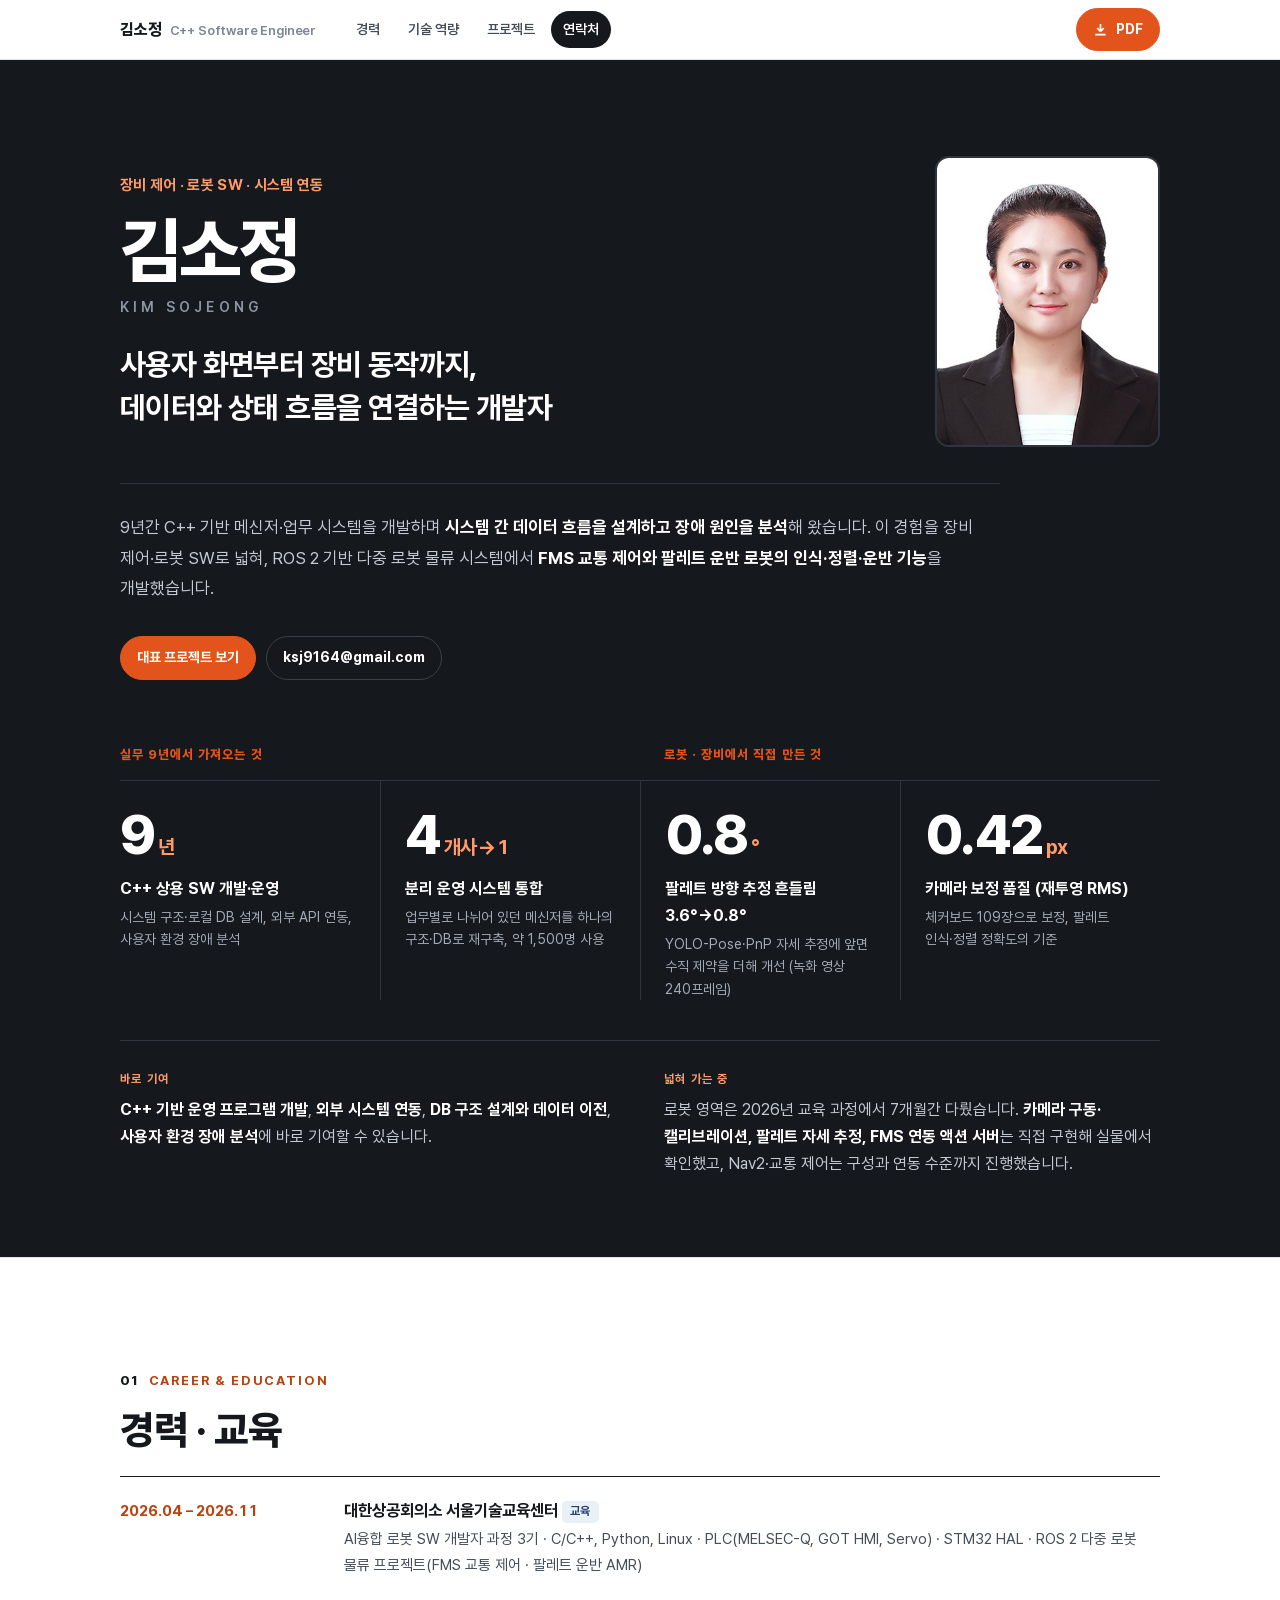
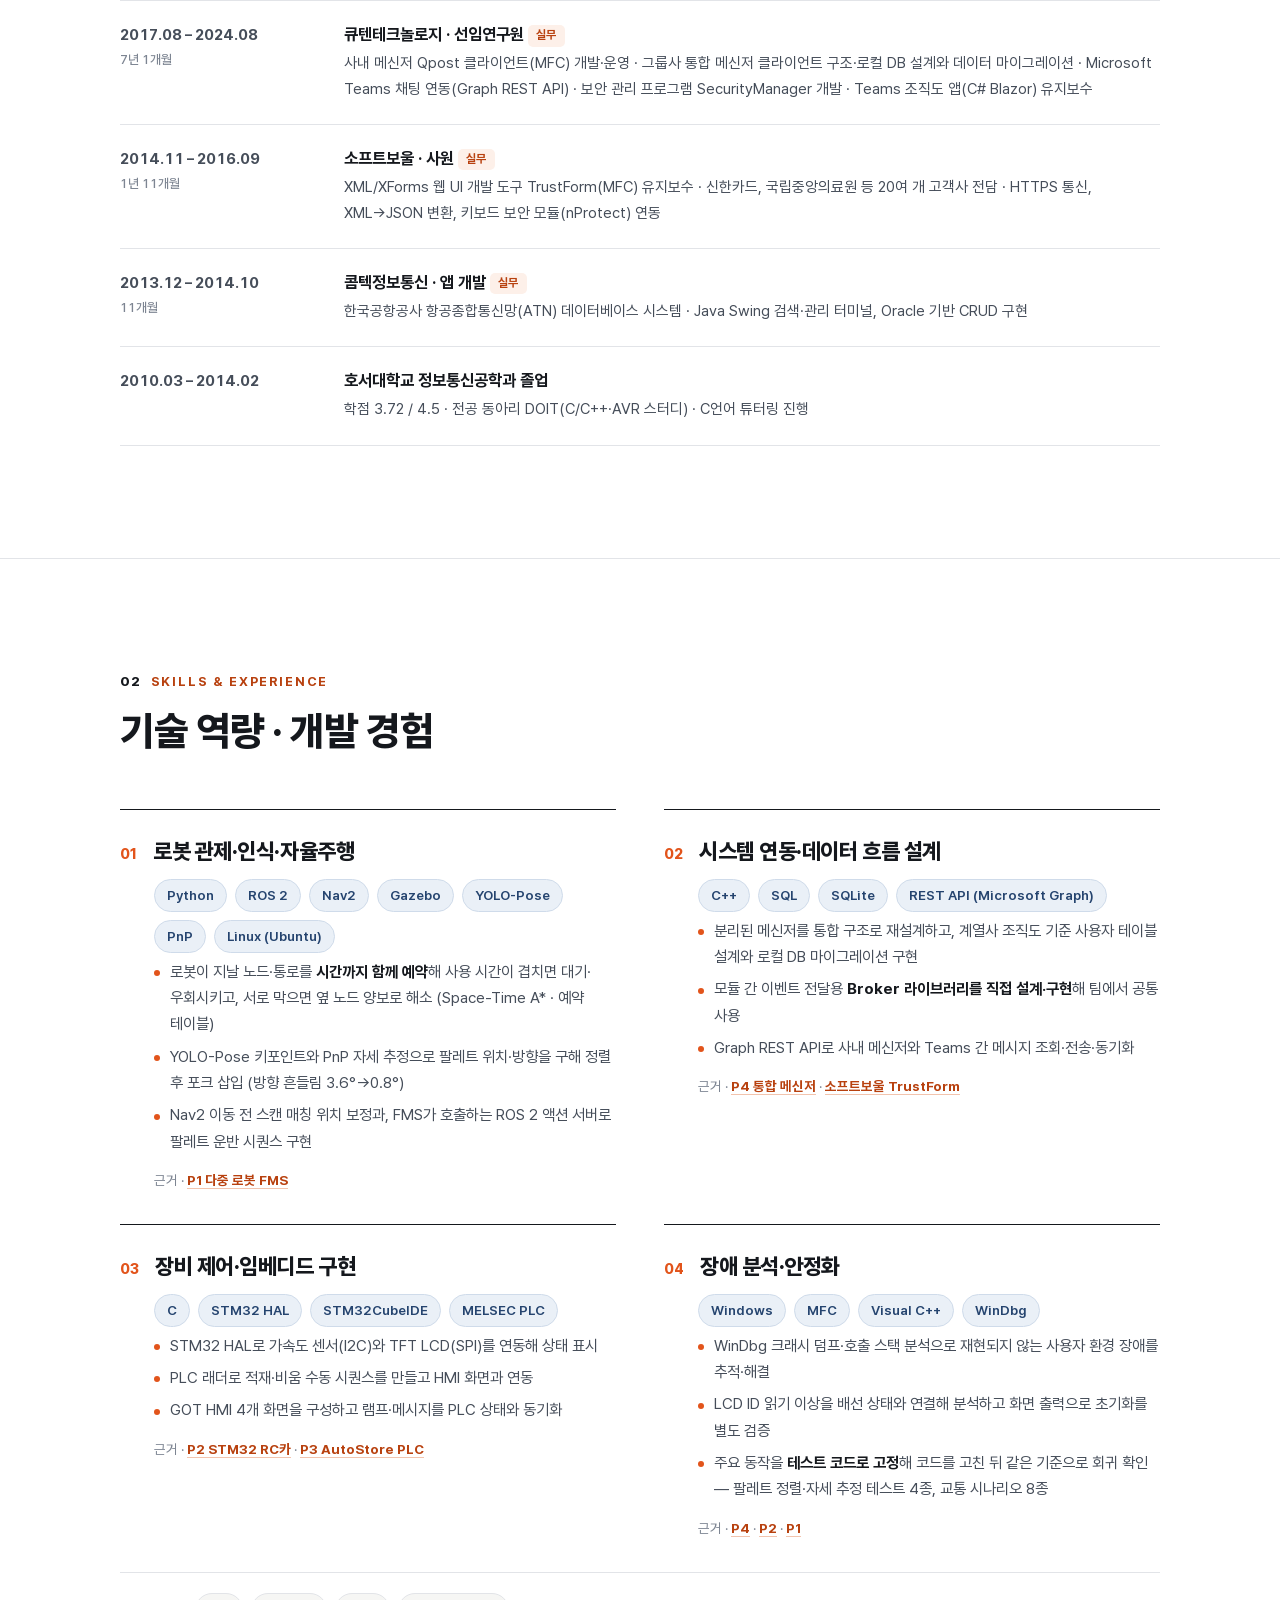
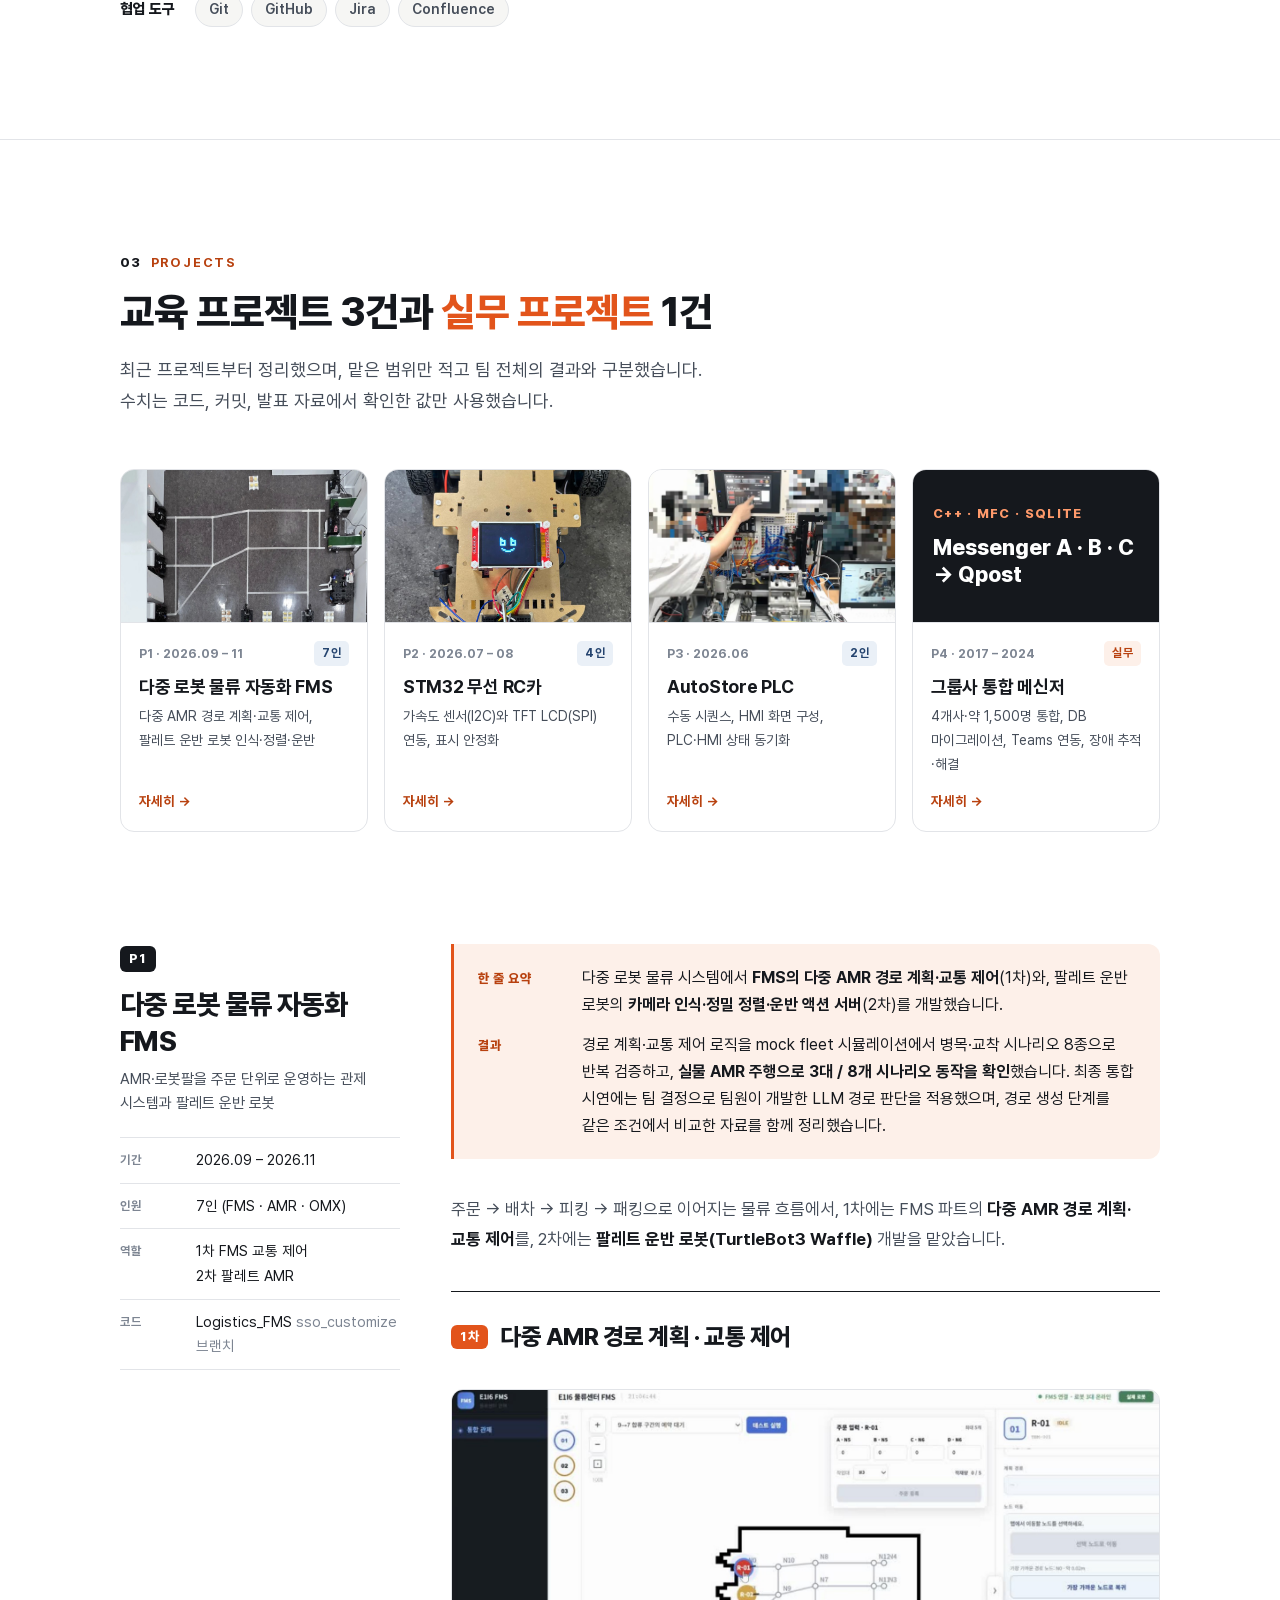
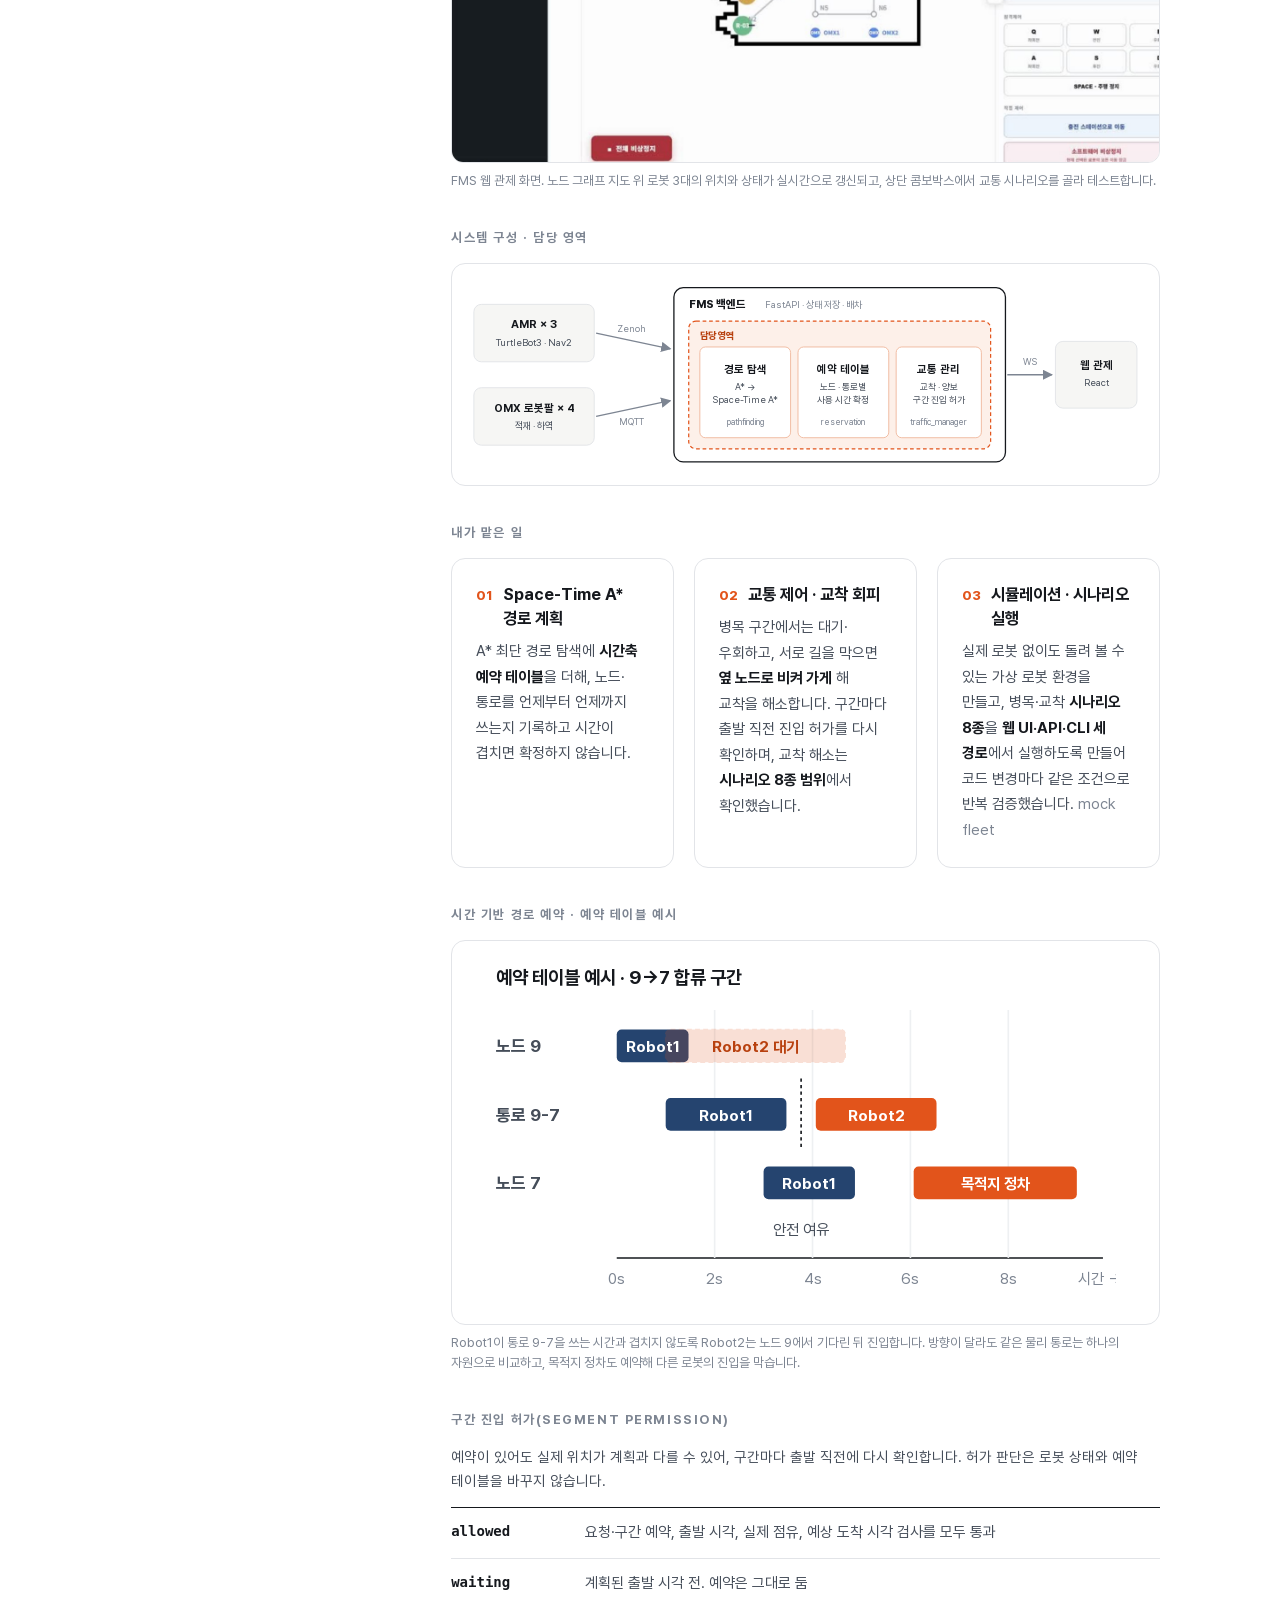
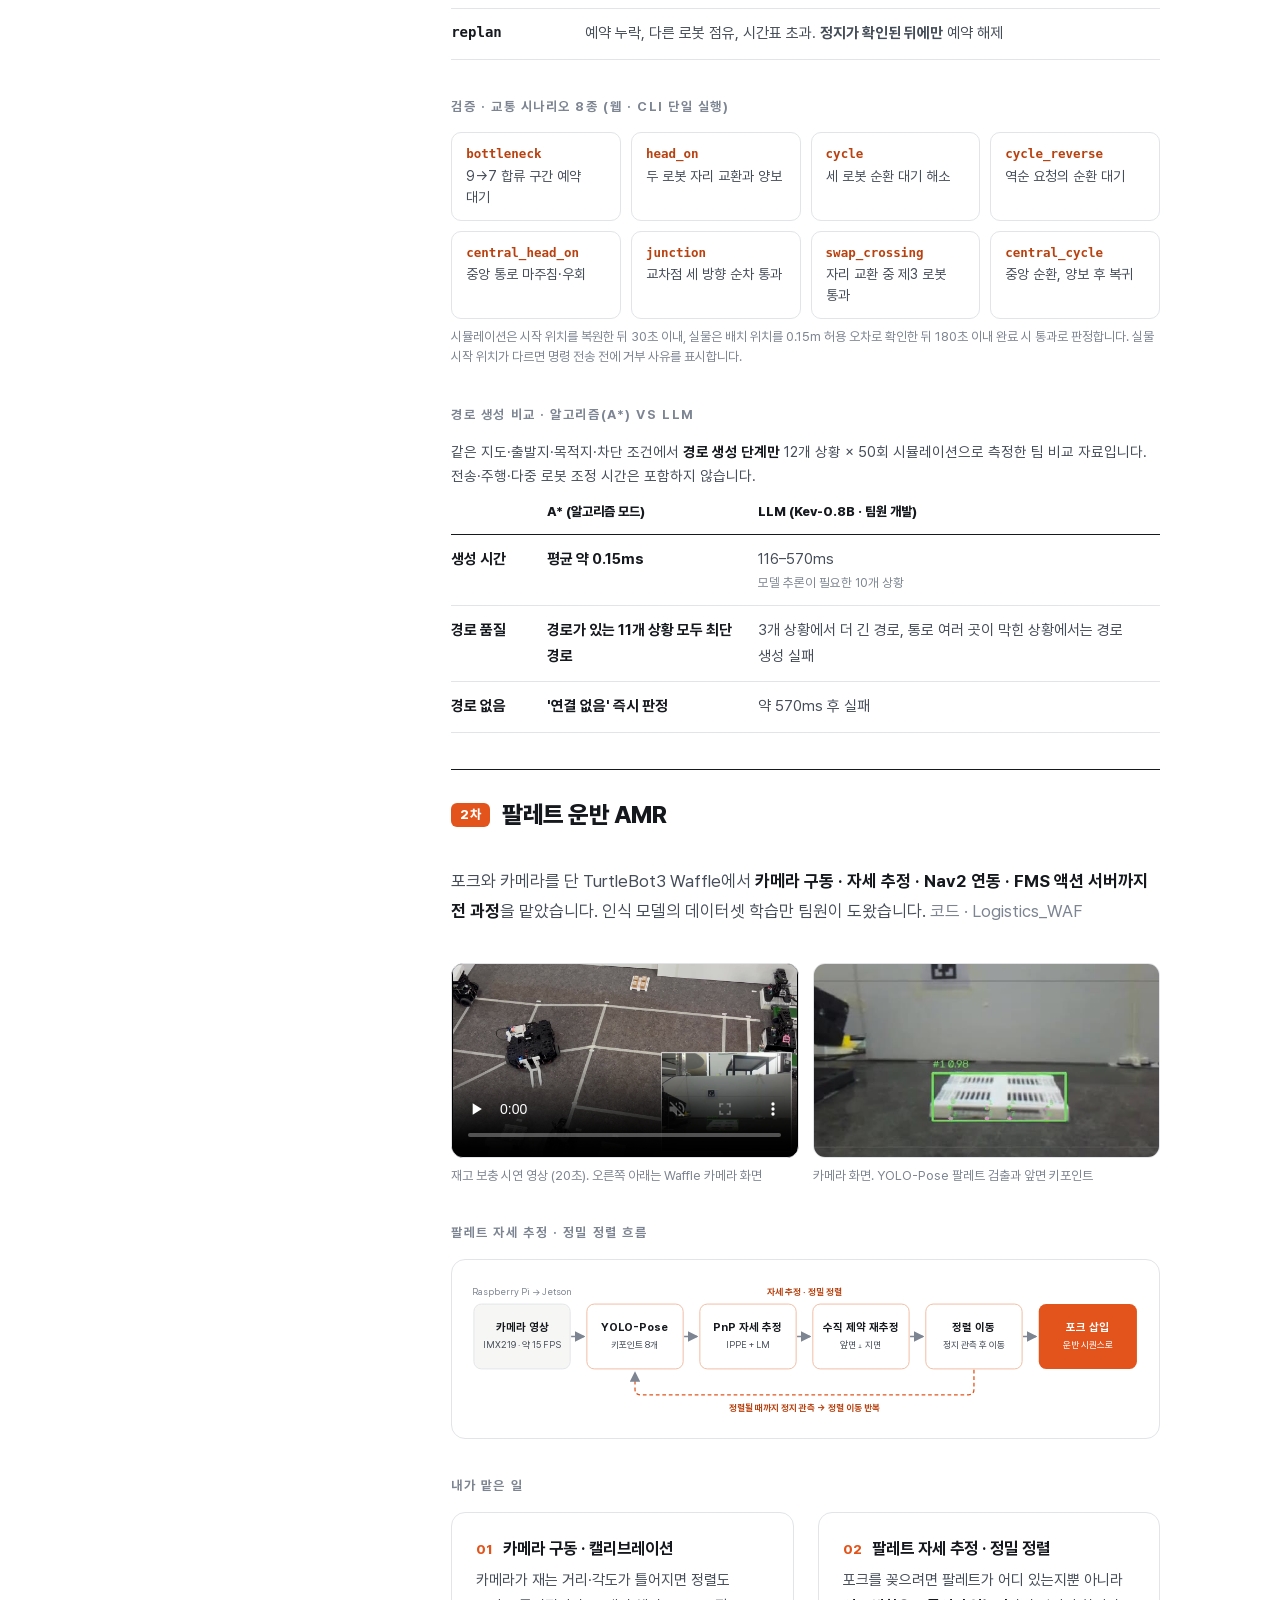
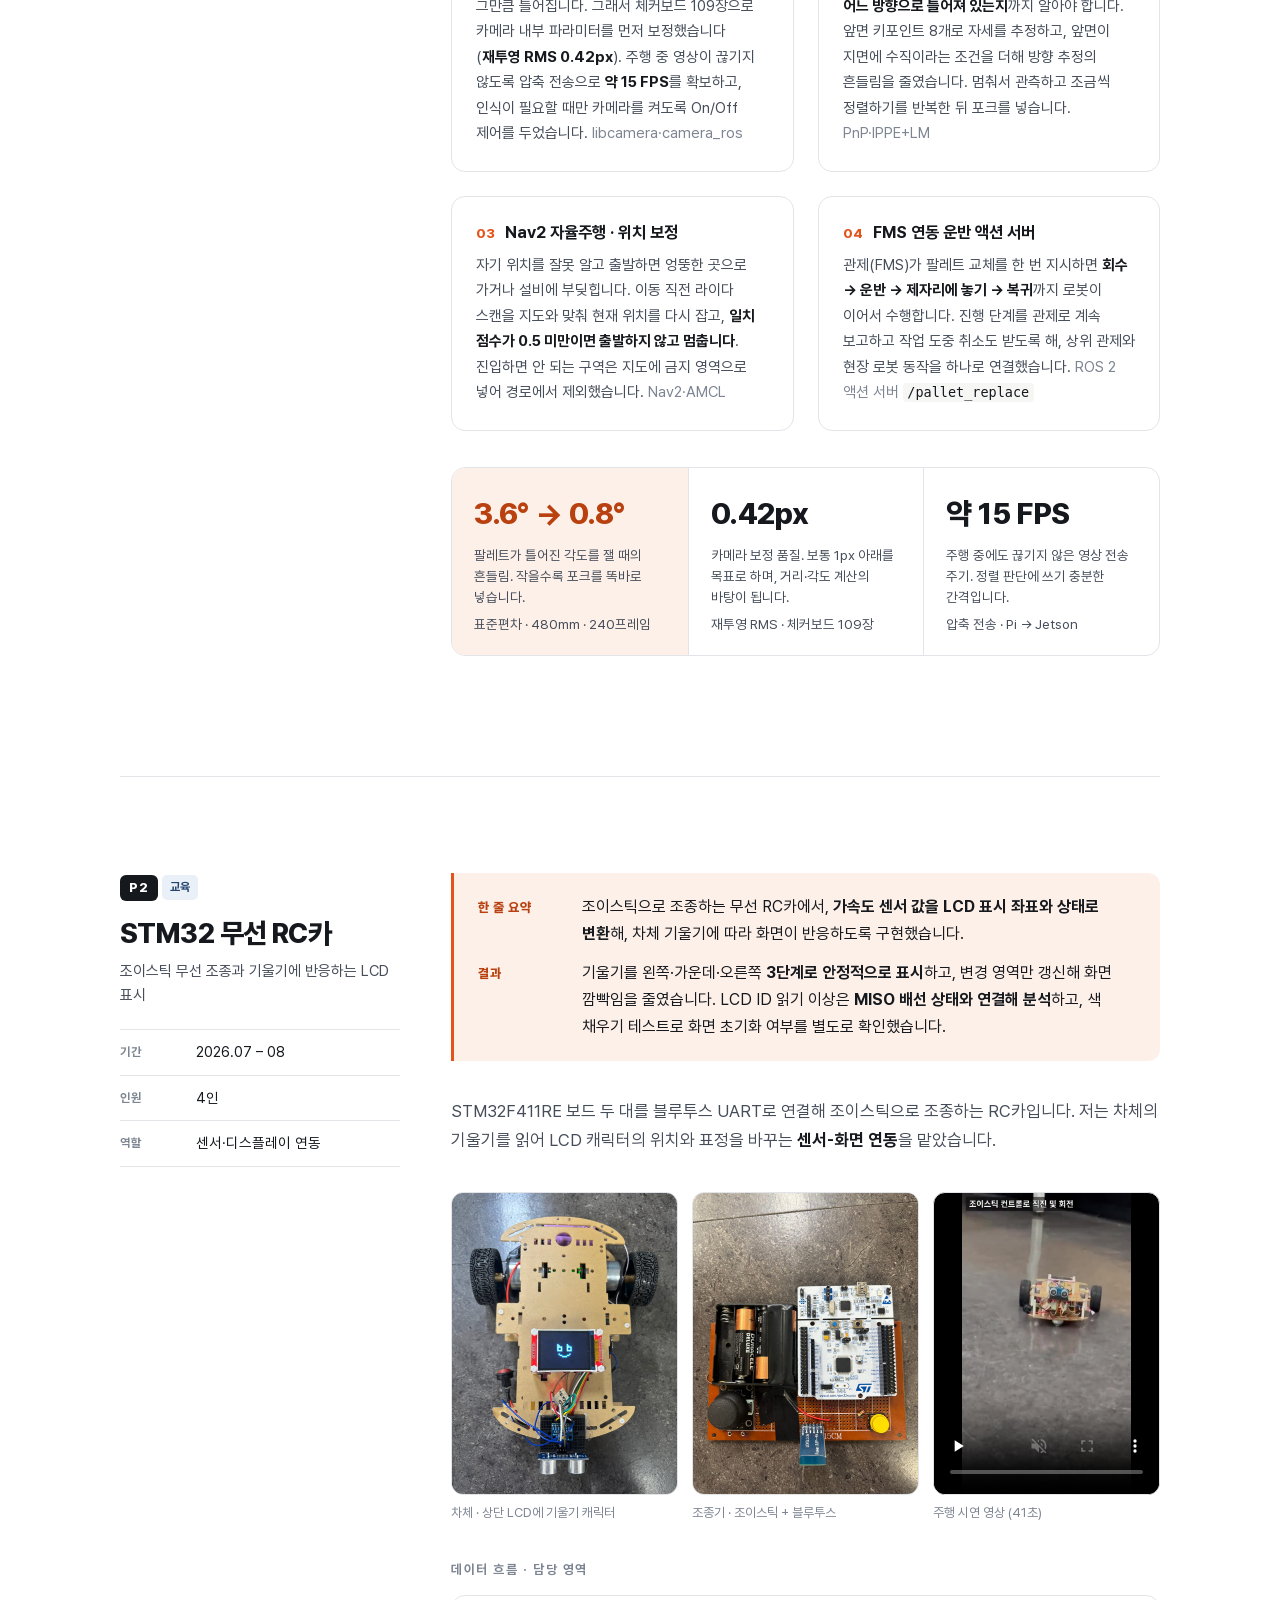
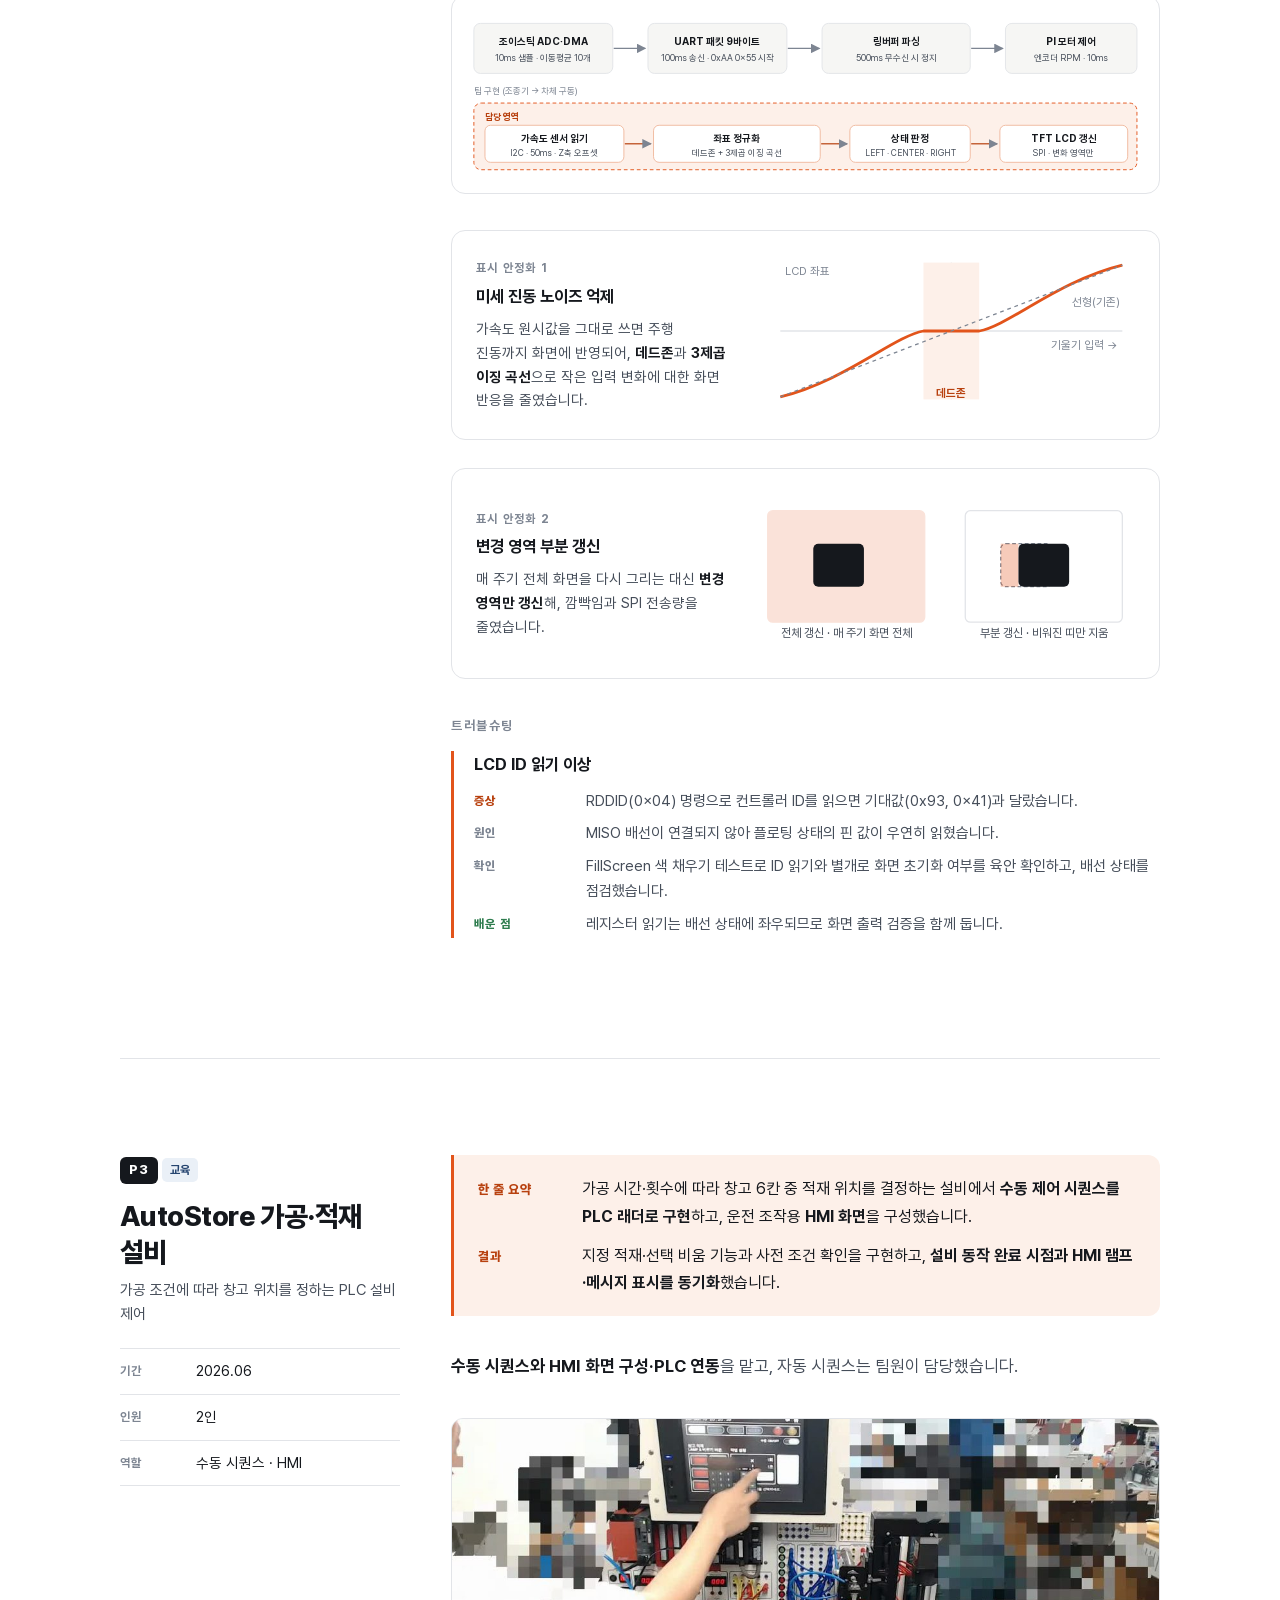
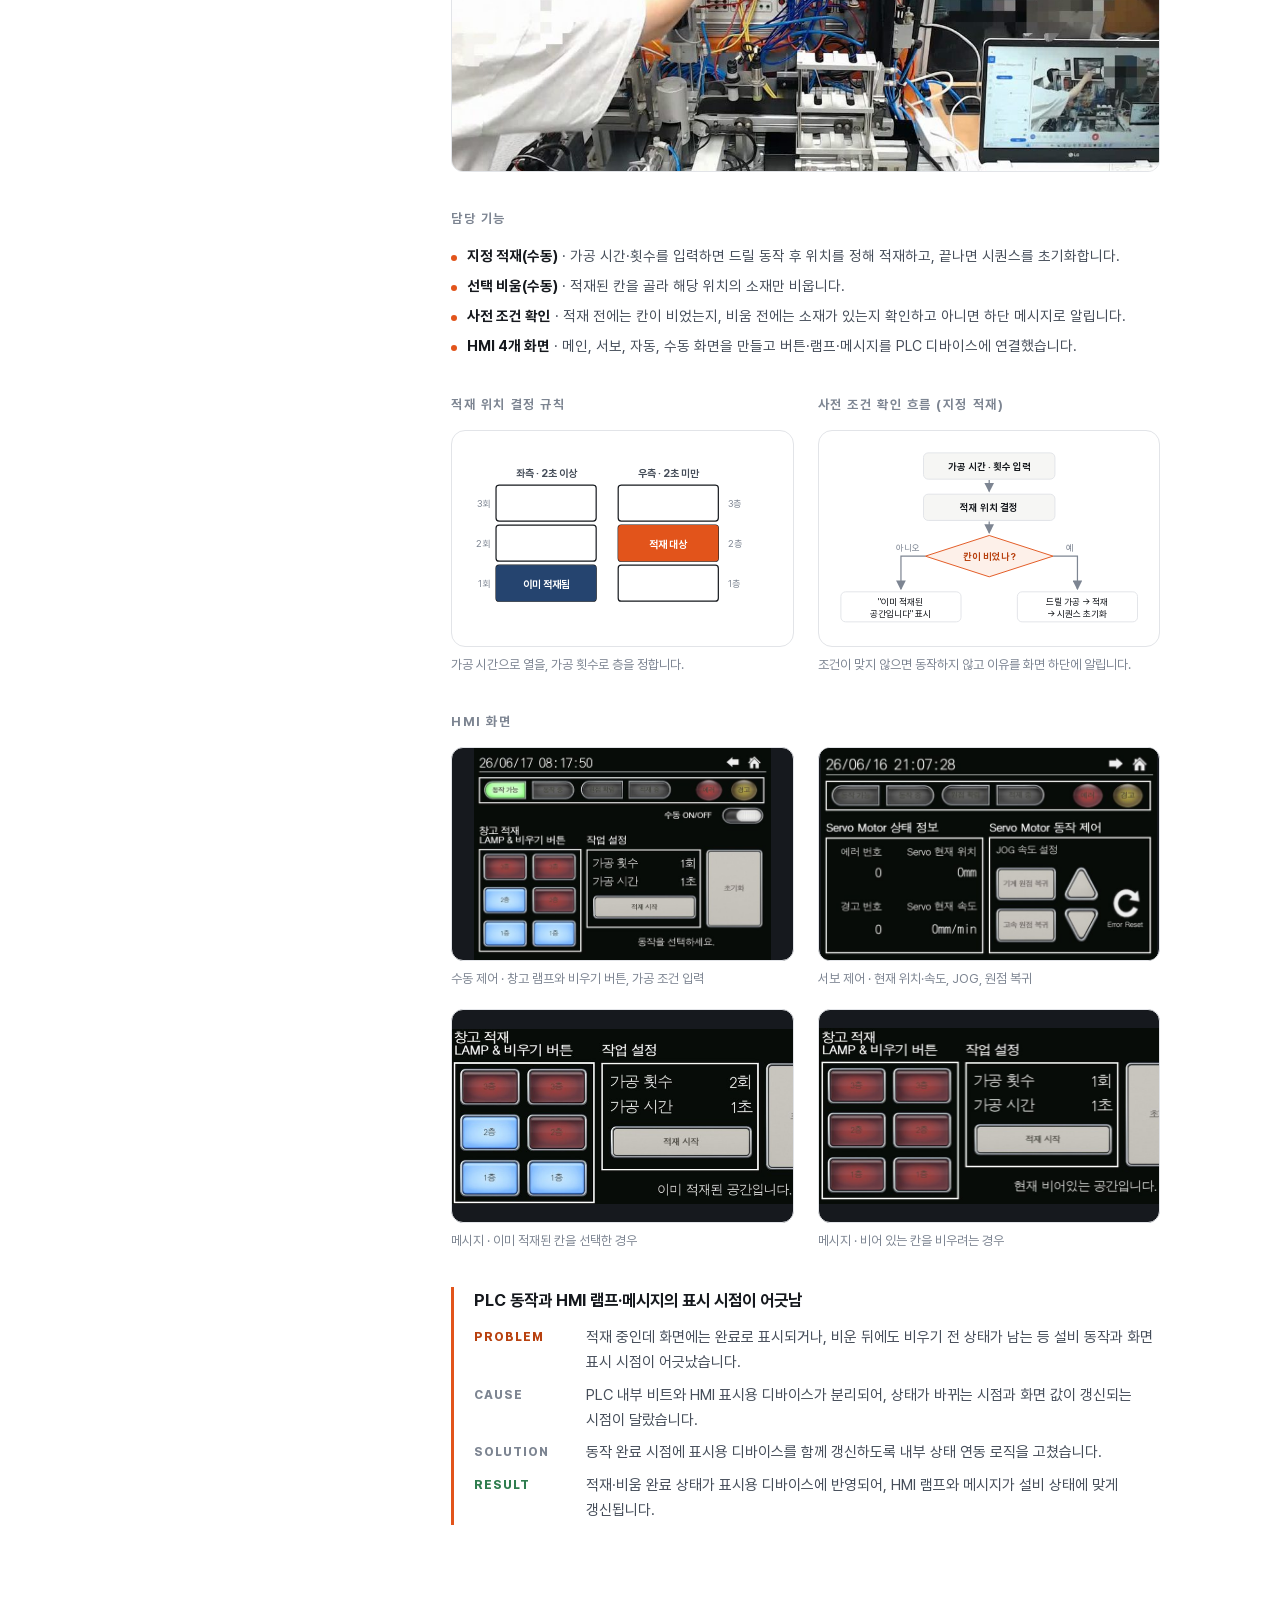
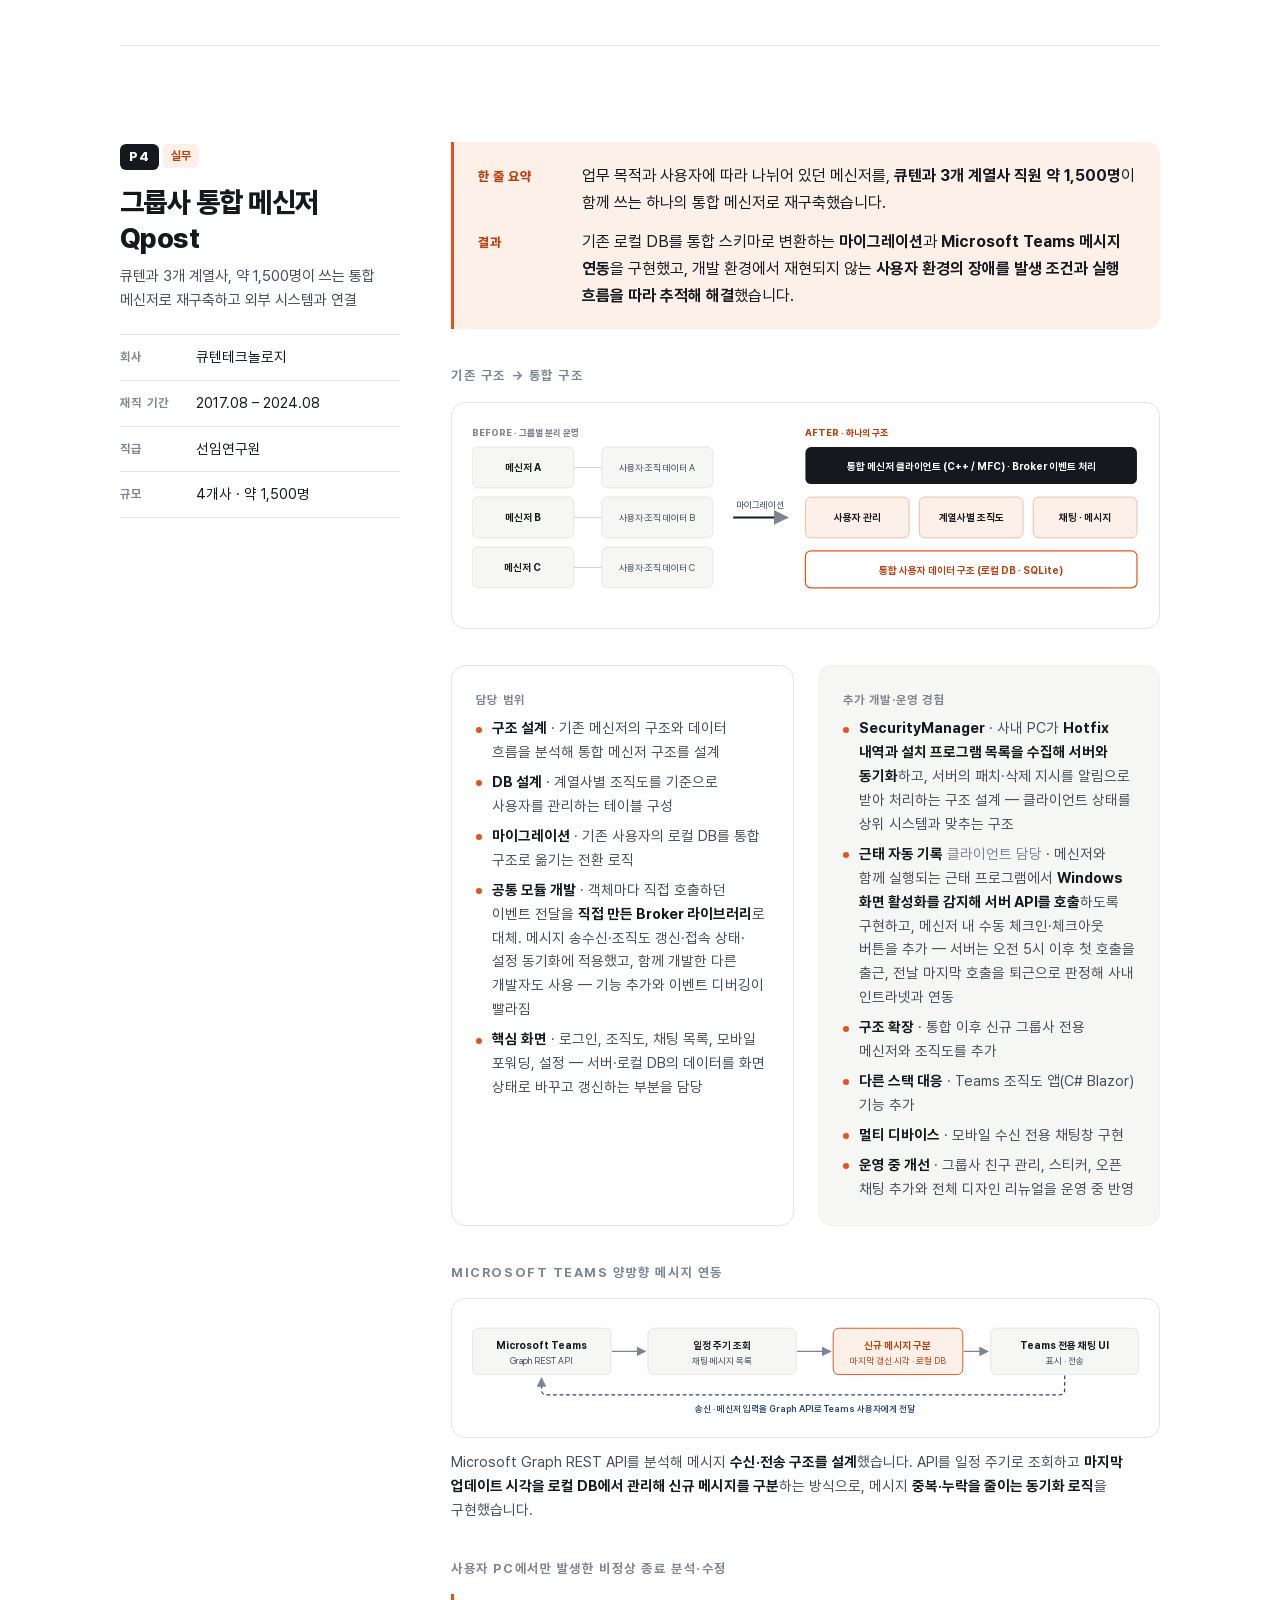
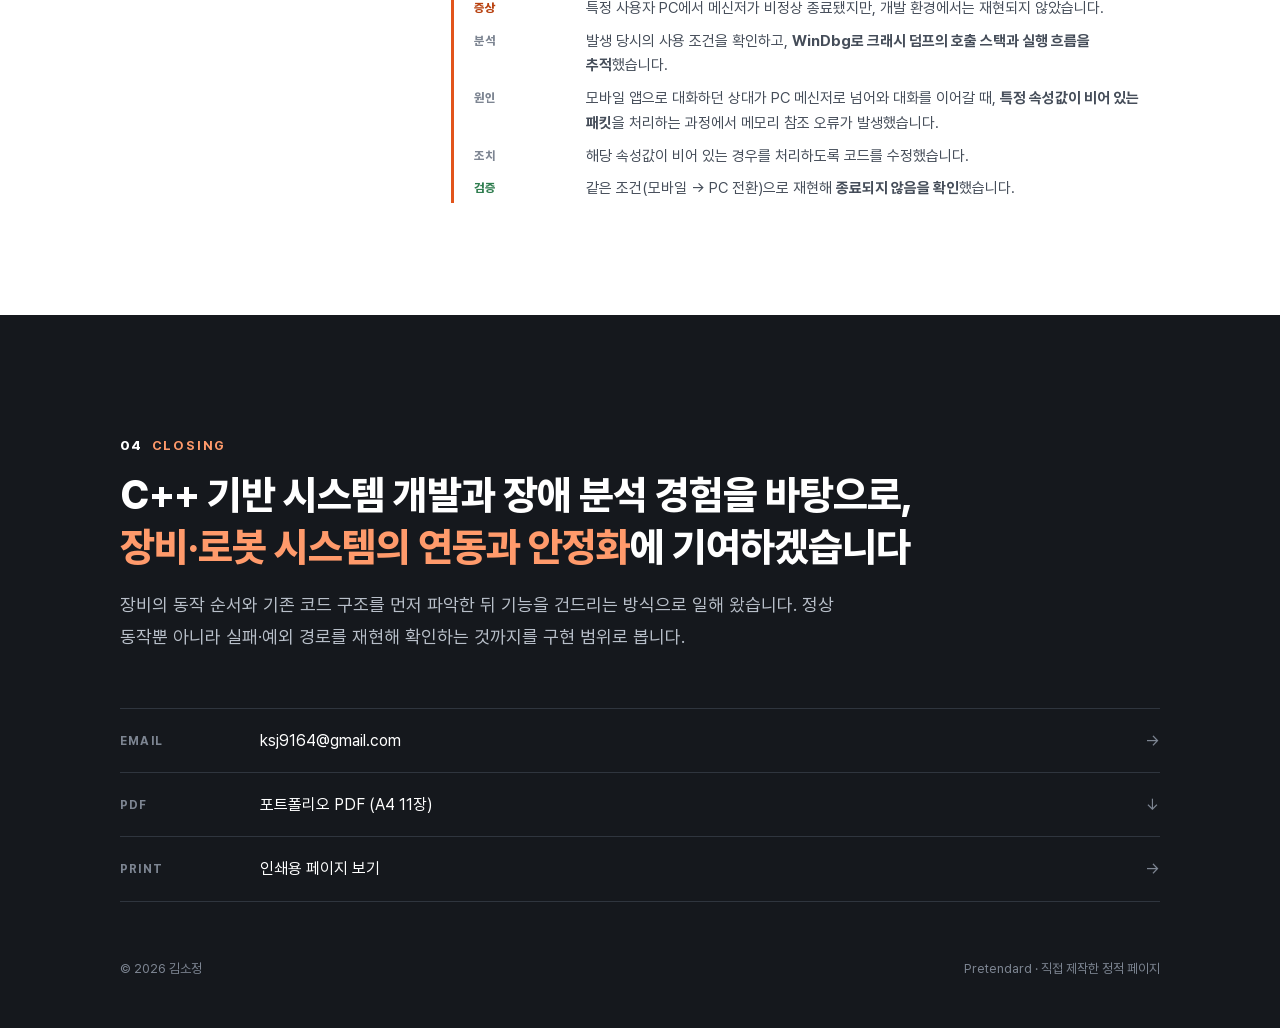
<file: index.html>
<!doctype html>
<html lang="ko">
<head>
<meta charset="utf-8">
<meta name="viewport" content="width=device-width,initial-scale=1">
<title>김소정 포트폴리오</title>
<meta name="description" content="김소정 | 장비 제어·로봇 SW 개발자 (다중 로봇 관제·장비 연동). C++ 실무 9년, ROS 2 다중 로봇 FMS 경로 예약·교착 해소.">
<meta name="author" content="김소정">
<meta property="og:title" content="김소정 · 로봇 SW 포트폴리오">
<meta property="og:description" content="C++ 실무 9년 · 다중 로봇 FMS 경로 예약·교착 해소 · STM32 · PLC">
<meta property="og:image" content="https://sojeong-grotto.github.io/assets/fms_ui.jpg">
<meta name="theme-color" content="#15181d">
<link rel="stylesheet" href="web.css?v=53cd6225">
<!-- 이 파일은 web.src.html에서 생성됩니다. 수정은 web.src.html에서 하고 ./build.sh를 실행하세요. -->
</head>
<body>
<a class="skip" href="#main">본문으로 건너뛰기</a>

<header class="nav">
  <div class="wrap">
    <a class="brand" href="#top">김소정<span>C++ Software Engineer</span></a>
    <nav class="menu" aria-label="섹션">
      <a href="#career">경력</a>
      <a href="#about">기술 역량</a>
      <a href="#projects">프로젝트</a>
      <a href="#contact">연락처</a>
    </nav>
    <a class="btn solid" href="김소정_로봇SW_포트폴리오.pdf" download>
      <svg viewBox="0 0 16 16" fill="none" stroke="currentColor" stroke-width="1.8" aria-hidden="true"><path d="M8 2v8m0 0L4.5 6.5M8 10l3.5-3.5M2.5 13.5h11"/></svg>PDF</a>
  </div>
</header>

<main id="main">
<!-- =============================== HERO =============================== -->
<section class="hero" id="top">
  <div class="wrap">
    <div class="top">
      <div>
        <div class="role">장비 제어 · 로봇 SW · 시스템 연동</div>
        <h1>김소정<small>KIM SOJEONG</small></h1>
        <p class="headline" style="color:#fff">사용자 화면부터 장비 동작까지,<br>데이터와 상태 흐름을 연결하는 개발자</p>
      </div>
      <div class="photo"><img src="assets/photo.jpg" alt="김소정 증명사진" width="225" height="291"></div>
    </div>
    <p class="summary">9년간 C++ 기반 메신저·업무 시스템을 개발하며 <b>시스템 간 데이터 흐름을 설계하고 장애 원인을 분석</b>해 왔습니다. 이 경험을 장비 제어·로봇 SW로 넓혀, ROS 2 기반 다중 로봇 물류 시스템에서 <b>FMS 교통 제어와 팔레트 운반 로봇의 인식·정렬·운반 기능</b>을 개발했습니다.</p>
    <div class="cta">
      <a class="btn solid" href="#p1">대표 프로젝트 보기</a>
      <a class="btn ghost" href="mailto:ksj9164@gmail.com">ksj9164@gmail.com</a>
    </div>

    <div class="kpi-groups">
      <div>실무 9년에서 가져오는 것</div>
      <div>로봇 · 장비에서 직접 만든 것</div>
    </div>
    <div class="kpis">
      <div class="kpi"><div class="n">9<span>년</span></div><div class="t">C++ 상용 SW 개발·운영</div><div class="d">시스템 구조·로컬 DB 설계, 외부 API 연동, 사용자 환경 장애 분석</div></div>
      <div class="kpi mid"><div class="n">4<span>개사 → 1</span></div><div class="t">분리 운영 시스템 통합</div><div class="d">업무별로 나뉘어 있던 메신저를 하나의 구조·DB로 재구축, 약 1,500명 사용</div></div>
      <div class="kpi"><div class="n">0.8<span>°</span></div><div class="t">팔레트 방향 추정 흔들림 3.6°→0.8°</div><div class="d">YOLO-Pose·PnP 자세 추정에 앞면 수직 제약을 더해 개선 (녹화 영상 240프레임)</div></div>
      <div class="kpi"><div class="n">0.42<span>px</span></div><div class="t">카메라 보정 품질 (재투영 RMS)</div><div class="d">체커보드 109장으로 보정, 팔레트 인식·정렬 정확도의 기준</div></div>
    </div>

    <div class="focus">
      <div><span class="label">바로 기여</span><p><b>C++ 기반 운영 프로그램 개발</b>, <b>외부 시스템 연동</b>, <b>DB 구조 설계와 데이터 이전</b>, <b>사용자 환경 장애 분석</b>에 바로 기여할 수 있습니다.</p></div>
      <div><span class="label">넓혀 가는 중</span><p>로봇 영역은 2026년 교육 과정에서 7개월간 다뤘습니다. <b>카메라 구동·캘리브레이션, 팔레트 자세 추정, FMS 연동 액션 서버</b>는 직접 구현해 실물에서 확인했고, Nav2·교통 제어는 구성과 연동 수준까지 진행했습니다.</p></div>
    </div>
  </div>
</section>

<!-- =============================== CAREER =============================== -->
<section class="sec" id="career">
  <div class="wrap">
    <div class="head" style="margin-bottom:8px">
      <div class="eyebrow"><b>01</b>Career &amp; Education</div>
      <h2 class="title">경력 · 교육</h2>
    </div>
        <div class="tl">
          <div class="item now"><div class="when">2026.04 – 2026.11</div><div class="what"><h4>대한상공회의소 서울기술교육센터 <span class="tag edu">교육</span></h4><p>AI융합 로봇 SW 개발자 과정 3기 · C/C++, Python, Linux · PLC(MELSEC-Q, GOT HMI, Servo) · STM32 HAL · ROS 2 다중 로봇 물류 프로젝트(FMS 교통 제어 · 팔레트 운반 AMR)</p></div></div>
          <div class="item"><div class="when">2017.08 – 2024.08<small>7년 1개월</small></div><div class="what"><h4>큐텐테크놀로지 · 선임연구원 <span class="tag work">실무</span></h4><p>사내 메신저 Qpost 클라이언트(MFC) 개발·운영 · 그룹사 통합 메신저 클라이언트 구조·로컬 DB 설계와 데이터 마이그레이션 · Microsoft Teams 채팅 연동(Graph REST API) · 보안 관리 프로그램 SecurityManager 개발 · Teams 조직도 앱(C# Blazor) 유지보수</p></div></div>
          <div class="item"><div class="when">2014.11 – 2016.09<small>1년 11개월</small></div><div class="what"><h4>소프트보울 · 사원 <span class="tag work">실무</span></h4><p>XML/XForms 웹 UI 개발 도구 TrustForm(MFC) 유지보수 · 신한카드, 국립중앙의료원 등 20여 개 고객사 전담 · HTTPS 통신, XML→JSON 변환, 키보드 보안 모듈(nProtect) 연동</p></div></div>
          <div class="item"><div class="when">2013.12 – 2014.10<small>11개월</small></div><div class="what"><h4>콤텍정보통신 · 앱 개발 <span class="tag work">실무</span></h4><p>한국공항공사 항공종합통신망(ATN) 데이터베이스 시스템 · Java Swing 검색·관리 터미널, Oracle 기반 CRUD 구현</p></div></div>
          <div class="item"><div class="when">2010.03 – 2014.02</div><div class="what"><h4>호서대학교 정보통신공학과 졸업</h4><p>학점 3.72 / 4.5 · 전공 동아리 DOIT(C/C++·AVR 스터디) · C언어 튜터링 진행</p></div></div>
        </div>
  </div>
</section>

<!-- =============================== ABOUT =============================== -->
<section class="sec" id="about">
  <div class="wrap">
    <div class="head">
      <div class="eyebrow"><b>02</b>Skills &amp; Experience</div>
      <h2 class="title">기술 역량 · 개발 경험</h2>
    </div>
    <div class="cx">
      <div class="cxb">
        <div class="cxh"><span class="cxn">01</span><h3>로봇 관제·인식·자율주행</h3></div>
        <div class="cxk"><span>Python</span><span>ROS 2</span><span>Nav2</span><span>Gazebo</span><span>YOLO-Pose</span><span>PnP</span><span>Linux (Ubuntu)</span></div>
        <ul class="dots"><li>로봇이 지날 노드·통로를 <b>시간까지 함께 예약</b>해 사용 시간이 겹치면 대기·우회시키고, 서로 막으면 옆 노드 양보로 해소 (Space-Time A* · 예약 테이블)</li><li>YOLO-Pose 키포인트와 PnP 자세 추정으로 팔레트 위치·방향을 구해 정렬 후 포크 삽입 (방향 흔들림 3.6°→0.8°)</li><li>Nav2 이동 전 스캔 매칭 위치 보정과, FMS가 호출하는 ROS 2 액션 서버로 팔레트 운반 시퀀스 구현</li></ul>
        <div class="cxe">근거 · <a href="#p1">P1 다중 로봇 FMS</a></div>
      </div>
      <div class="cxb">
        <div class="cxh"><span class="cxn">02</span><h3>시스템 연동·데이터 흐름 설계</h3></div>
        <div class="cxk"><span>C++</span><span>SQL</span><span>SQLite</span><span>REST API (Microsoft Graph)</span></div>
        <ul class="dots"><li>분리된 메신저를 통합 구조로 재설계하고, 계열사 조직도 기준 사용자 테이블 설계와 로컬 DB 마이그레이션 구현</li><li>모듈 간 이벤트 전달용 <b>Broker 라이브러리를 직접 설계·구현</b>해 팀에서 공통 사용</li><li>Graph REST API로 사내 메신저와 Teams 간 메시지 조회·전송·동기화</li></ul>
        <div class="cxe">근거 · <a href="#p4">P4 통합 메신저</a> · <a href="#career">소프트보울 TrustForm</a></div>
      </div>
      <div class="cxb">
        <div class="cxh"><span class="cxn">03</span><h3>장비 제어·임베디드 구현</h3></div>
        <div class="cxk"><span>C</span><span>STM32 HAL</span><span>STM32CubeIDE</span><span>MELSEC PLC</span></div>
        <ul class="dots"><li>STM32 HAL로 가속도 센서(I2C)와 TFT LCD(SPI)를 연동해 상태 표시</li><li>PLC 래더로 적재·비움 수동 시퀀스를 만들고 HMI 화면과 연동</li><li>GOT HMI 4개 화면을 구성하고 램프·메시지를 PLC 상태와 동기화</li></ul>
        <div class="cxe">근거 · <a href="#p2">P2 STM32 RC카</a> · <a href="#p3">P3 AutoStore PLC</a></div>
      </div>
      <div class="cxb">
        <div class="cxh"><span class="cxn">04</span><h3>장애 분석·안정화</h3></div>
        <div class="cxk"><span>Windows</span><span>MFC</span><span>Visual C++</span><span>WinDbg</span></div>
        <ul class="dots"><li>WinDbg 크래시 덤프·호출 스택 분석으로 재현되지 않는 사용자 환경 장애를 추적·해결</li><li>LCD ID 읽기 이상을 배선 상태와 연결해 분석하고 화면 출력으로 초기화를 별도 검증</li><li>주요 동작을 <b>테스트 코드로 고정</b>해 코드를 고친 뒤 같은 기준으로 회귀 확인 — 팔레트 정렬·자세 추정 테스트 4종, 교통 시나리오 8종</li></ul>
        <div class="cxe">근거 · <a href="#p4">P4</a> · <a href="#p2">P2</a> · <a href="#p1">P1</a></div>
      </div>
    </div>
    <div class="cxc"><span class="cxl">협업 도구</span><span>Git</span><i>/</i><span>GitHub</span><i>/</i><span>Jira</span><i>/</i><span>Confluence</span></div>
  </div>
</section>

<!-- =============================== PROJECTS =============================== -->
<section class="sec" id="projects">
  <div class="wrap">
    <div class="head">
      <div class="eyebrow"><b>03</b>Projects</div>
      <h2 class="title">교육 프로젝트 3건과 <em>실무 프로젝트</em> 1건</h2>
      <p class="lead" style="max-width:none">최근 프로젝트부터 정리했으며, 맡은 범위만 적고 팀 전체의 결과와 구분했습니다.<br class="br-d"> 수치는 코드, 커밋, 발표 자료에서 확인한 값만 사용했습니다.</p>
    </div>

    <div class="pcards">
      <a class="pcard" href="#p1"><div class="thumb"><img src="assets/p1_testbed.jpg" alt="다중 로봇 물류 테스트베드 전경. 왼쪽 선반에 AMR, 오른쪽에 컨베이어와 로봇팔, 포크를 단 운반 로봇이 있고 바닥에 노드 그래프 경로가 테이프로 표시되어 있다." loading="lazy"></div>
        <div class="body"><div class="pg"><span>P1 · 2026.09 – 11</span><span class="tag edu">7인</span></div><h3>다중 로봇 물류 자동화 FMS</h3><p>다중 AMR 경로 계획·교통 제어, 팔레트 운반 로봇 인식·정렬·운반</p><span class="go">자세히 →</span></div></a>
      <a class="pcard" href="#p2"><div class="thumb"><img src="assets/rc_car.jpg" alt="" style="object-position:center 55%" loading="lazy"></div>
        <div class="body"><div class="pg"><span>P2 · 2026.07 – 08</span><span class="tag edu">4인</span></div><h3>STM32 무선 RC카</h3><p>가속도 센서(I2C)와 TFT LCD(SPI) 연동, 표시 안정화</p><span class="go">자세히 →</span></div></a>
      <a class="pcard" href="#p3"><div class="thumb"><img src="assets/plc_rig.jpg" alt="" loading="lazy"></div>
        <div class="body"><div class="pg"><span>P3 · 2026.06</span><span class="tag edu">2인</span></div><h3>AutoStore PLC</h3><p>수동 시퀀스, HMI 화면 구성, PLC·HMI 상태 동기화</p><span class="go">자세히 →</span></div></a>
      <a class="pcard" href="#p4"><div class="thumb" style="background:var(--night);display:flex;flex-direction:column;justify-content:center;padding:20px;gap:8px">
          <span style="color:#ff9a6b;font-weight:800;font-size:13px;letter-spacing:.1em">C++ · MFC · SQLITE</span>
          <span style="color:#fff;font-weight:800;font-size:22px;line-height:1.25">Messenger A · B · C<br>→ Qpost</span></div>
        <div class="body"><div class="pg"><span>P4 · 2017 – 2024</span><span class="tag work">실무</span></div><h3>그룹사 통합 메신저</h3><p>4개사·약 1,500명 통합, DB 마이그레이션, Teams 연동, 장애 추적·해결</p><span class="go">자세히 →</span></div></a>
    </div>

    <!-- ---------- P1 ---------- -->
    <article class="project" id="p1" style="margin-top:clamp(72px,10vw,112px)">
      <aside class="aside">
        <span class="pno">P1</span>
        <h3>다중 로봇 물류 자동화 FMS</h3>
        <p class="sub">AMR·로봇팔을 주문 단위로 운영하는 관제 시스템과 팔레트 운반 로봇</p>
        <div class="meta">
          <div><span class="label">기간</span><span>2026.09 – 2026.11</span></div>
          <div><span class="label">인원</span><span>7인 (FMS · AMR · OMX)</span></div>
          <div><span class="label">역할</span><span>1차 FMS 교통 제어<br>2차 팔레트 AMR</span></div>
          <div><span class="label">코드</span><span><a href="https://github.com/E1I6-Logistics/Logistics_FMS/tree/sso_customize" target="_blank" rel="noopener">Logistics_FMS</a> <span class="muted">sso_customize 브랜치</span></span></div>
        </div>
      </aside>
      <div class="content">
        <div class="tldr">
          <div><span class="tl-l">한 줄 요약</span><p>다중 로봇 물류 시스템에서 <b>FMS의 다중 AMR 경로 계획·교통 제어</b>(1차)와, 팔레트 운반 로봇의 <b>카메라 인식·정밀 정렬·운반 액션 서버</b>(2차)를 개발했습니다.</p></div>
          <div><span class="tl-l">결과</span><p>경로 계획·교통 제어 로직을 mock fleet 시뮬레이션에서 병목·교착 시나리오 8종으로 반복 검증하고, <b>실물 AMR 주행으로 3대 / 8개 시나리오 동작을 확인</b>했습니다. 최종 통합 시연에는 팀 결정으로 팀원이 개발한 LLM 경로 판단을 적용했으며, 경로 생성 단계를 같은 조건에서 비교한 자료를 함께 정리했습니다.</p></div>
        </div>
        <p class="intro">주문 → 배차 → 피킹 → 패킹으로 이어지는 물류 흐름에서, 1차에는 FMS 파트의 <b>다중 AMR 경로 계획·교통 제어</b>를, 2차에는 <b>팔레트 운반 로봇(TurtleBot3 Waffle)</b> 개발을 맡았습니다.</p>

        <h3 class="phase"><span>1차</span>다중 AMR 경로 계획 · 교통 제어</h3>
        <figure>
          <a class="shot" href="assets/fms_ui.jpg" target="_blank" rel="noopener"><img src="assets/fms_ui.jpg" alt="FMS 웹 관제 화면: 노드 그래프 지도 위 로봇 3대와 주문 입력, 시나리오 실행 UI" loading="lazy"></a>
          <figcaption class="cap">FMS 웹 관제 화면. 노드 그래프 지도 위 로봇 3대의 위치와 상태가 실시간으로 갱신되고, 상단 콤보박스에서 교통 시나리오를 골라 테스트합니다.</figcaption>
        </figure>
        <div>
          <div class="blocktitle">시스템 구성 · 담당 영역</div>
          <div class="diagram scroll-x"><svg data-name="p1-arch" viewBox="0 0 720 196" width="100%" role="img" aria-label="AMR은 Zenoh, 로봇팔은 MQTT로 FMS 백엔드에 연결되고, 웹 UI와는 WebSocket으로 연결된다. 담당 영역은 경로 탐색, 예약 테이블, 교통 관리 모듈이다.">
    <defs><marker id="ar" markerWidth="8" markerHeight="8" refX="7" refY="4" orient="auto"><path d="M0,0 L8,4 L0,8 z" fill="#7d8592"/></marker></defs>
    <g font-size="12">
      <rect x="2" y="22" width="130" height="62" rx="8" fill="#f6f6f4" stroke="#e2e4e8"/>
      <text x="67" y="48" text-anchor="middle" font-weight="700" fill="#15181d">AMR × 3</text>
      <text x="67" y="67" text-anchor="middle" font-size="10.5" fill="#454d59">TurtleBot3 · Nav2</text>
      <rect x="2" y="112" width="130" height="62" rx="8" fill="#f6f6f4" stroke="#e2e4e8"/>
      <text x="67" y="138" text-anchor="middle" font-weight="700" fill="#15181d">OMX 로봇팔 × 4</text>
      <text x="67" y="157" text-anchor="middle" font-size="10.5" fill="#454d59">적재 · 하역</text>
      <line x1="134" y1="53" x2="214" y2="70" stroke="#7d8592" stroke-width="1.4" marker-end="url(#ar)"/>
      <text x="172" y="52" text-anchor="middle" font-size="10" fill="#7d8592">Zenoh</text>
      <line x1="134" y1="143" x2="214" y2="126" stroke="#7d8592" stroke-width="1.4" marker-end="url(#ar)"/>
      <text x="172" y="152" text-anchor="middle" font-size="10" fill="#7d8592">MQTT</text>

      <rect x="218" y="4" width="358" height="188" rx="10" fill="#fff" stroke="#15181d" stroke-width="1.4"/>
      <text x="234" y="26" font-weight="800" fill="#15181d">FMS 백엔드</text>
      <text x="316" y="26" font-size="10.5" fill="#7d8592">FastAPI · 상태 저장 · 배차</text>
      <rect x="234" y="40" width="326" height="138" rx="8" fill="#fdf0e9" stroke="#e2541b" stroke-width="1.3" stroke-dasharray="4 3"/>
      <text x="246" y="59" font-size="10.5" font-weight="800" fill="#b8410f">담당 영역</text>
      <rect x="246" y="68" width="98" height="98" rx="6" fill="#fff" stroke="#f0b99e"/>
      <text x="295" y="96" text-anchor="middle" font-weight="700" fill="#15181d">경로 탐색</text>
      <text x="295" y="114" text-anchor="middle" font-size="10" fill="#454d59">A* →</text>
      <text x="295" y="128" text-anchor="middle" font-size="10" fill="#454d59">Space-Time A*</text>
      <text x="295" y="152" text-anchor="middle" font-size="9.5" fill="#7d8592">pathfinding</text>
      <rect x="352" y="68" width="98" height="98" rx="6" fill="#fff" stroke="#f0b99e"/>
      <text x="401" y="96" text-anchor="middle" font-weight="700" fill="#15181d">예약 테이블</text>
      <text x="401" y="114" text-anchor="middle" font-size="10" fill="#454d59">노드 · 통로별</text>
      <text x="401" y="128" text-anchor="middle" font-size="10" fill="#454d59">사용 시간 확정</text>
      <text x="401" y="152" text-anchor="middle" font-size="9.5" fill="#7d8592">reservation</text>
      <rect x="458" y="68" width="92" height="98" rx="6" fill="#fff" stroke="#f0b99e"/>
      <text x="504" y="96" text-anchor="middle" font-weight="700" fill="#15181d">교통 관리</text>
      <text x="504" y="114" text-anchor="middle" font-size="10" fill="#454d59">교착 · 양보</text>
      <text x="504" y="128" text-anchor="middle" font-size="10" fill="#454d59">구간 진입 허가</text>
      <text x="504" y="152" text-anchor="middle" font-size="9.5" fill="#7d8592">traffic_manager</text>

      <line x1="578" y1="98" x2="626" y2="98" stroke="#7d8592" stroke-width="1.4" marker-end="url(#ar)"/>
      <text x="602" y="88" text-anchor="middle" font-size="10" fill="#7d8592">WS</text>
      <rect x="630" y="62" width="88" height="72" rx="8" fill="#f6f6f4" stroke="#e2e4e8"/>
      <text x="674" y="92" text-anchor="middle" font-weight="700" fill="#15181d">웹 관제</text>
      <text x="674" y="110" text-anchor="middle" font-size="10.5" fill="#454d59">React</text>
    </g>
  </svg></div>
        </div>
        <div>
          <div class="blocktitle">내가 맡은 일</div>
          <div class="g3 roles">
            <div class="box"><h4><span>01</span>Space-Time A* 경로 계획</h4><p>A* 최단 경로 탐색에 <b>시간축 예약 테이블</b>을 더해, 노드·통로를 언제부터 언제까지 쓰는지 기록하고 시간이 겹치면 확정하지 않습니다.</p></div>
            <div class="box"><h4><span>02</span>교통 제어 · 교착 회피</h4><p>병목 구간에서는 대기·우회하고, 서로 길을 막으면 <b>옆 노드로 비켜 가게</b> 해 교착을 해소합니다. 구간마다 출발 직전 진입 허가를 다시 확인하며, 교착 해소는 <b>시나리오 8종 범위</b>에서 확인했습니다.</p></div>
            <div class="box"><h4><span>03</span>시뮬레이션 · 시나리오 실행</h4><p>실제 로봇 없이도 돌려 볼 수 있는 가상 로봇 환경을 만들고, 병목·교착 <b>시나리오 8종</b>을 <b>웹 UI·API·CLI 세 경로</b>에서 실행하도록 만들어 코드 변경마다 같은 조건으로 반복 검증했습니다. <span class="muted">mock fleet</span></p></div>
          </div>
        </div>
        <figure>
            <div class="blocktitle">시간 기반 경로 예약 · 예약 테이블 예시</div>
            <div class="diagram narrow"><svg data-name="p1-timeline" viewBox="0 0 380 210" width="100%" role="img" aria-label="예약 테이블 예시. Robot1이 통로 9-7을 먼저 예약하고, Robot2는 겹치는 시간을 피해 노드 9에서 기다린 뒤 통과한다.">
        <g font-size="11">
          <text x="0" y="14" font-weight="700" fill="#15181d" font-size="11.5">예약 테이블 예시 · 9→7 합류 구간</text>
          <line x1="74" y1="182" x2="372" y2="182" stroke="#15181d" stroke-width="1"/>
          <g fill="#7d8592" font-size="9.5" text-anchor="middle">
            <text x="74" y="198">0s</text><text x="134" y="198">2s</text><text x="194" y="198">4s</text><text x="254" y="198">6s</text><text x="314" y="198">8s</text><text x="370" y="198">시간 →</text>
          </g>
          <g stroke="#eef0f2"><line x1="134" y1="30" x2="134" y2="182"/><line x1="194" y1="30" x2="194" y2="182"/><line x1="254" y1="30" x2="254" y2="182"/><line x1="314" y1="30" x2="314" y2="182"/></g>
          <g font-weight="700" fill="#454d59" font-size="10.5">
            <text x="0" y="56">노드 9</text><text x="0" y="98">통로 9-7</text><text x="0" y="140">노드 7</text>
          </g>
          <!-- Robot1 -->
          <rect x="74" y="42" width="44" height="20" rx="3" fill="#25446f"/>
          <rect x="104" y="84" width="74" height="20" rx="3" fill="#25446f"/>
          <rect x="164" y="126" width="56" height="20" rx="3" fill="#25446f"/>
          <!-- Robot2 -->
          <rect x="104" y="42" width="110" height="20" rx="3" fill="#e2541b" opacity=".18" stroke="#e2541b" stroke-dasharray="3 2"/>
          <text x="159" y="56" text-anchor="middle" font-size="9.5" fill="#b8410f" font-weight="700">Robot2 대기</text>
          <rect x="196" y="84" width="74" height="20" rx="3" fill="#e2541b"/>
          <rect x="256" y="126" width="100" height="20" rx="3" fill="#e2541b"/>
          <text x="306" y="140" text-anchor="middle" font-size="9.5" fill="#fff" font-weight="700">목적지 정차</text>
          <g font-size="9.5" fill="#fff" font-weight="700" text-anchor="middle"><text x="96" y="56">Robot1</text><text x="141" y="98">Robot1</text><text x="233" y="98">Robot2</text><text x="192" y="140">Robot1</text></g>
          <rect x="178" y="80" width="18" height="28" fill="#fff" opacity=".0"/>
          <line x1="187" y1="72" x2="187" y2="116" stroke="#15181d" stroke-dasharray="2 2"/>
          <text x="187" y="168" text-anchor="middle" font-size="9.5" fill="#454d59">안전 여유</text>
        </g>
      </svg></div>
            <figcaption class="cap">Robot1이 통로 9-7을 쓰는 시간과 겹치지 않도록 Robot2는 노드 9에서 기다린 뒤 진입합니다. 방향이 달라도 같은 물리 통로는 하나의 자원으로 비교하고, 목적지 정차도 예약해 다른 로봇의 진입을 막습니다.</figcaption>
        </figure>
          <div>
            <div class="blocktitle">구간 진입 허가(Segment Permission)</div>
            <p class="small">예약이 있어도 실제 위치가 계획과 다를 수 있어, 구간마다 출발 직전에 다시 확인합니다. 허가 판단은 로봇 상태와 예약 테이블을 바꾸지 않습니다.</p>
            <table class="perm" style="margin-top:14px">
              <tr><td>allowed</td><td>요청·구간 예약, 출발 시각, 실제 점유, 예상 도착 시각 검사를 모두 통과</td></tr>
              <tr><td>waiting</td><td>계획된 출발 시각 전. 예약은 그대로 둠</td></tr>
              <tr><td>replan</td><td>예약 누락, 다른 로봇 점유, 시간표 초과. <b>정지가 확인된 뒤에만</b> 예약 해제</td></tr>
            </table>
          </div>
        <div>
          <div class="blocktitle">검증 · 교통 시나리오 8종 (웹 · CLI 단일 실행)</div>
          <div class="scen">
            <div><b>bottleneck</b>9→7 합류 구간 예약 대기</div><div><b>head_on</b>두 로봇 자리 교환과 양보</div>
            <div><b>cycle</b>세 로봇 순환 대기 해소</div><div><b>cycle_reverse</b>역순 요청의 순환 대기</div>
            <div><b>central_head_on</b>중앙 통로 마주침·우회</div><div><b>junction</b>교차점 세 방향 순차 통과</div>
            <div><b>swap_crossing</b>자리 교환 중 제3 로봇 통과</div><div><b>central_cycle</b>중앙 순환, 양보 후 복귀</div>
          </div>
          <p class="cap">시뮬레이션은 시작 위치를 복원한 뒤 30초 이내, 실물은 배치 위치를 0.15m 허용 오차로 확인한 뒤 180초 이내 완료 시 통과로 판정합니다. 실물 시작 위치가 다르면 명령 전송 전에 거부 사유를 표시합니다.</p>
        </div>
        <div class="cmp">
          <div class="blocktitle">경로 생성 비교 · 알고리즘(A*) vs LLM</div>
          <p class="small">같은 지도·출발지·목적지·차단 조건에서 <b>경로 생성 단계만</b> 12개 상황 × 50회 시뮬레이션으로 측정한 팀 비교 자료입니다. 전송·주행·다중 로봇 조정 시간은 포함하지 않습니다.</p>
          <div class="scroll-x"><table>
            <tr><th></th><th>A* (알고리즘 모드)</th><th>LLM (Kev-0.8B · 팀원 개발)</th></tr>
            <tr><td>생성 시간</td><td><b>평균 약 0.15ms</b></td><td>116–570ms <small>모델 추론이 필요한 10개 상황</small></td></tr>
            <tr><td>경로 품질</td><td><b>경로가 있는 11개 상황 모두 최단 경로</b></td><td>3개 상황에서 더 긴 경로, 통로 여러 곳이 막힌 상황에서는 경로 생성 실패</td></tr>
            <tr><td>경로 없음</td><td><b>'연결 없음' 즉시 판정</b></td><td>약 570ms 후 실패</td></tr>
          </table></div>
        </div>

        <h3 class="phase"><span>2차</span>팔레트 운반 AMR</h3>
        <p class="intro">포크와 카메라를 단 TurtleBot3 Waffle에서 <b>카메라 구동 · 자세 추정 · Nav2 연동 · FMS 액션 서버까지 전 과정</b>을 맡았습니다. 인식 모델의 데이터셋 학습만 팀원이 도왔습니다. <span class="muted">코드 · <a href="https://github.com/E1I6-Logistics/Logistics_WAF" target="_blank" rel="noopener">Logistics_WAF</a></span></p>
        <div class="photos wphotos">
          <figure><div class="shot video" style="aspect-ratio:16/9"><video src="assets/waffle_drive.mp4" poster="assets/waffle_drive_poster.jpg" controls muted playsinline loop preload="none" aria-label="재고 보충 시연 영상: Waffle이 카메라로 팔레트를 인식해 포크로 싣고 운반"></video></div><figcaption class="cap">재고 보충 시연 영상 (20초). 오른쪽 아래는 Waffle 카메라 화면</figcaption></figure>
          <figure><a class="shot" href="assets/waffle_cam.jpg" target="_blank" rel="noopener" style="aspect-ratio:16/9"><img src="assets/waffle_cam.jpg" alt="Waffle 카메라 화면: YOLO-Pose가 팔레트를 검출하고 앞면 키포인트를 표시" loading="lazy"></a><figcaption class="cap">카메라 화면. YOLO-Pose 팔레트 검출과 앞면 키포인트</figcaption></figure>
        </div>
        <div>
          <div class="blocktitle">팔레트 자세 추정 · 정밀 정렬 흐름</div>
          <div class="diagram scroll-x"><svg data-name="p1-waffle" viewBox="0 0 720 150" width="100%" role="img" aria-label="카메라 영상에서 YOLO-Pose로 팔레트 키포인트 8개를 찾고, PnP로 자세를 추정한 뒤 앞면 수직 제약으로 다시 추정한다. 정렬될 때까지 정지 관측과 정렬 이동을 반복하고 포크를 삽입한다.">
    <defs><marker id="arw" markerWidth="8" markerHeight="8" refX="7" refY="4" orient="auto"><path d="M0,0 L8,4 L0,8 z" fill="#7d8592"/></marker></defs>
    <g font-size="12" text-anchor="middle">
      <rect x="2" y="26" width="104" height="70" rx="8" fill="#f6f6f4" stroke="#e2e4e8"/>
      <text x="54" y="55" font-weight="700" fill="#15181d">카메라 영상</text>
      <text x="54" y="73" font-size="10" fill="#454d59">IMX219 · 약 15 FPS</text>
      <g fill="#fff" stroke="#f0b99e">
        <rect x="124" y="26" width="104" height="70" rx="8"/>
        <rect x="246" y="26" width="104" height="70" rx="8"/>
        <rect x="368" y="26" width="104" height="70" rx="8"/>
        <rect x="490" y="26" width="104" height="70" rx="8"/>
      </g>
      <text x="176" y="55" font-weight="700" fill="#15181d">YOLO-Pose</text>
      <text x="176" y="73" font-size="10" fill="#454d59">키포인트 8개</text>
      <text x="298" y="55" font-weight="700" fill="#15181d">PnP 자세 추정</text>
      <text x="298" y="73" font-size="10" fill="#454d59">IPPE + LM</text>
      <text x="420" y="55" font-weight="700" fill="#15181d">수직 제약 재추정</text>
      <text x="420" y="73" font-size="10" fill="#454d59">앞면 ⟂ 지면</text>
      <text x="542" y="55" font-weight="700" fill="#15181d">정렬 이동</text>
      <text x="542" y="73" font-size="10" fill="#454d59">정지 관측 후 이동</text>
      <rect x="612" y="26" width="106" height="70" rx="8" fill="#e2541b"/>
      <text x="665" y="55" font-weight="700" fill="#fff">포크 삽입</text>
      <text x="665" y="73" font-size="10" fill="#fff">운반 시퀀스로</text>
      <g stroke="#7d8592" stroke-width="1.4" marker-end="url(#arw)">
        <line x1="107" y1="61" x2="121" y2="61"/><line x1="229" y1="61" x2="243" y2="61"/>
        <line x1="351" y1="61" x2="365" y2="61"/><line x1="473" y1="61" x2="487" y2="61"/>
        <line x1="595" y1="61" x2="609" y2="61"/>
      </g>
      <path d="M542,97 V118 Q542,124 536,124 H182 Q176,124 176,118 V100" fill="none" stroke="#e2541b" stroke-width="1.4" stroke-dasharray="4 3" marker-end="url(#arw)"/>
      <text x="359" y="142" font-size="10" fill="#b8410f" font-weight="700">정렬될 때까지 정지 관측 → 정렬 이동 반복</text>
      <text x="54" y="16" font-size="10" fill="#7d8592">Raspberry Pi → Jetson</text>
      <text x="359" y="16" font-size="10" fill="#b8410f" font-weight="700">자세 추정 · 정밀 정렬</text>
    </g>
  </svg></div>
        </div>
        <div>
          <div class="blocktitle">내가 맡은 일</div>
          <div class="g2 roles">
            <div class="box"><h4><span>01</span>카메라 구동 · 캘리브레이션</h4><p>카메라가 재는 거리·각도가 틀어지면 정렬도 그만큼 틀어집니다. 그래서 체커보드 109장으로 카메라 내부 파라미터를 먼저 보정했습니다(<b>재투영 RMS 0.42px</b>). 주행 중 영상이 끊기지 않도록 압축 전송으로 <b>약 15 FPS</b>를 확보하고, 인식이 필요할 때만 카메라를 켜도록 On/Off 제어를 두었습니다. <span class="muted">libcamera·camera_ros</span></p></div>
            <div class="box"><h4><span>02</span>팔레트 자세 추정 · 정밀 정렬</h4><p>포크를 꽂으려면 팔레트가 어디 있는지뿐 아니라 <b>어느 방향으로 틀어져 있는지</b>까지 알아야 합니다. 앞면 키포인트 8개로 자세를 추정하고, 앞면이 지면에 수직이라는 조건을 더해 방향 추정의 흔들림을 줄였습니다. 멈춰서 관측하고 조금씩 정렬하기를 반복한 뒤 포크를 넣습니다. <span class="muted">PnP·IPPE+LM</span></p></div>
            <div class="box"><h4><span>03</span>Nav2 자율주행 · 위치 보정</h4><p>자기 위치를 잘못 알고 출발하면 엉뚱한 곳으로 가거나 설비에 부딪힙니다. 이동 직전 라이다 스캔을 지도와 맞춰 현재 위치를 다시 잡고, <b>일치 점수가 0.5 미만이면 출발하지 않고 멈춥니다</b>. 진입하면 안 되는 구역은 지도에 금지 영역으로 넣어 경로에서 제외했습니다. <span class="muted">Nav2·AMCL</span></p></div>
            <div class="box"><h4><span>04</span>FMS 연동 운반 액션 서버</h4><p>관제(FMS)가 팔레트 교체를 한 번 지시하면 <b>회수 → 운반 → 제자리에 놓기 → 복귀</b>까지 로봇이 이어서 수행합니다. 진행 단계를 관제로 계속 보고하고 작업 도중 취소도 받도록 해, 상위 관제와 현장 로봇 동작을 하나로 연결했습니다. <span class="muted">ROS 2 액션 서버 <code>/pallet_replace</code></span></p></div>
          </div>
        </div>
        <div class="wnums">
          <div><b>3.6° → 0.8°</b><span>팔레트가 틀어진 각도를 잴 때의 흔들림. 작을수록 포크를 똑바로 넣습니다. <span class="muted">표준편차 · 480mm · 240프레임</span></span></div>
          <div><b>0.42px</b><span>카메라 보정 품질. 보통 1px 아래를 목표로 하며, 거리·각도 계산의 바탕이 됩니다. <span class="muted">재투영 RMS · 체커보드 109장</span></span></div>
          <div><b>약 15 FPS</b><span>주행 중에도 끊기지 않은 영상 전송 주기. 정렬 판단에 쓰기 충분한 간격입니다. <span class="muted">압축 전송 · Pi → Jetson</span></span></div>
        </div>
      </div>
    </article>

    <!-- ---------- P2 ---------- -->
    <article class="project" id="p2">
      <aside class="aside">
        <span class="pno">P2</span> <span class="tag edu">교육</span>
        <h3>STM32 무선 RC카</h3>
        <p class="sub">조이스틱 무선 조종과 기울기에 반응하는 LCD 표시</p>
        <div class="meta">
          <div><span class="label">기간</span><span>2026.07 – 08</span></div>
          <div><span class="label">인원</span><span>4인</span></div>
          <div><span class="label">역할</span><span>센서·디스플레이 연동</span></div>
        </div>
      </aside>
      <div class="content">
        <div class="tldr">
          <div><span class="tl-l">한 줄 요약</span><p>조이스틱으로 조종하는 무선 RC카에서, <b>가속도 센서 값을 LCD 표시 좌표와 상태로 변환</b>해, 차체 기울기에 따라 화면이 반응하도록 구현했습니다.</p></div>
          <div><span class="tl-l">결과</span><p>기울기를 왼쪽·가운데·오른쪽 <b>3단계로 안정적으로 표시</b>하고, 변경 영역만 갱신해 화면 깜빡임을 줄였습니다. LCD ID 읽기 이상은 <b>MISO 배선 상태와 연결해 분석</b>하고, 색 채우기 테스트로 화면 초기화 여부를 별도로 확인했습니다.</p></div>
        </div>
        <p class="intro">STM32F411RE 보드 두 대를 블루투스 UART로 연결해 조이스틱으로 조종하는 RC카입니다. 저는 차체의 기울기를 읽어 LCD 캐릭터의 위치와 표정을 바꾸는 <b>센서-화면 연동</b>을 맡았습니다.</p>
        <div class="g3 photos">
          <figure><a class="shot" href="assets/rc_car.jpg" target="_blank" rel="noopener" style="aspect-ratio:3/4"><img src="assets/rc_car.jpg" alt="RC카 차체: 아크릴 섀시 위 TFT LCD에 캐릭터 표시" loading="lazy"></a><figcaption class="cap">차체 · 상단 LCD에 기울기 캐릭터</figcaption></figure>
          <figure><a class="shot" href="assets/rc_controller.jpg" target="_blank" rel="noopener" style="aspect-ratio:3/4"><img src="assets/rc_controller.jpg" alt="조이스틱 컨트롤러 보드" loading="lazy"></a><figcaption class="cap">조종기 · 조이스틱 + 블루투스</figcaption></figure>
          <figure><div class="shot video" style="aspect-ratio:3/4"><video src="assets/rc_drive.mp4" poster="assets/rc_drive_poster.jpg" controls muted playsinline loop preload="none" aria-label="RC카 주행 시연 영상: 조이스틱으로 직진과 회전"></video></div><figcaption class="cap">주행 시연 영상 (41초)</figcaption></figure>
        </div>
        <div>
          <div class="blocktitle">데이터 흐름 · 담당 영역</div>
          <div class="diagram scroll-x"><svg data-name="p2-flow" viewBox="0 0 720 170" width="100%" role="img" aria-label="조종기의 조이스틱 값이 UART 패킷으로 차체에 전달되어 모터를 제어하고, 담당 영역에서는 가속도 센서 값을 좌표와 세 가지 상태로 바꿔 LCD에 그린다.">
    <defs><marker id="ar2" markerWidth="8" markerHeight="8" refX="7" refY="4" orient="auto"><path d="M0,0 L8,4 L0,8 z" fill="#7d8592"/></marker></defs>
    <g font-size="11">
      <g fill="#f6f6f4" stroke="#e2e4e8">
        <rect x="2" y="8" width="150" height="54" rx="7"/><rect x="190" y="8" width="150" height="54" rx="7"/><rect x="378" y="8" width="160" height="54" rx="7"/><rect x="576" y="8" width="142" height="54" rx="7"/>
      </g>
      <g text-anchor="middle">
        <text x="77" y="31" font-weight="700" fill="#15181d">조이스틱 ADC·DMA</text><text x="77" y="49" font-size="9.8" fill="#454d59">10ms 샘플 · 이동평균 10개</text>
        <text x="265" y="31" font-weight="700" fill="#15181d">UART 패킷 9바이트</text><text x="265" y="49" font-size="9.8" fill="#454d59">100ms 송신 · 0xAA 0x55 시작</text>
        <text x="458" y="31" font-weight="700" fill="#15181d">링버퍼 파싱</text><text x="458" y="49" font-size="9.8" fill="#454d59">500ms 무수신 시 정지</text>
        <text x="647" y="31" font-weight="700" fill="#15181d">PI 모터 제어</text><text x="647" y="49" font-size="9.8" fill="#454d59">엔코더 RPM · 10ms</text>
      </g>
      <g stroke="#7d8592" stroke-width="1.3" marker-end="url(#ar2)"><line x1="153" y1="35" x2="187" y2="35"/><line x1="341" y1="35" x2="375" y2="35"/><line x1="539" y1="35" x2="573" y2="35"/></g>
      <text x="2" y="84" font-size="9.8" fill="#7d8592">팀 구현 (조종기 → 차체 구동)</text>

      <rect x="2" y="94" width="716" height="72" rx="8" fill="#fdf0e9" stroke="#e2541b" stroke-dasharray="4 3"/>
      <text x="14" y="112" font-size="10" font-weight="800" fill="#b8410f">담당 영역</text>
      <g fill="#fff" stroke="#f0b99e">
        <rect x="14" y="118" width="150" height="40" rx="6"/><rect x="196" y="118" width="180" height="40" rx="6"/><rect x="408" y="118" width="130" height="40" rx="6"/><rect x="570" y="118" width="138" height="40" rx="6"/>
      </g>
      <g text-anchor="middle">
        <text x="89" y="136" font-weight="700" fill="#15181d">가속도 센서 읽기</text><text x="89" y="151" font-size="9.5" fill="#454d59">I2C · 50ms · Z축 오프셋</text>
        <text x="286" y="136" font-weight="700" fill="#15181d">좌표 정규화</text><text x="286" y="151" font-size="9.5" fill="#454d59">데드존 + 3제곱 이징 곡선</text>
        <text x="473" y="136" font-weight="700" fill="#15181d">상태 판정</text><text x="473" y="151" font-size="9.5" fill="#454d59">LEFT · CENTER · RIGHT</text>
        <text x="639" y="136" font-weight="700" fill="#15181d">TFT LCD 갱신</text><text x="639" y="151" font-size="9.5" fill="#454d59">SPI · 변화 영역만</text>
      </g>
      <g stroke="#b8410f" stroke-width="1.3" marker-end="url(#ar2)"><line x1="165" y1="138" x2="193" y2="138"/><line x1="377" y1="138" x2="405" y2="138"/><line x1="539" y1="138" x2="567" y2="138"/></g>
    </g>
  </svg></div>
        </div>
        <div class="cases">
          <div class="box split"><div><span class="label">표시 안정화 1</span><h4 style="margin-top:6px">미세 진동 노이즈 억제</h4>
            <p class="small" style="margin-top:8px">가속도 원시값을 그대로 쓰면 주행 진동까지 화면에 반영되어, <b>데드존</b>과 <b>3제곱 이징 곡선</b>으로 작은 입력 변화에 대한 화면 반응을 줄였습니다.</p>
            </div><div><svg data-name="p2-deadzone" viewBox="0 0 300 120" width="100%" class="mt1" role="img" aria-label="입력 기울기 대비 출력 좌표 곡선. 중앙의 데드존에서는 출력이 0이고 바깥으로 갈수록 3제곱 곡선으로 증가한다.">
        <line x1="20" y1="60" x2="290" y2="60" stroke="#e2e4e8"/><line x1="155" y1="6" x2="155" y2="114" stroke="#e2e4e8"/>
        <rect x="133" y="6" width="44" height="108" fill="#fdf0e9"/>
        <text x="155" y="112" text-anchor="middle" font-size="9" fill="#b8410f" font-weight="700">데드존</text>
        <path d="M20,112 C70,100 110,64 133,60 L177,60 C200,56 240,20 290,8" fill="none" stroke="#e2541b" stroke-width="2.2"/>
        <path d="M20,112 L290,8" fill="none" stroke="#7d8592" stroke-dasharray="3 3"/>
        <text x="286" y="74" text-anchor="end" font-size="9" fill="#7d8592">기울기 입력 →</text>
        <text x="24" y="16" font-size="9" fill="#7d8592">LCD 좌표</text>
        <text x="250" y="40" font-size="9" fill="#7d8592">선형(기존)</text>
      </svg></div></div>
          <div class="box split"><div><span class="label">표시 안정화 2</span><h4 style="margin-top:6px">변경 영역 부분 갱신</h4>
            <p class="small" style="margin-top:8px">매 주기 전체 화면을 다시 그리는 대신 <b>변경 영역만 갱신</b>해, 깜빡임과 SPI 전송량을 줄였습니다.</p>
            </div><div><svg data-name="p2-dirty" viewBox="0 0 300 120" width="100%" class="mt1" role="img" aria-label="전체 화면 갱신과 변화 영역만 갱신하는 방식 비교">
        <rect x="10" y="14" width="124" height="88" rx="4" fill="#e2541b" opacity=".16" stroke="#e2541b"/>
        <rect x="46" y="40" width="40" height="34" rx="4" fill="#15181d"/>
        <text x="72" y="114" text-anchor="middle" font-size="9.5" fill="#454d59">전체 갱신 · 매 주기 화면 전체</text>
        <rect x="166" y="14" width="124" height="88" rx="4" fill="#fff" stroke="#e2e4e8"/>
        <rect x="194" y="40" width="40" height="34" rx="4" fill="none" stroke="#7d8592" stroke-dasharray="3 2"/>
        <rect x="194" y="40" width="14" height="34" fill="#e2541b" opacity=".3"/>
        <rect x="208" y="40" width="40" height="34" rx="4" fill="#15181d"/>
        <text x="228" y="114" text-anchor="middle" font-size="9.5" fill="#454d59">부분 갱신 · 비워진 띠만 지움</text>
      </svg></div></div>
        </div>
        <div>
          <div class="blocktitle">트러블슈팅</div>
          <div class="cases">
            <div class="case"><h4>LCD ID 읽기 이상</h4><dl class="psr">
              <dt class="p">증상</dt><dd>RDDID(0x04) 명령으로 컨트롤러 ID를 읽으면 기대값(0x93, 0x41)과 달랐습니다.</dd>
              <dt>원인</dt><dd>MISO 배선이 연결되지 않아 플로팅 상태의 핀 값이 우연히 읽혔습니다.</dd>
              <dt>확인</dt><dd>FillScreen 색 채우기 테스트로 ID 읽기와 별개로 화면 초기화 여부를 육안 확인하고, 배선 상태를 점검했습니다.</dd>
              <dt class="r">배운 점</dt><dd>레지스터 읽기는 배선 상태에 좌우되므로 화면 출력 검증을 함께 둡니다.</dd></dl></div>
          </div>
        </div>
      </div>
    </article>

    <!-- ---------- P3 ---------- -->
    <article class="project" id="p3">
      <aside class="aside">
        <span class="pno">P3</span> <span class="tag edu">교육</span>
        <h3>AutoStore 가공·적재 설비</h3>
        <p class="sub">가공 조건에 따라 창고 위치를 정하는 PLC 설비 제어</p>
        <div class="meta">
          <div><span class="label">기간</span><span>2026.06</span></div>
          <div><span class="label">인원</span><span>2인</span></div>
          <div><span class="label">역할</span><span>수동 시퀀스 · HMI</span></div>
        </div>
      </aside>
      <div class="content">
        <div class="tldr">
          <div><span class="tl-l">한 줄 요약</span><p>가공 시간·횟수에 따라 창고 6칸 중 적재 위치를 결정하는 설비에서 <b>수동 제어 시퀀스를 PLC 래더로 구현</b>하고, 운전 조작용 <b>HMI 화면</b>을 구성했습니다.</p></div>
          <div><span class="tl-l">결과</span><p>지정 적재·선택 비움 기능과 사전 조건 확인을 구현하고, <b>설비 동작 완료 시점과 HMI 램프·메시지 표시를 동기화</b>했습니다.</p></div>
        </div>
        <p class="intro"><b>수동 시퀀스와 HMI 화면 구성·PLC 연동</b>을 맡고, 자동 시퀀스는 팀원이 담당했습니다.</p>
        <figure>
          <a class="shot" href="assets/plc_rig.jpg" target="_blank" rel="noopener" style="aspect-ratio:16/8"><img src="assets/plc_rig.jpg" alt="AutoStore 설비 앞에서 HMI 터치 패널을 조작하는 모습" style="object-position:center 40%" loading="lazy"></a>
        </figure>
        <div>
          <div class="blocktitle">담당 기능</div>
          <ul class="dots small">
            <li><b>지정 적재(수동)</b> · 가공 시간·횟수를 입력하면 드릴 동작 후 위치를 정해 적재하고, 끝나면 시퀀스를 초기화합니다.</li>
            <li><b>선택 비움(수동)</b> · 적재된 칸을 골라 해당 위치의 소재만 비웁니다.</li>
            <li><b>사전 조건 확인</b> · 적재 전에는 칸이 비었는지, 비움 전에는 소재가 있는지 확인하고 아니면 하단 메시지로 알립니다.</li>
            <li><b>HMI 4개 화면</b> · 메인, 서보, 자동, 수동 화면을 만들고 버튼·램프·메시지를 PLC 디바이스에 연결했습니다.</li>
          </ul>
        </div>
        <div class="g2 eqh">
          <div>
            <div class="blocktitle">적재 위치 결정 규칙</div>
            <div class="diagram"><svg data-name="p3-grid" viewBox="0 0 300 150" width="100%" class="mt1" role="img" aria-label="창고 6칸. 가공 시간 2초 이상이면 왼쪽 열, 2초 미만이면 오른쪽 열, 가공 횟수로 층을 정한다.">
        <g font-size="10.5">
          <text x="74" y="14" text-anchor="middle" font-weight="700" fill="#454d59">좌측 · 2초 이상</text>
          <text x="196" y="14" text-anchor="middle" font-weight="700" fill="#454d59">우측 · 2초 미만</text>
          <g stroke="#15181d" stroke-width="1.2" fill="#fff">
            <rect x="24" y="22" width="100" height="36" rx="3"/><rect x="146" y="22" width="100" height="36" rx="3"/>
            <rect x="24" y="62" width="100" height="36" rx="3"/><rect x="146" y="62" width="100" height="36" rx="3"/>
            <rect x="24" y="102" width="100" height="36" rx="3"/><rect x="146" y="102" width="100" height="36" rx="3"/>
          </g>
          <rect x="146" y="62" width="100" height="36" rx="3" fill="#e2541b"/>
          <text x="196" y="85" text-anchor="middle" fill="#fff" font-weight="700">적재 대상</text>
          <rect x="24" y="102" width="100" height="36" rx="3" fill="#25446f"/>
          <text x="74" y="125" text-anchor="middle" fill="#fff" font-weight="700">이미 적재됨</text>
          <g fill="#7d8592" font-size="9.5"><text x="256" y="44">3층</text><text x="256" y="84">2층</text><text x="256" y="124">1층</text></g>
          <g fill="#7d8592" font-size="9.5" text-anchor="end"><text x="18" y="44">3회</text><text x="18" y="84">2회</text><text x="18" y="124">1회</text></g>
        </g>
      </svg></div>
            <p class="cap">가공 시간으로 열을, 가공 횟수로 층을 정합니다.</p>
          </div>
          <div>
            <div class="blocktitle">사전 조건 확인 흐름 (지정 적재)</div>
            <div class="diagram"><svg data-name="p3-flow" viewBox="0 0 320 186" width="100%" class="mt1" role="img" aria-label="가공 조건 입력 후 위치를 정하고, 칸에 소재가 있으면 메시지를 띄우고 없으면 적재한 뒤 시퀀스를 초기화한다.">
        <defs><marker id="ar3" markerWidth="8" markerHeight="8" refX="7" refY="4" orient="auto"><path d="M0,0 L8,4 L0,8 z" fill="#7d8592"/></marker></defs>
        <g font-size="10.5" text-anchor="middle">
          <rect x="90" y="2" width="140" height="28" rx="5" fill="#f6f6f4" stroke="#e2e4e8"/><text x="160" y="20" fill="#15181d" font-weight="700">가공 시간 · 횟수 입력</text>
          <rect x="90" y="46" width="140" height="28" rx="5" fill="#f6f6f4" stroke="#e2e4e8"/><text x="160" y="64" fill="#15181d" font-weight="700">적재 위치 결정</text>
          <polygon points="160,90 228,112 160,134 92,112" fill="#fdf0e9" stroke="#e2541b"/><text x="160" y="116" fill="#b8410f" font-weight="700">칸이 비었나?</text>
          <rect x="2" y="150" width="128" height="32" rx="5" fill="#fff" stroke="#e2e4e8"/><text x="66" y="164" fill="#15181d" font-size="9.8">"이미 적재된</text><text x="66" y="177" fill="#15181d" font-size="9.8">공간입니다" 표시</text>
          <rect x="190" y="150" width="128" height="32" rx="5" fill="#fff" stroke="#e2e4e8"/><text x="254" y="164" fill="#15181d" font-size="9.8">드릴 가공 → 적재</text><text x="254" y="177" fill="#15181d" font-size="9.8">→ 시퀀스 초기화</text>
          <g stroke="#7d8592" stroke-width="1.3" fill="none" marker-end="url(#ar3)">
            <line x1="160" y1="31" x2="160" y2="43"/><line x1="160" y1="75" x2="160" y2="87"/>
            <polyline points="92,112 66,112 66,147"/><polyline points="228,112 254,112 254,147"/>
          </g>
          <text x="74" y="106" font-size="9.5" fill="#7d8592">아니오</text><text x="246" y="106" font-size="9.5" fill="#7d8592">예</text>
        </g>
      </svg></div>
            <p class="cap">조건이 맞지 않으면 동작하지 않고 이유를 화면 하단에 알립니다.</p>
          </div>
        </div>
        <div>
          <div class="blocktitle">HMI 화면</div>
          <div class="g2 hmi-grid">
            <figure><a class="shot hmi" href="assets/hmi_manual.jpg" target="_blank" rel="noopener"><img src="assets/hmi_manual.jpg" alt="수동 제어 HMI 화면: 창고 적재 램프와 비우기 버튼, 가공 횟수·시간 설정" loading="lazy"></a><figcaption class="cap">수동 제어 · 창고 램프와 비우기 버튼, 가공 조건 입력</figcaption></figure>
            <figure><a class="shot hmi" href="assets/hmi_servo.jpg" target="_blank" rel="noopener"><img src="assets/hmi_servo.jpg" alt="서보 제어 HMI 화면: 서보 모터 상태 정보와 JOG 속도 설정" loading="lazy"></a><figcaption class="cap">서보 제어 · 현재 위치·속도, JOG, 원점 복귀</figcaption></figure>
            <figure><a class="shot hmi" href="assets/hmi_full.jpg" target="_blank" rel="noopener"><img src="assets/hmi_full.jpg" alt="이미 적재된 공간입니다 메시지가 표시된 HMI" loading="lazy"></a><figcaption class="cap">메시지 · 이미 적재된 칸을 선택한 경우</figcaption></figure>
            <figure><a class="shot hmi" href="assets/hmi_empty.jpg" target="_blank" rel="noopener"><img src="assets/hmi_empty.jpg" alt="현재 비어있는 공간입니다 메시지가 표시된 HMI" loading="lazy"></a><figcaption class="cap">메시지 · 비어 있는 칸을 비우려는 경우</figcaption></figure>
          </div>
        </div>
        <div class="case"><h4>PLC 동작과 HMI 램프·메시지의 표시 시점이 어긋남</h4><dl class="psr">
          <dt class="p">PROBLEM</dt><dd>적재 중인데 화면에는 완료로 표시되거나, 비운 뒤에도 비우기 전 상태가 남는 등 설비 동작과 화면 표시 시점이 어긋났습니다.</dd>
          <dt>CAUSE</dt><dd>PLC 내부 비트와 HMI 표시용 디바이스가 분리되어, 상태가 바뀌는 시점과 화면 값이 갱신되는 시점이 달랐습니다.</dd>
          <dt>SOLUTION</dt><dd>동작 완료 시점에 표시용 디바이스를 함께 갱신하도록 내부 상태 연동 로직을 고쳤습니다.</dd>
          <dt class="r">RESULT</dt><dd>적재·비움 완료 상태가 표시용 디바이스에 반영되어, HMI 램프와 메시지가 설비 상태에 맞게 갱신됩니다.</dd></dl></div>
      </div>
    </article>

    <!-- ---------- P4 ---------- -->
    <article class="project" id="p4">
      <aside class="aside">
        <span class="pno">P4</span> <span class="tag work">실무</span>
        <h3>그룹사 통합 메신저 Qpost</h3>
        <p class="sub">큐텐과 3개 계열사, 약 1,500명이 쓰는 통합 메신저로 재구축하고 외부 시스템과 연결</p>
        <div class="meta">
          <div><span class="label">회사</span><span>큐텐테크놀로지</span></div>
          <div><span class="label">재직 기간</span><span>2017.08 – 2024.08</span></div>
          <div><span class="label">직급</span><span>선임연구원</span></div>
          <div><span class="label">규모</span><span>4개사 · 약 1,500명</span></div>
        </div>
      </aside>
      <div class="content">
        <div class="tldr">
          <div><span class="tl-l">한 줄 요약</span><p>업무 목적과 사용자에 따라 나뉘어 있던 메신저를, <b>큐텐과 3개 계열사 직원 약 1,500명</b>이 함께 쓰는 하나의 통합 메신저로 재구축했습니다.</p></div>
          <div><span class="tl-l">결과</span><p>기존 로컬 DB를 통합 스키마로 변환하는 <b>마이그레이션</b>과 <b>Microsoft Teams 메시지 연동</b>을 구현했고, 개발 환경에서 재현되지 않는 <b>사용자 환경의 장애를 발생 조건과 실행 흐름을 따라 추적해 해결</b>했습니다.</p></div>
        </div>
        <div>
          <div class="blocktitle">기존 구조 → 통합 구조</div>
          <div class="diagram scroll-x"><svg data-name="p4-merge" viewBox="0 0 720 200" width="100%" role="img" aria-label="사용자 그룹별로 분리된 메신저 A, B, C와 각각의 데이터가 하나의 통합 메신저와 통합 데이터 구조로 바뀌었다.">
    <defs><marker id="ar4" markerWidth="8" markerHeight="8" refX="7" refY="4" orient="auto"><path d="M0,0 L8,4 L0,8 z" fill="#7d8592"/></marker></defs>
    <g font-size="11">
      <text x="0" y="14" font-weight="800" fill="#7d8592" font-size="10">BEFORE · 그룹별 분리 운영</text>
      <g fill="#f6f6f4" stroke="#e2e4e8">
        <rect x="0" y="26" width="110" height="44" rx="6"/><rect x="0" y="80" width="110" height="44" rx="6"/><rect x="0" y="134" width="110" height="44" rx="6"/>
        <rect x="140" y="26" width="120" height="44" rx="6"/><rect x="140" y="80" width="120" height="44" rx="6"/><rect x="140" y="134" width="120" height="44" rx="6"/>
      </g>
      <g text-anchor="middle" fill="#15181d" font-weight="700"><text x="55" y="52">메신저 A</text><text x="55" y="106">메신저 B</text><text x="55" y="160">메신저 C</text></g>
      <g text-anchor="middle" fill="#454d59" font-size="10"><text x="200" y="52">사용자·조직 데이터 A</text><text x="200" y="106">사용자·조직 데이터 B</text><text x="200" y="160">사용자·조직 데이터 C</text></g>
      <g stroke="#cfd3d8"><line x1="110" y1="48" x2="140" y2="48"/><line x1="110" y1="102" x2="140" y2="102"/><line x1="110" y1="156" x2="140" y2="156"/></g>

      <line x1="282" y1="102" x2="340" y2="102" stroke="#15181d" stroke-width="2" marker-end="url(#ar4)"/>
      <text x="311" y="92" text-anchor="middle" font-size="10" fill="#454d59">마이그레이션</text>

      <text x="360" y="14" font-weight="800" fill="#b8410f" font-size="10">AFTER · 하나의 구조</text>
      <rect x="360" y="26" width="358" height="40" rx="6" fill="#15181d"/>
      <text x="539" y="51" text-anchor="middle" fill="#fff" font-weight="700">통합 메신저 클라이언트 (C++ / MFC) · Broker 이벤트 처리</text>
      <g fill="#fdf0e9" stroke="#f0b99e">
        <rect x="360" y="80" width="112" height="44" rx="6"/><rect x="483" y="80" width="112" height="44" rx="6"/><rect x="606" y="80" width="112" height="44" rx="6"/>
      </g>
      <g text-anchor="middle" fill="#15181d" font-weight="700"><text x="416" y="106">사용자 관리</text><text x="539" y="106">계열사별 조직도</text><text x="662" y="106">채팅 · 메시지</text></g>
      <rect x="360" y="138" width="358" height="40" rx="6" fill="#fff" stroke="#e2541b" stroke-width="1.3"/>
      <text x="539" y="163" text-anchor="middle" fill="#b8410f" font-weight="700">통합 사용자 데이터 구조 (로컬 DB · SQLite)</text>
    </g>
  </svg></div>
        </div>
        <div class="g2">
          <div class="box"><span class="label">담당 범위</span>
            <ul class="dots small" style="margin-top:6px">
              <li><b>구조 설계</b> · 기존 메신저의 구조와 데이터 흐름을 분석해 통합 메신저 구조를 설계</li>
              <li><b>DB 설계</b> · 계열사별 조직도를 기준으로 사용자를 관리하는 테이블 구성</li>
              <li><b>마이그레이션</b> · 기존 사용자의 로컬 DB를 통합 구조로 옮기는 전환 로직</li>
              <li><b>공통 모듈 개발</b> · 객체마다 직접 호출하던 이벤트 전달을 <b>직접 만든 Broker 라이브러리</b>로 대체. 메시지 송수신·조직도 갱신·접속 상태·설정 동기화에 적용했고, 함께 개발한 다른 개발자도 사용 — 기능 추가와 이벤트 디버깅이 빨라짐</li>
              <li><b>핵심 화면</b> · 로그인, 조직도, 채팅 목록, 모바일 포워딩, 설정 — 서버·로컬 DB의 데이터를 화면 상태로 바꾸고 갱신하는 부분을 담당</li>
            </ul></div>
          <div class="box tint"><span class="label">추가 개발·운영 경험</span>
            <ul class="dots small" style="margin-top:6px">
              <li><b>SecurityManager</b> · 사내 PC가 <b>Hotfix 내역과 설치 프로그램 목록을 수집해 서버와 동기화</b>하고, 서버의 패치·삭제 지시를 알림으로 받아 처리하는 구조 설계 — 클라이언트 상태를 상위 시스템과 맞추는 구조</li>
              <li><b>근태 자동 기록</b> <span class="muted">클라이언트 담당</span> · 메신저와 함께 실행되는 근태 프로그램에서 <b>Windows 화면 활성화를 감지해 서버 API를 호출</b>하도록 구현하고, 메신저 내 수동 체크인·체크아웃 버튼을 추가 — 서버는 오전 5시 이후 첫 호출을 출근, 전날 마지막 호출을 퇴근으로 판정해 사내 인트라넷과 연동</li>
              <li><b>구조 확장</b> · 통합 이후 신규 그룹사 전용 메신저와 조직도를 추가</li><li><b>다른 스택 대응</b> · Teams 조직도 앱(C# Blazor) 기능 추가</li><li><b>멀티 디바이스</b> · 모바일 수신 전용 채팅창 구현</li><li><b>운영 중 개선</b> · 그룹사 친구 관리, 스티커, 오픈 채팅 추가와 전체 디자인 리뉴얼을 운영 중 반영</li>
            </ul></div>
        </div>
        <div>
          <div class="blocktitle">Microsoft Teams 양방향 메시지 연동</div>
          <div class="diagram scroll-x"><svg data-name="p4-teams" viewBox="0 0 720 106" width="100%" class="mt2" role="img" aria-label="Graph REST API를 주기적으로 조회하고, 로컬 DB의 마지막 업데이트 시간과 비교해 신규 메시지만 메신저에 표시한다. 송신은 반대 방향으로 API를 호출한다.">
      <defs><marker id="ar5" markerWidth="8" markerHeight="8" refX="7" refY="4" orient="auto"><path d="M0,0 L8,4 L0,8 z" fill="#7d8592"/></marker></defs>
      <g font-size="11" text-anchor="middle">
        <g fill="#f6f6f4" stroke="#e2e4e8"><rect x="0" y="10" width="150" height="50" rx="6"/><rect x="190" y="10" width="160" height="50" rx="6"/><rect x="560" y="10" width="160" height="50" rx="6"/></g>
        <rect x="390" y="10" width="140" height="50" rx="6" fill="#fdf0e9" stroke="#e2541b"/>
        <text x="75" y="32" font-weight="700" fill="#15181d">Microsoft Teams</text><text x="75" y="49" font-size="9.8" fill="#454d59">Graph REST API</text>
        <text x="270" y="32" font-weight="700" fill="#15181d">일정 주기 조회</text><text x="270" y="49" font-size="9.8" fill="#454d59">채팅·메시지 목록</text>
        <text x="460" y="32" font-weight="700" fill="#b8410f">신규 메시지 구분</text><text x="460" y="49" font-size="9.8" fill="#b8410f">마지막 갱신 시각 · 로컬 DB</text>
        <text x="640" y="32" font-weight="700" fill="#15181d">Teams 전용 채팅 UI</text><text x="640" y="49" font-size="9.8" fill="#454d59">표시 · 전송</text>
        <g stroke="#7d8592" stroke-width="1.3" marker-end="url(#ar5)"><line x1="151" y1="35" x2="187" y2="35"/><line x1="351" y1="35" x2="387" y2="35"/><line x1="531" y1="35" x2="557" y2="35"/></g>
        <path d="M640,61 V76 Q640,82 634,82 H81 Q75,82 75,76 V64" fill="none" stroke="#25446f" stroke-width="1.3" stroke-dasharray="4 3" marker-end="url(#ar5)"/>
        <text x="360" y="100" font-size="9.8" fill="#25446f" font-weight="600">송신 · 메신저 입력을 Graph API로 Teams 사용자에게 전달</text>
      </g>
    </svg></div>
          <p class="small" style="margin-top:12px">Microsoft Graph REST API를 분석해 메시지 <b>수신·전송 구조를 설계</b>했습니다. API를 일정 주기로 조회하고 <b>마지막 업데이트 시각을 로컬 DB에서 관리해 신규 메시지를 구분</b>하는 방식으로, 메시지 <b>중복·누락을 줄이는 동기화 로직</b>을 구현했습니다.</p>
        </div>
        <div>
          <div class="blocktitle">사용자 PC에서만 발생한 비정상 종료 분석·수정</div>
          <div class="case"><dl class="psr">
            <dt class="p">증상</dt><dd>특정 사용자 PC에서 메신저가 비정상 종료됐지만, 개발 환경에서는 재현되지 않았습니다.</dd>
            <dt>분석</dt><dd>발생 당시의 사용 조건을 확인하고, <b>WinDbg로 크래시 덤프의 호출 스택과 실행 흐름을 추적</b>했습니다.</dd>
            <dt>원인</dt><dd>모바일 앱으로 대화하던 상대가 PC 메신저로 넘어와 대화를 이어갈 때, <b>특정 속성값이 비어 있는 패킷</b>을 처리하는 과정에서 메모리 참조 오류가 발생했습니다.</dd>
            <dt>조치</dt><dd>해당 속성값이 비어 있는 경우를 처리하도록 코드를 수정했습니다.</dd>
            <dt class="r">검증</dt><dd>같은 조건(모바일 → PC 전환)으로 재현해 <b>종료되지 않음을 확인</b>했습니다.</dd></dl></div>
        </div>
      </div>
    </article>
  </div>
</section>

<!-- =============================== CONTACT =============================== -->
<section class="contact" id="contact">
  <div class="wrap">
    <div class="eyebrow" style="color:var(--accent-night)"><b style="color:#fff">04</b>Closing</div>
    <h2 class="title">C++ 기반 시스템 개발과 장애 분석 경험을 바탕으로,<br><em>장비·로봇 시스템의 연동과 안정화</em>에 기여하겠습니다</h2>
    <p class="lead">장비의 동작 순서와 기존 코드 구조를 먼저 파악한 뒤 기능을 건드리는 방식으로 일해 왔습니다. 정상 동작뿐 아니라 실패·예외 경로를 재현해 확인하는 것까지를 구현 범위로 봅니다.</p>
    <div class="clinks">
      <a href="mailto:ksj9164@gmail.com"><span class="label">Email</span><span>ksj9164@gmail.com</span><span class="arrow">→</span></a>
      <a href="김소정_로봇SW_포트폴리오.pdf" download><span class="label">PDF</span><span>포트폴리오 PDF (A4 11장)</span><span class="arrow">↓</span></a>
      <a href="print.html"><span class="label">Print</span><span>인쇄용 페이지 보기</span><span class="arrow">→</span></a>
    </div>
    <div class="foot"><span>© 2026 김소정</span><span>Pretendard · 직접 제작한 정적 페이지</span></div>
  </div>
</section>
</main>

<script>
/* 현재 보고 있는 섹션을 메뉴에 표시 */
(function () {
  var links = [].slice.call(document.querySelectorAll('.menu a'));
  var map = {};
  links.forEach(function (a) { map[a.getAttribute('href').slice(1)] = a; });
  if (!('IntersectionObserver' in window)) return;
  var io = new IntersectionObserver(function (es) {
    es.forEach(function (e) {
      if (!e.isIntersecting) return;
      links.forEach(function (a) { a.classList.remove('on'); });
      var a = map[e.target.id];
      if (a) {
        a.classList.add('on');
        var m = a.parentNode;
        if (a.offsetLeft < m.scrollLeft || a.offsetLeft + a.offsetWidth > m.scrollLeft + m.clientWidth) m.scrollLeft = a.offsetLeft - 8;
      }
    });
  }, { rootMargin: '-45% 0px -50% 0px' });
  Object.keys(map).forEach(function (id) { var s = document.getElementById(id); if (s) io.observe(s); });
})();
</script>
</body>
</html>
</file>
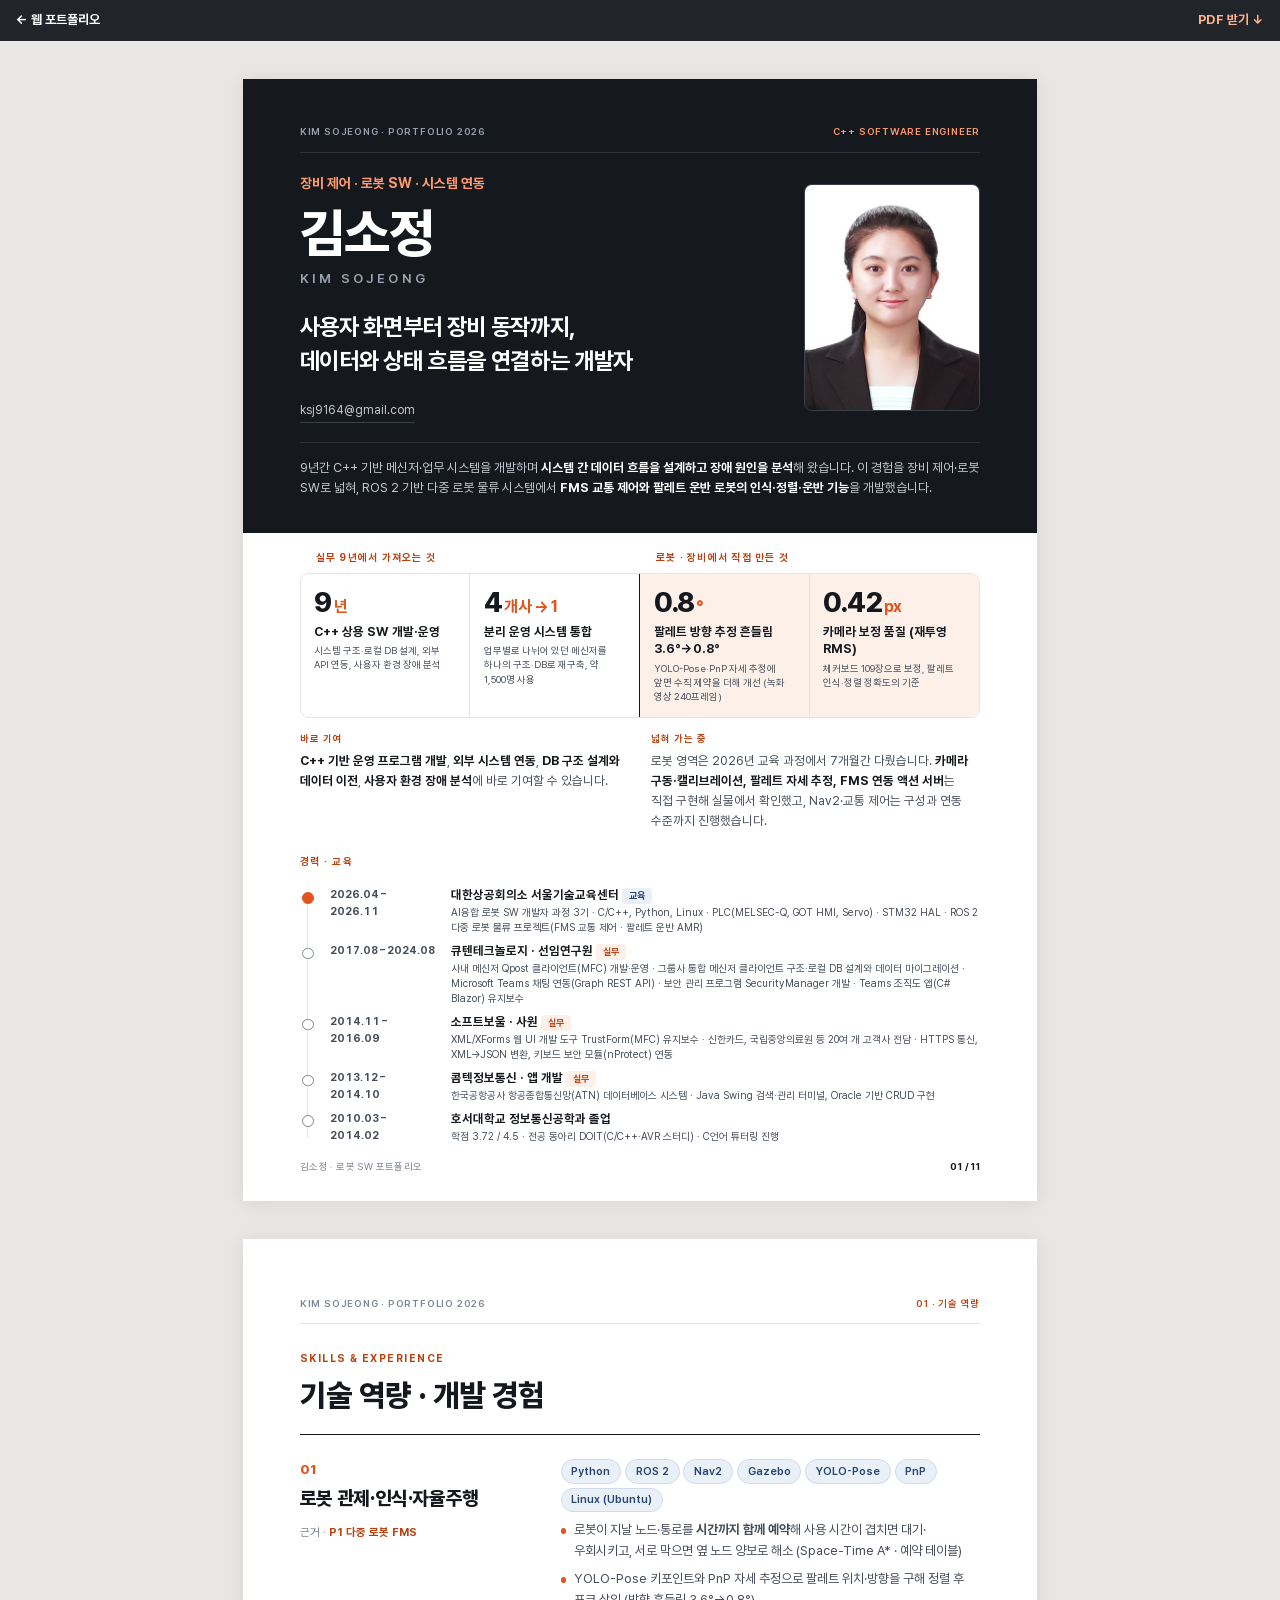
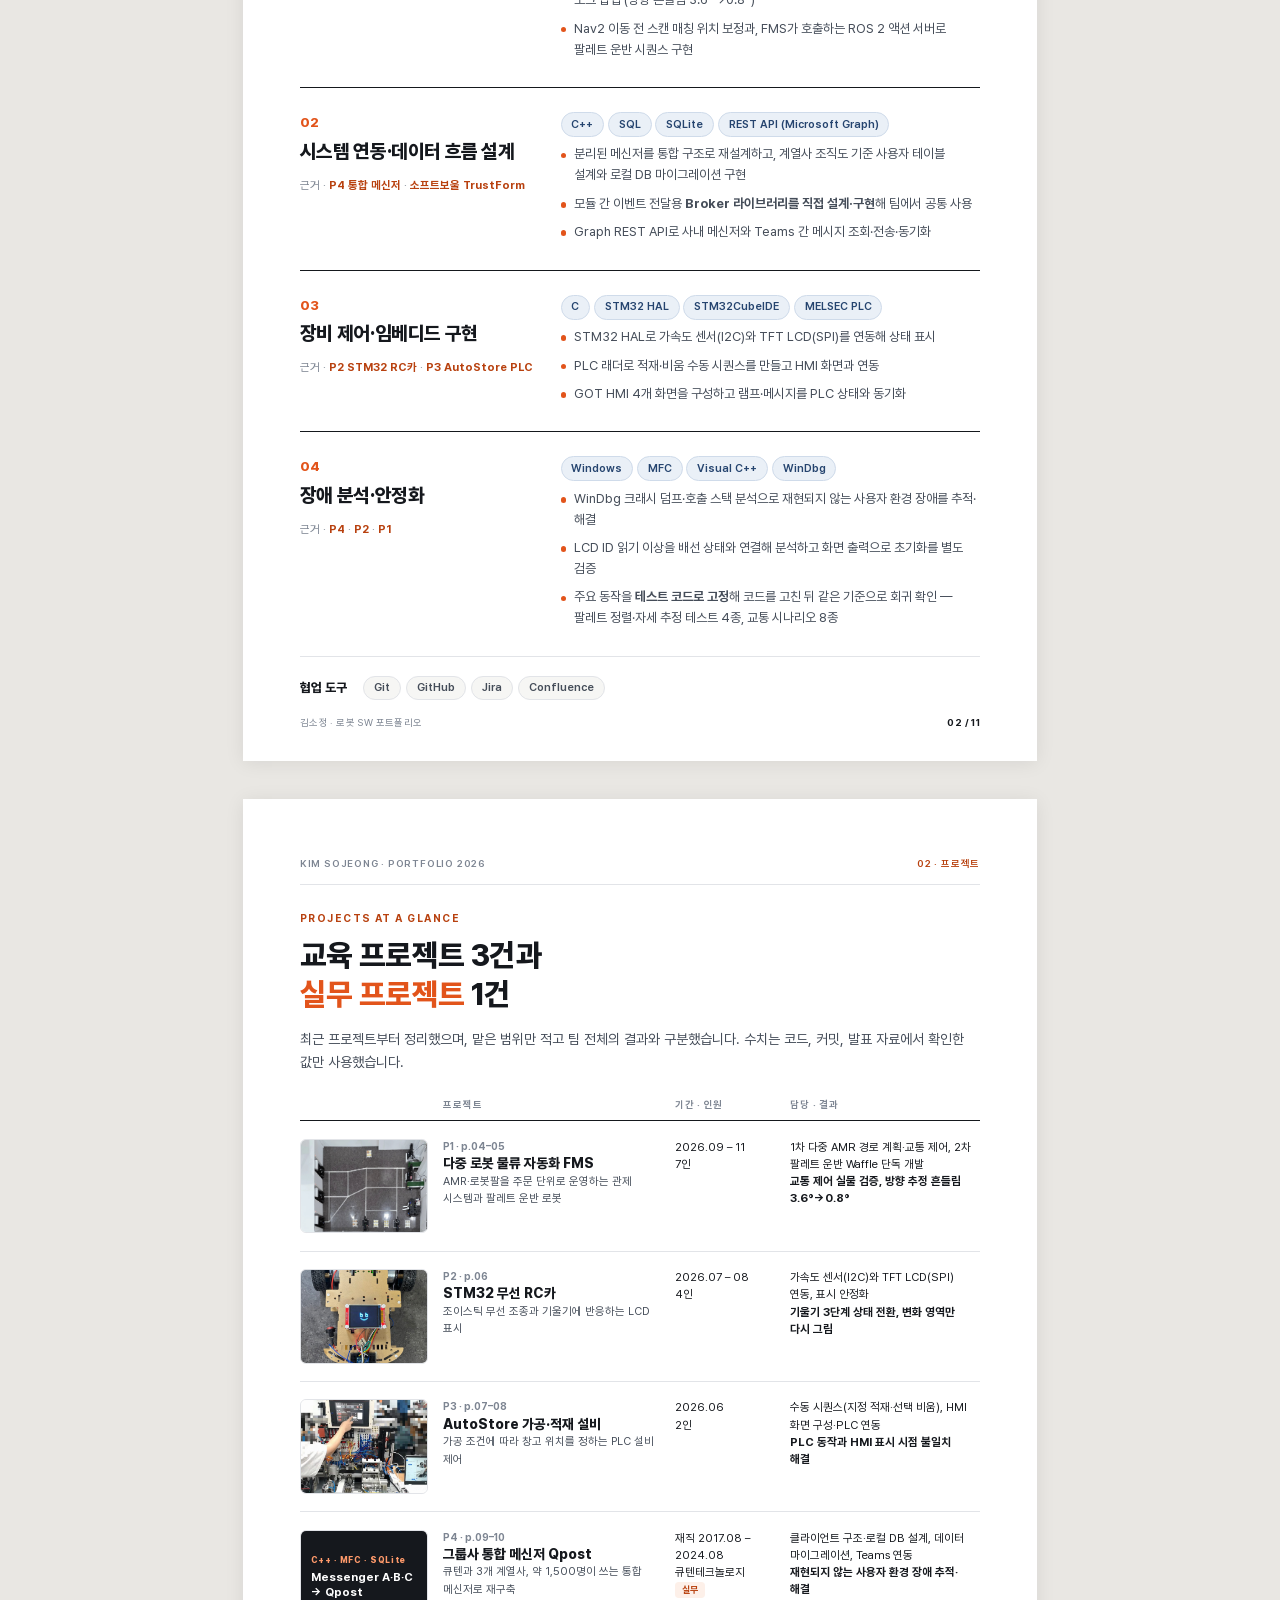
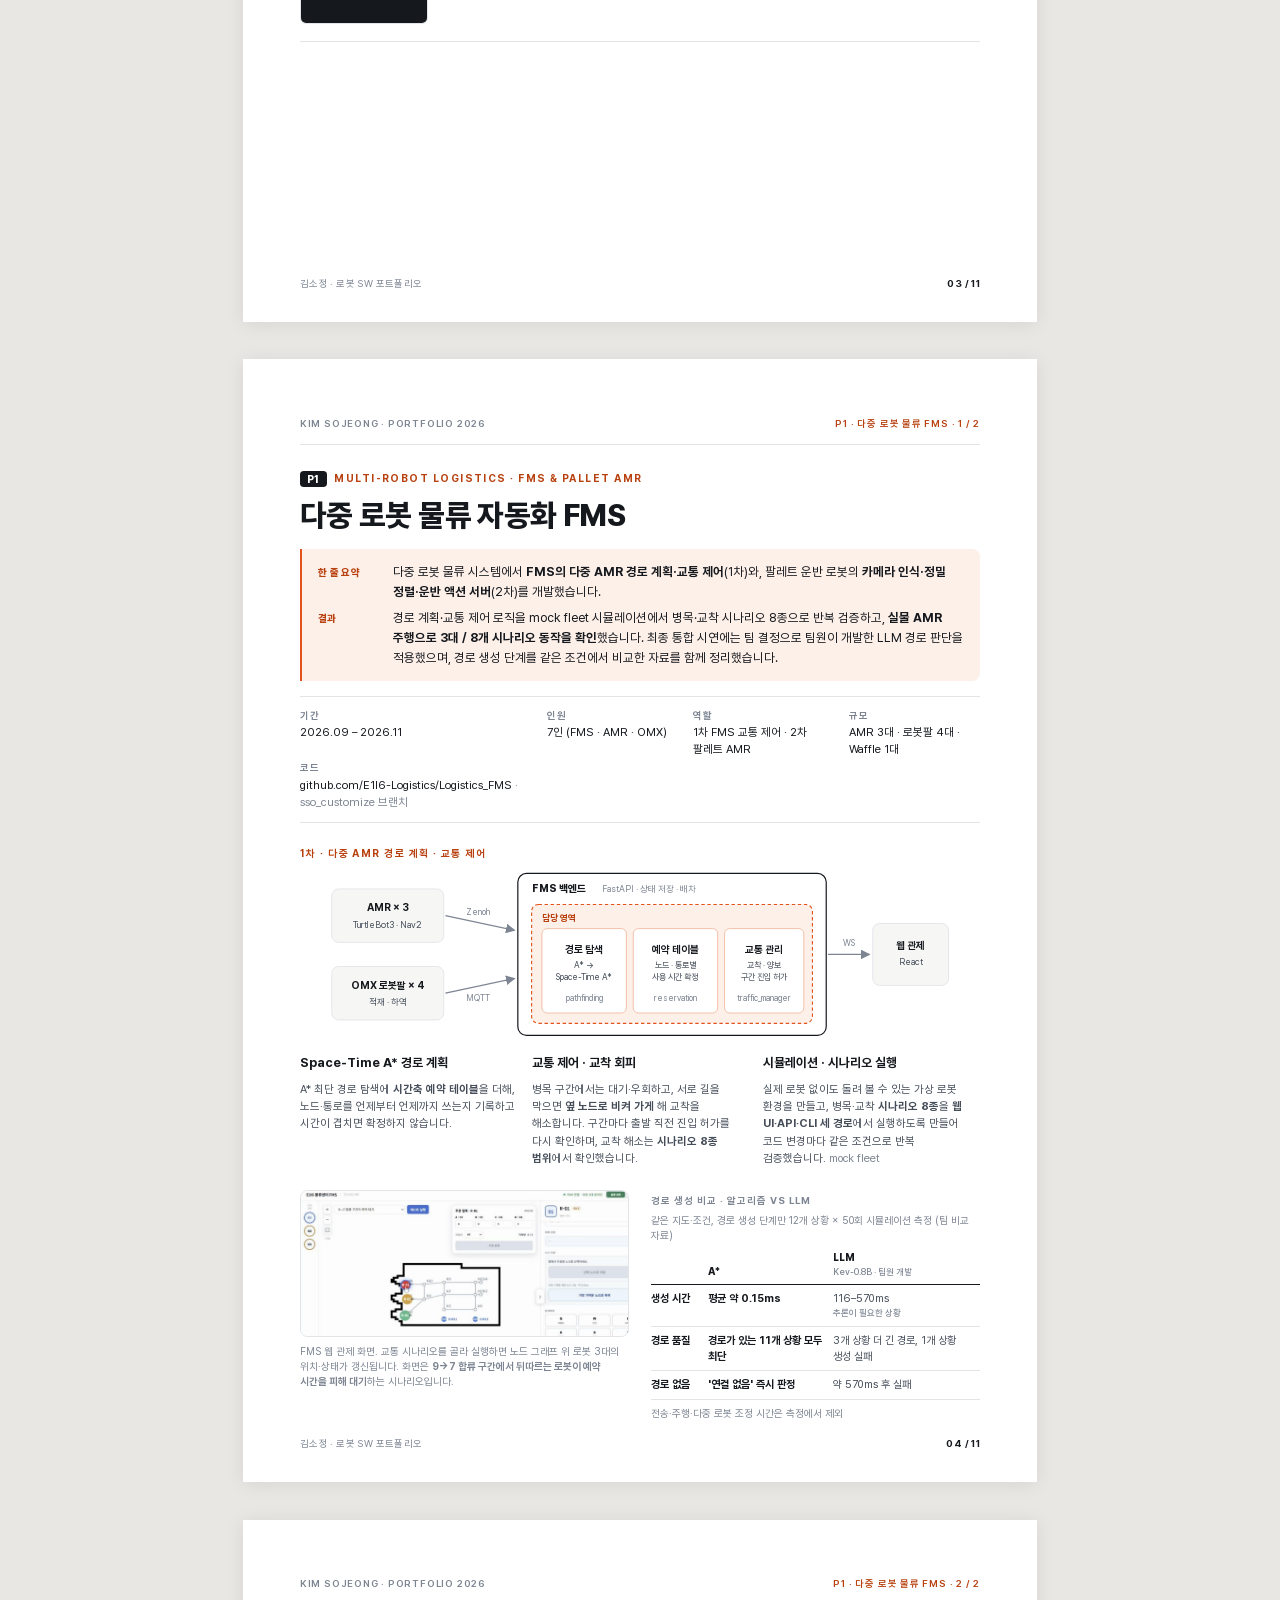
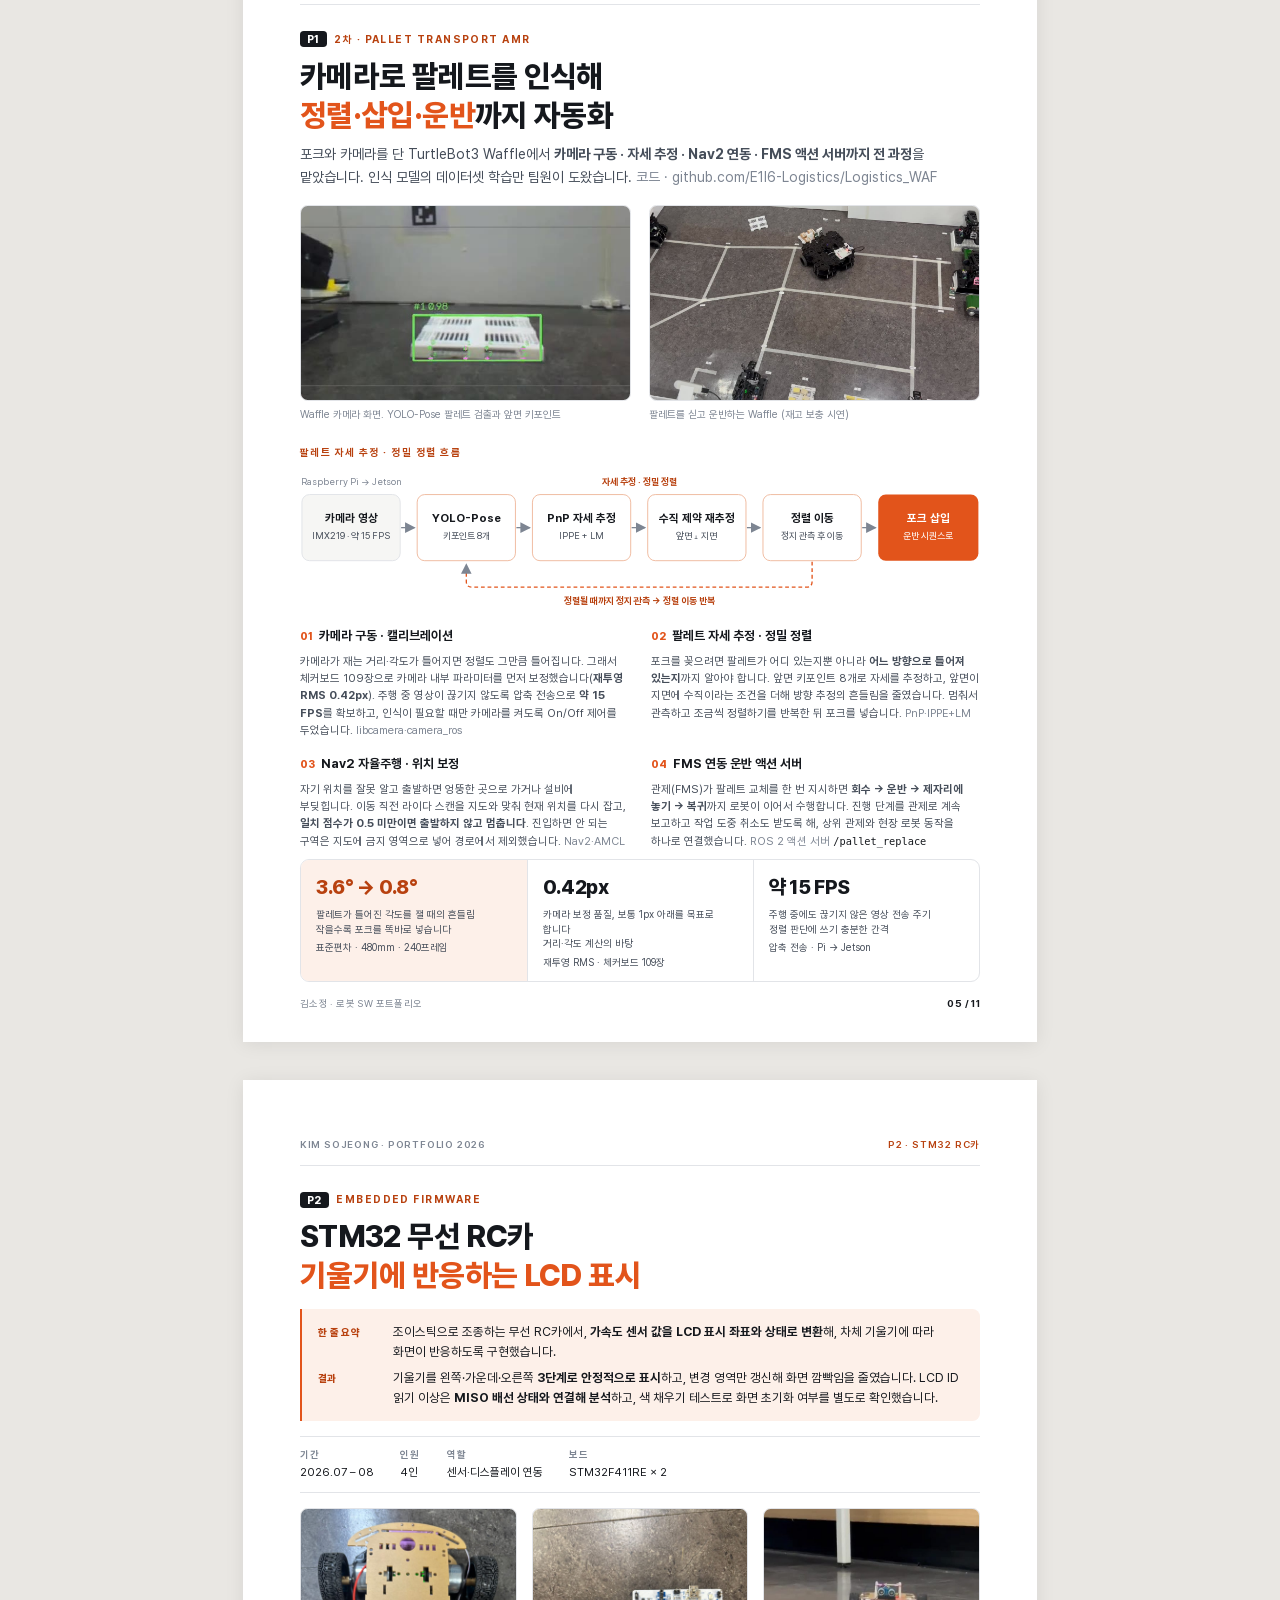
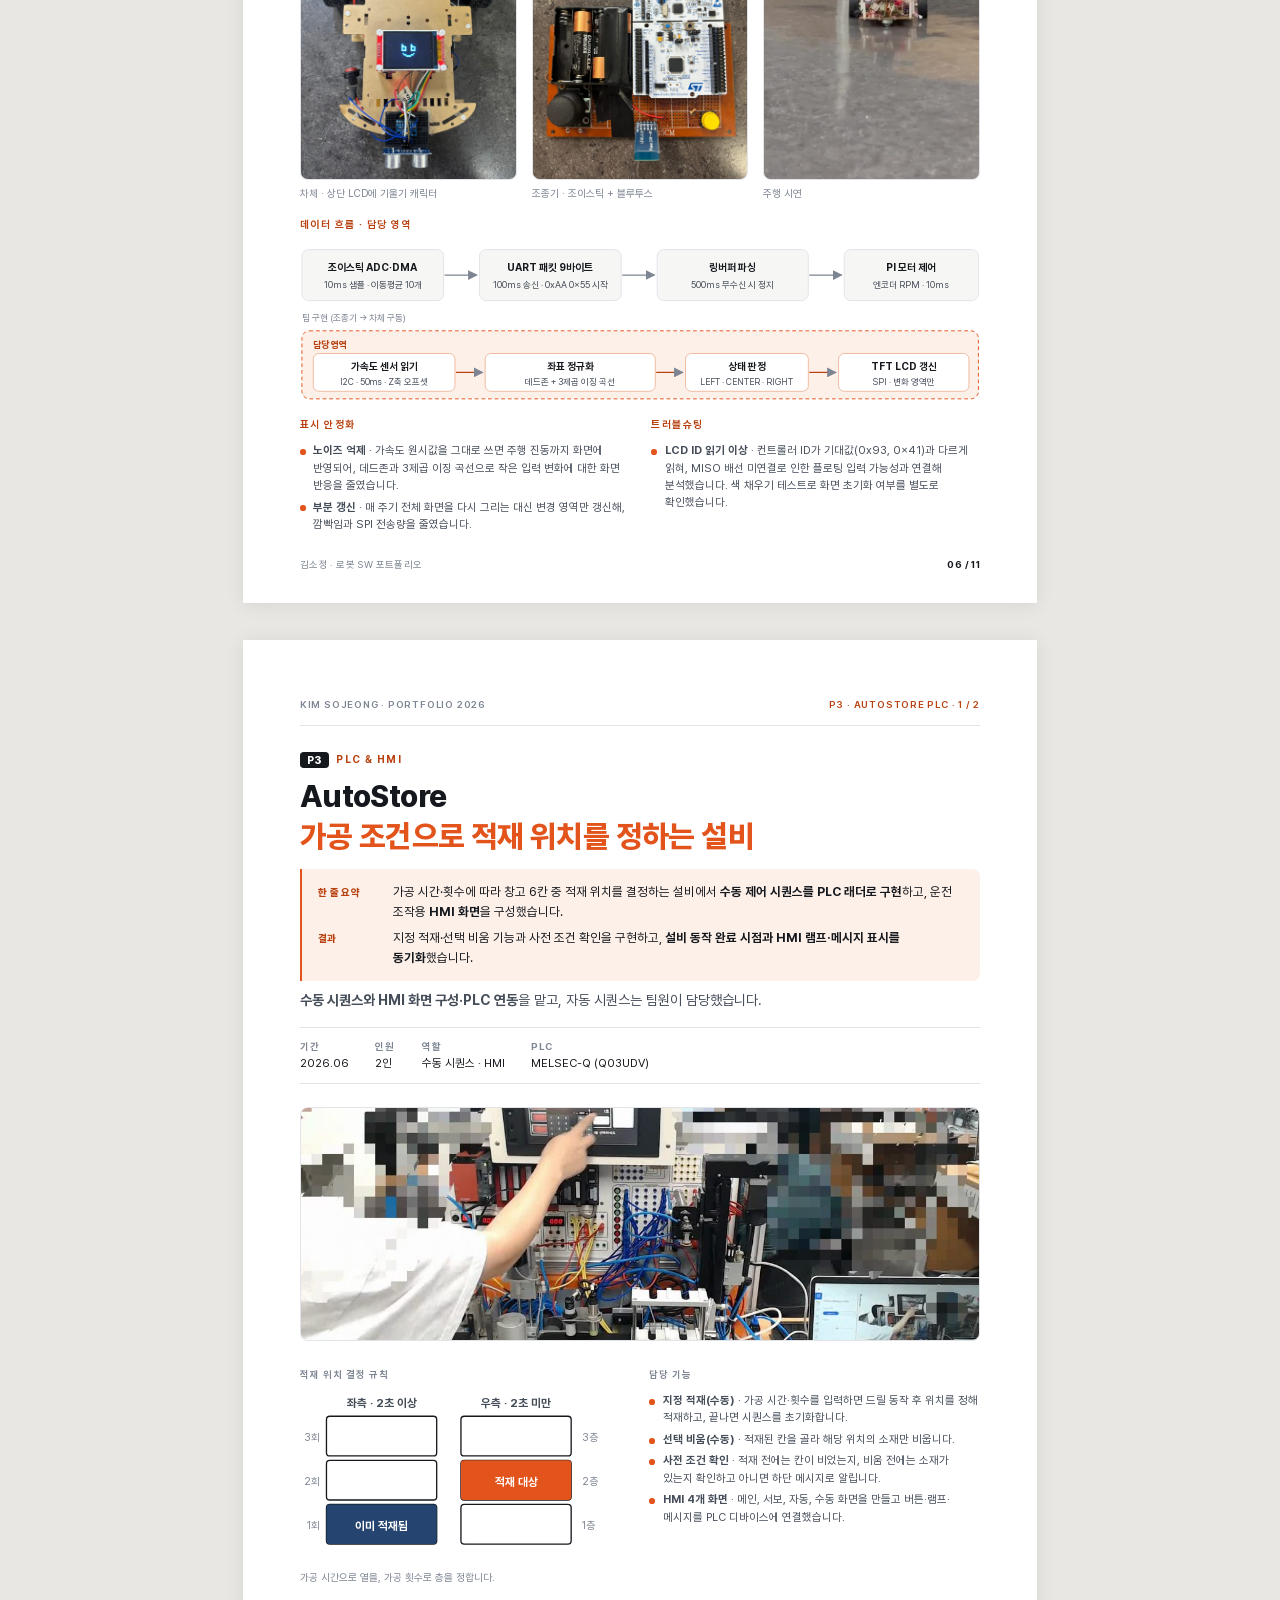
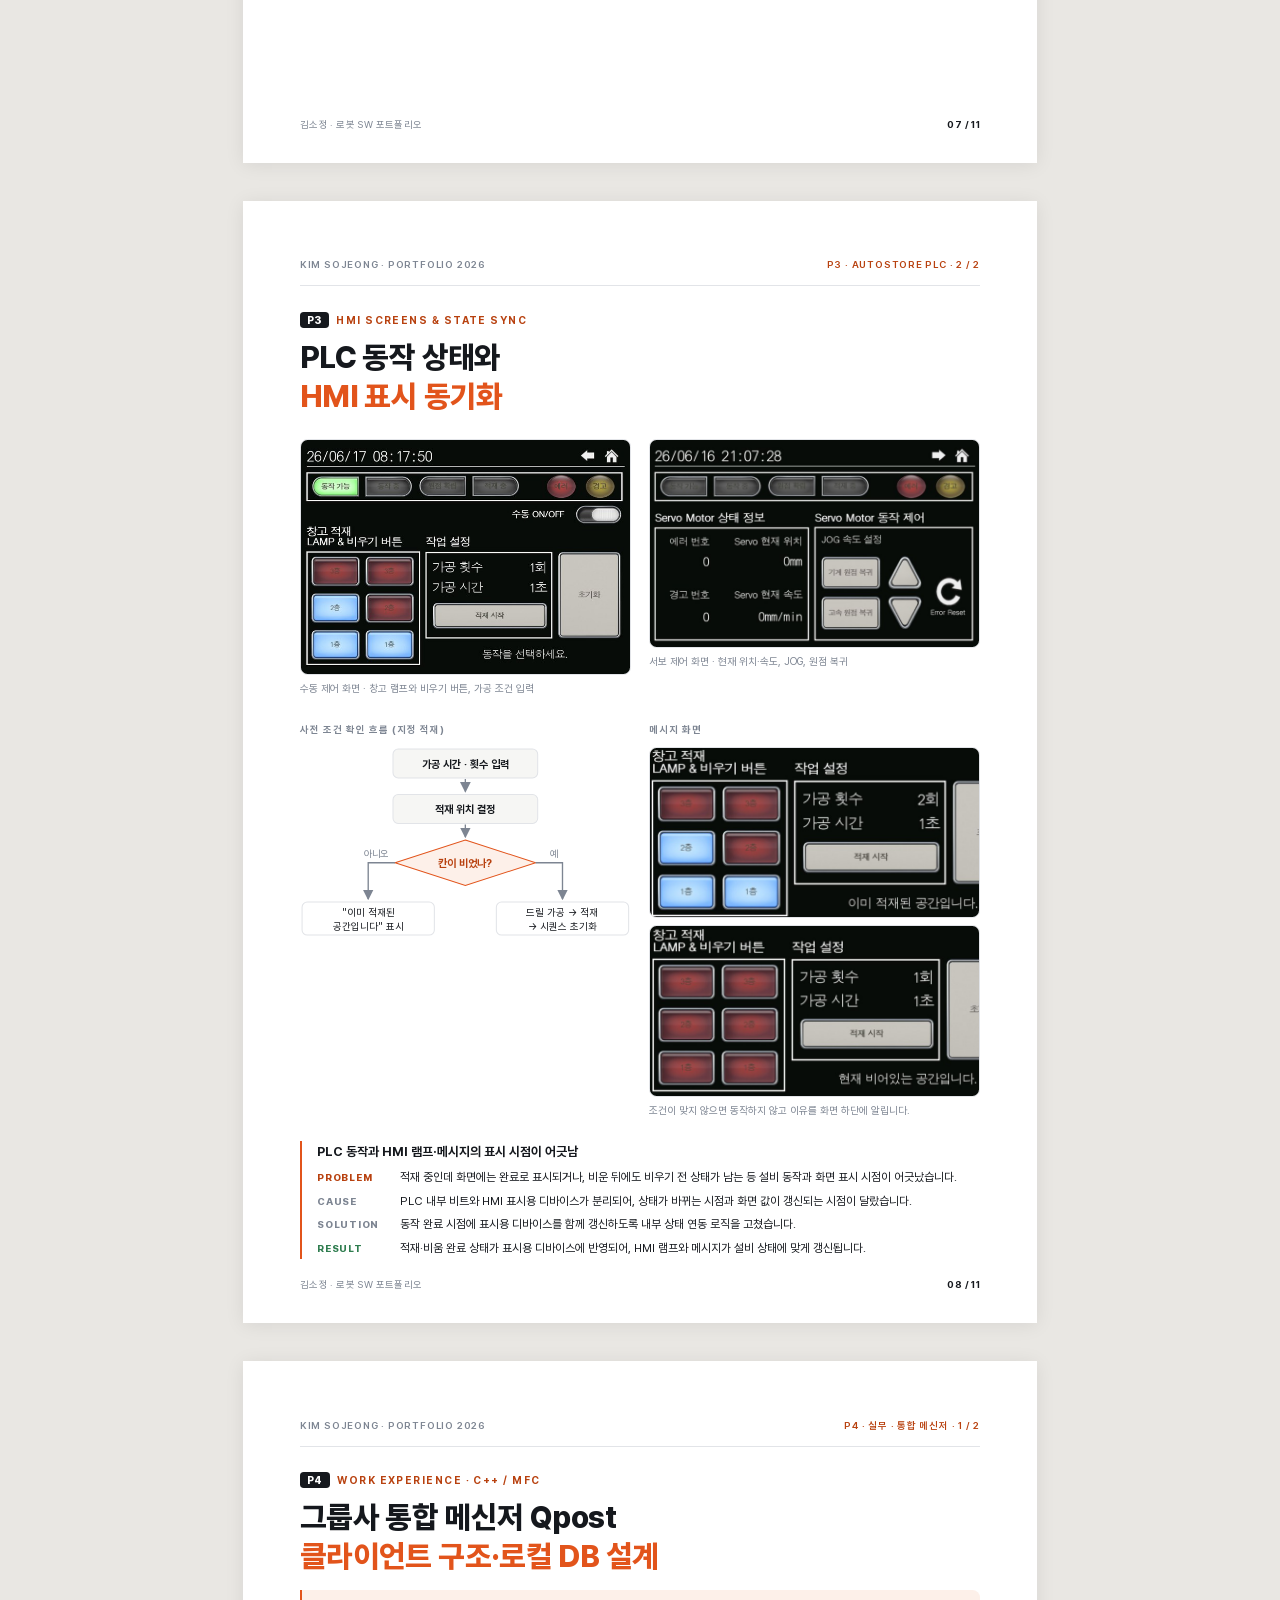
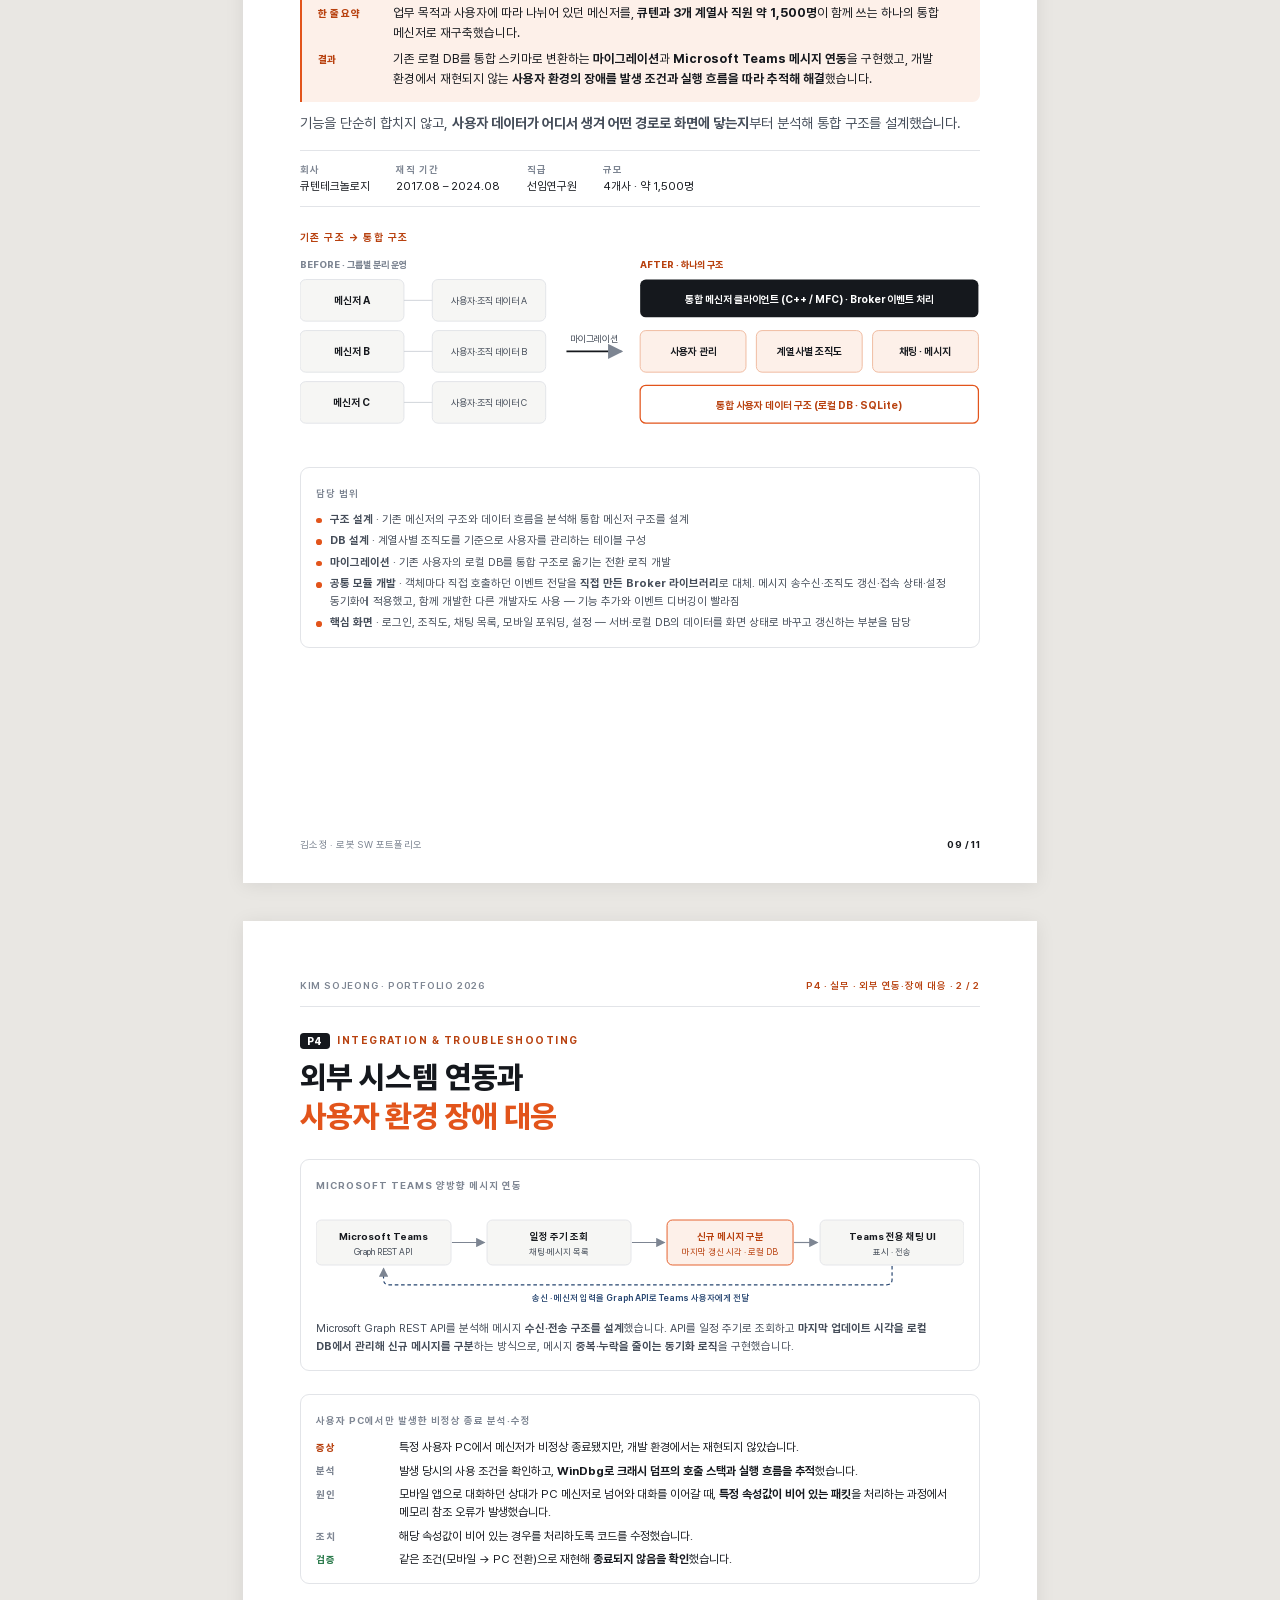
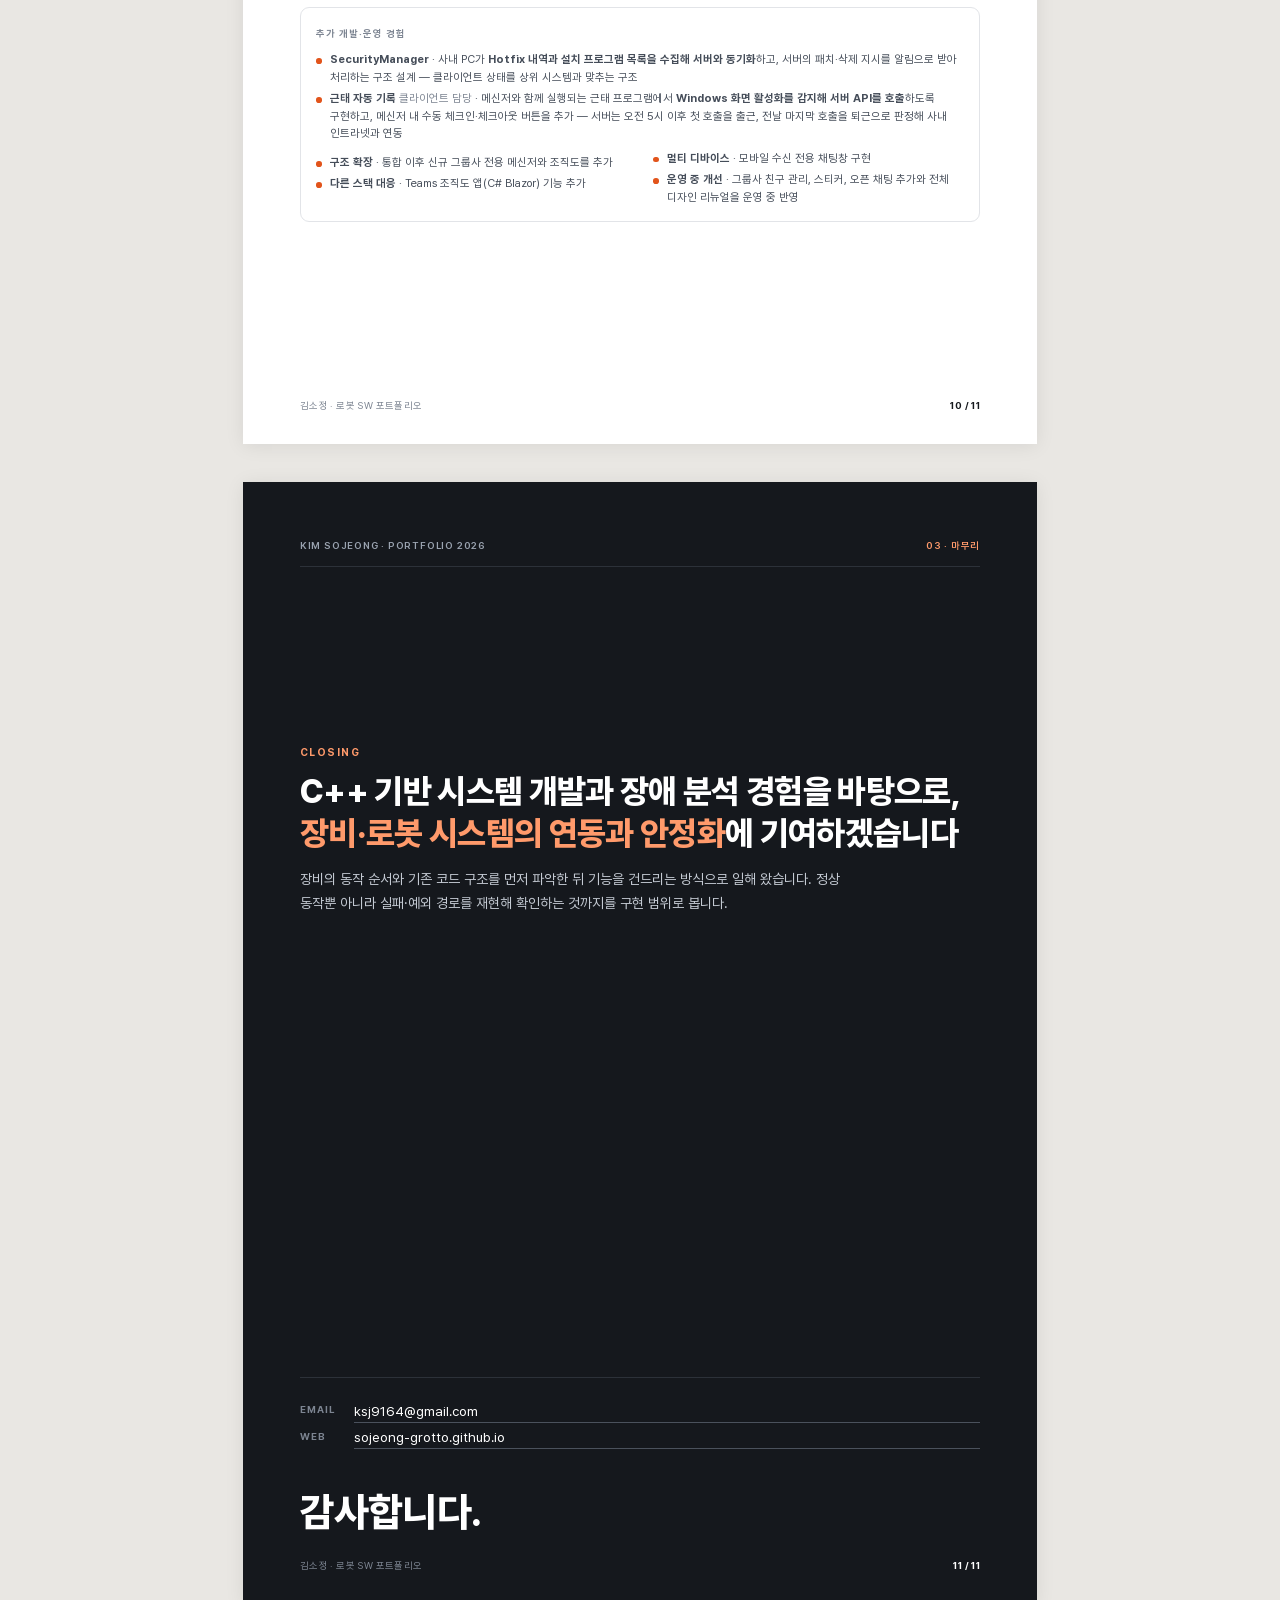
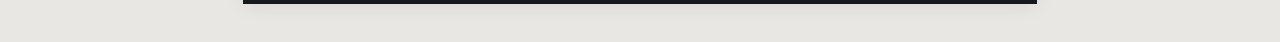
<file: print.html>
<!doctype html>
<html lang="ko">
<head>
<meta charset="utf-8">
<meta name="viewport" content="width=device-width,initial-scale=1">
<title>김소정 포트폴리오</title>
<meta name="description" content="김소정 | 장비 제어·로봇 SW 개발자 (다중 로봇 관제·장비 연동) 포트폴리오 2026">
<meta name="author" content="김소정">
<link rel="stylesheet" href="style.css">
</head>
<body>

<div class="printbar" id="printbar"><a href="index.html" style="color:#fff">← 웹 포트폴리오</a><a href="김소정_로봇SW_포트폴리오.pdf">PDF 받기 ↓</a></div>

<!-- =============================== 01 COVER =============================== -->
<section class="page cover" id="cover">
  <div class="band">
    <div class="run"><span>Kim Sojeong · Portfolio 2026</span><span class="sec">C++ Software Engineer</span></div>
    <div class="who">
      <div>
        <div class="role">장비 제어 · 로봇 SW · 시스템 연동</div>
        <div class="name">김소정<small>KIM SOJEONG</small></div>
        <div class="head">사용자 화면부터 장비 동작까지,<br>데이터와 상태 흐름을 연결하는 개발자</div>
        <div class="links-band"><a href="mailto:ksj9164@gmail.com">ksj9164@gmail.com</a></div>
      </div>
      <div class="photo"><img src="assets/photo.jpg" alt="김소정 증명사진"></div>
    </div>
    <p class="summary">9년간 C++ 기반 메신저·업무 시스템을 개발하며 <b>시스템 간 데이터 흐름을 설계하고 장애 원인을 분석</b>해 왔습니다. 이 경험을 장비 제어·로봇 SW로 넓혀, ROS 2 기반 다중 로봇 물류 시스템에서 <b>FMS 교통 제어와 팔레트 운반 로봇의 인식·정렬·운반 기능</b>을 개발했습니다.</p>
  </div>

  <div class="body">
    <div class="kpi-groups">
      <div>실무 9년에서 가져오는 것</div>
      <div>로봇 · 장비에서 직접 만든 것</div>
    </div>
    <div class="kpis">
      <div class="kpi">
        <div class="n">9<span>년</span></div>
        <div class="t">C++ 상용 SW 개발·운영</div>
        <div class="d">시스템 구조·로컬 DB 설계, 외부 API 연동, 사용자 환경 장애 분석</div>
      </div>
      <div class="kpi mid">
        <div class="n">4<span>개사 → 1</span></div>
        <div class="t">분리 운영 시스템 통합</div>
        <div class="d">업무별로 나뉘어 있던 메신저를 하나의 구조·DB로 재구축, 약 1,500명 사용</div>
      </div>
      <div class="kpi robot">
        <div class="n">0.8<span>°</span></div>
        <div class="t">팔레트 방향 추정 흔들림 3.6°→0.8°</div>
        <div class="d">YOLO-Pose·PnP 자세 추정에 앞면 수직 제약을 더해 개선 (녹화 영상 240프레임)</div>
      </div>
      <div class="kpi robot">
        <div class="n">0.42<span>px</span></div>
        <div class="t">카메라 보정 품질 (재투영 RMS)</div>
        <div class="d">체커보드 109장으로 보정, 팔레트 인식·정렬 정확도의 기준</div>
      </div>
    </div>


    <div class="focus mt3">
      <div><span class="label">바로 기여</span><p><b>C++ 기반 운영 프로그램 개발</b>, <b>외부 시스템 연동</b>, <b>DB 구조 설계와 데이터 이전</b>, <b>사용자 환경 장애 분석</b>에 바로 기여할 수 있습니다.</p></div>
      <div><span class="label">넓혀 가는 중</span><p>로봇 영역은 2026년 교육 과정에서 7개월간 다뤘습니다. <b>카메라 구동·캘리브레이션, 팔레트 자세 추정, FMS 연동 액션 서버</b>는 직접 구현해 실물에서 확인했고, Nav2·교통 제어는 구성과 연동 수준까지 진행했습니다.</p></div>
    </div>

    <div class="eyebrow mt4">경력 · 교육</div>
    <div class="tl compact mt1">
      <div class="item now">
        <div class="when">2026.04 – 2026.11</div>
        <div class="what"><h4>대한상공회의소 서울기술교육센터 <span class="tag edu">교육</span></h4>
          <p>AI융합 로봇 SW 개발자 과정 3기 · C/C++, Python, Linux · PLC(MELSEC-Q, GOT HMI, Servo) · STM32 HAL · ROS 2 다중 로봇 물류 프로젝트(FMS 교통 제어 · 팔레트 운반 AMR)</p></div>
      </div>
      <div class="item">
        <div class="when">2017.08 – 2024.08<br><span style="font-weight:500;color:var(--mute)">7년 1개월</span></div>
        <div class="what"><h4>큐텐테크놀로지 · 선임연구원 <span class="tag work">실무</span></h4>
          <p>사내 메신저 Qpost 클라이언트(MFC) 개발·운영 · 그룹사 통합 메신저 클라이언트 구조·로컬 DB 설계와 데이터 마이그레이션 · Microsoft Teams 채팅 연동(Graph REST API) · 보안 관리 프로그램 SecurityManager 개발 · Teams 조직도 앱(C# Blazor) 유지보수</p></div>
      </div>
      <div class="item">
        <div class="when">2014.11 – 2016.09<br><span style="font-weight:500;color:var(--mute)">1년 11개월</span></div>
        <div class="what"><h4>소프트보울 · 사원 <span class="tag work">실무</span></h4>
          <p>XML/XForms 웹 UI 개발 도구 TrustForm(MFC) 유지보수 · 신한카드, 국립중앙의료원 등 20여 개 고객사 전담 · HTTPS 통신, XML→JSON 변환, 키보드 보안 모듈(nProtect) 연동</p></div>
      </div>
      <div class="item">
        <div class="when">2013.12 – 2014.10<br><span style="font-weight:500;color:var(--mute)">11개월</span></div>
        <div class="what"><h4>콤텍정보통신 · 앱 개발 <span class="tag work">실무</span></h4>
          <p>한국공항공사 항공종합통신망(ATN) 데이터베이스 시스템 · Java Swing 검색·관리 터미널, Oracle 기반 CRUD 구현</p></div>
      </div>
      <div class="item" style="padding-bottom:0">
        <div class="when">2010.03 – 2014.02</div>
        <div class="what"><h4>호서대학교 정보통신공학과 졸업</h4>
          <p>학점 3.72 / 4.5 · 전공 동아리 DOIT(C/C++·AVR 스터디) · C언어 튜터링 진행</p></div>
      </div>
    </div>


  </div>
  <div class="foot" style="bottom:7mm"><span>김소정 · 로봇 SW 포트폴리오</span><span class="no">01 / 11</span></div>
</section>

<!-- =============================== 02 ABOUT =============================== -->
<section class="page" id="about">
  <div class="run"><span>Kim Sojeong · Portfolio 2026</span><span class="sec">01 · 기술 역량</span></div>
  <div class="eyebrow">Skills &amp; Experience</div>
  <h1 class="title">기술 역량 · 개발 경험</h1>
  <div class="cx">
    <div class="cxb">
      <div class="cxl2">
        <div class="cxh"><span class="cxn">01</span><h3>로봇 관제·인식·자율주행</h3></div>
        <div class="cxe">근거 · <b>P1 다중 로봇 FMS</b></div>
      </div>
      <div class="cxr">
        <div class="cxk"><span>Python</span><span>ROS 2</span><span>Nav2</span><span>Gazebo</span><span>YOLO-Pose</span><span>PnP</span><span>Linux (Ubuntu)</span></div>
        <ul class="dots"><li>로봇이 지날 노드·통로를 <b>시간까지 함께 예약</b>해 사용 시간이 겹치면 대기·우회시키고, 서로 막으면 옆 노드 양보로 해소 (Space-Time A* · 예약 테이블)</li><li>YOLO-Pose 키포인트와 PnP 자세 추정으로 팔레트 위치·방향을 구해 정렬 후 포크 삽입 (방향 흔들림 3.6°→0.8°)</li><li>Nav2 이동 전 스캔 매칭 위치 보정과, FMS가 호출하는 ROS 2 액션 서버로 팔레트 운반 시퀀스 구현</li></ul>
      </div>
    </div>
    <div class="cxb">
      <div class="cxl2">
        <div class="cxh"><span class="cxn">02</span><h3>시스템 연동·데이터 흐름 설계</h3></div>
        <div class="cxe">근거 · <b>P4 통합 메신저</b> · <b>소프트보울 TrustForm</b></div>
      </div>
      <div class="cxr">
        <div class="cxk"><span>C++</span><span>SQL</span><span>SQLite</span><span>REST API (Microsoft Graph)</span></div>
        <ul class="dots"><li>분리된 메신저를 통합 구조로 재설계하고, 계열사 조직도 기준 사용자 테이블 설계와 로컬 DB 마이그레이션 구현</li><li>모듈 간 이벤트 전달용 <b>Broker 라이브러리를 직접 설계·구현</b>해 팀에서 공통 사용</li><li>Graph REST API로 사내 메신저와 Teams 간 메시지 조회·전송·동기화</li></ul>
      </div>
    </div>
    <div class="cxb">
      <div class="cxl2">
        <div class="cxh"><span class="cxn">03</span><h3>장비 제어·임베디드 구현</h3></div>
        <div class="cxe">근거 · <b>P2 STM32 RC카</b> · <b>P3 AutoStore PLC</b></div>
      </div>
      <div class="cxr">
        <div class="cxk"><span>C</span><span>STM32 HAL</span><span>STM32CubeIDE</span><span>MELSEC PLC</span></div>
        <ul class="dots"><li>STM32 HAL로 가속도 센서(I2C)와 TFT LCD(SPI)를 연동해 상태 표시</li><li>PLC 래더로 적재·비움 수동 시퀀스를 만들고 HMI 화면과 연동</li><li>GOT HMI 4개 화면을 구성하고 램프·메시지를 PLC 상태와 동기화</li></ul>
      </div>
    </div>
    <div class="cxb">
      <div class="cxl2">
        <div class="cxh"><span class="cxn">04</span><h3>장애 분석·안정화</h3></div>
        <div class="cxe">근거 · <b>P4</b> · <b>P2</b> · <b>P1</b></div>
      </div>
      <div class="cxr">
        <div class="cxk"><span>Windows</span><span>MFC</span><span>Visual C++</span><span>WinDbg</span></div>
        <ul class="dots"><li>WinDbg 크래시 덤프·호출 스택 분석으로 재현되지 않는 사용자 환경 장애를 추적·해결</li><li>LCD ID 읽기 이상을 배선 상태와 연결해 분석하고 화면 출력으로 초기화를 별도 검증</li><li>주요 동작을 <b>테스트 코드로 고정</b>해 코드를 고친 뒤 같은 기준으로 회귀 확인 — 팔레트 정렬·자세 추정 테스트 4종, 교통 시나리오 8종</li></ul>
      </div>
    </div>
  </div>
  <div class="cxc"><span class="cxl">협업 도구</span><span>Git</span><i>/</i><span>GitHub</span><i>/</i><span>Jira</span><i>/</i><span>Confluence</span></div>

  <div class="grow"></div>

  <div class="foot"><span>김소정 · 로봇 SW 포트폴리오</span><span class="no">02 / 11</span></div>
</section>

<!-- =============================== 04 PROJECT OVERVIEW =============================== -->
<section class="page" id="projects">
  <div class="run"><span>Kim Sojeong · Portfolio 2026</span><span class="sec">02 · 프로젝트</span></div>
  <div class="eyebrow">Projects at a glance</div>
  <h1 class="title">교육 프로젝트 3건과<br><em>실무 프로젝트</em> 1건</h1>
  <p class="lead">최근 프로젝트부터 정리했으며, 맡은 범위만 적고 팀 전체의 결과와 구분했습니다. 수치는 코드, 커밋, 발표 자료에서 확인한 값만 사용했습니다.</p>

  <table class="ov mt3">
    <thead><tr><th style="width:36mm"></th><th style="width:34%">프로젝트</th><th style="width:17%">기간 · 인원</th><th>담당 · 결과</th></tr></thead>
    <tbody>
      <tr>
        <td class="th"><div class="tthumb"><img src="assets/p1_testbed.jpg" alt="다중 로봇 물류 테스트베드 전경. 왼쪽 선반에 AMR, 오른쪽에 컨베이어와 로봇팔, 포크를 단 운반 로봇이 있고 바닥에 노드 그래프 경로가 테이프로 표시되어 있다."></div></td>
        <td><div class="pg">P1 · p.04–05</div><div class="pt">다중 로봇 물류 자동화 FMS</div><div class="small">AMR·로봇팔을 주문 단위로 운영하는 관제 시스템과 팔레트 운반 로봇</div></td>
        <td>2026.09 – 11<br>7인</td>
        <td>1차 다중 AMR 경로 계획·교통 제어, 2차 팔레트 운반 Waffle 단독 개발<br><b>교통 제어 실물 검증, 방향 추정 흔들림 3.6°→0.8°</b></td>
      </tr>
      <tr>
        <td class="th"><div class="tthumb"><img src="assets/rc_car.jpg" alt="" style="object-position:center 55%"></div></td>
        <td><div class="pg">P2 · p.06</div><div class="pt">STM32 무선 RC카</div><div class="small">조이스틱 무선 조종과 기울기에 반응하는 LCD 표시</div></td>
        <td>2026.07 – 08<br>4인</td>
        <td>가속도 센서(I2C)와 TFT LCD(SPI) 연동, 표시 안정화<br><b>기울기 3단계 상태 전환, 변화 영역만 다시 그림</b></td>
      </tr>
      <tr>
        <td class="th"><div class="tthumb"><img src="assets/plc_rig.jpg" alt=""></div></td>
        <td><div class="pg">P3 · p.07–08</div><div class="pt">AutoStore 가공·적재 설비</div><div class="small">가공 조건에 따라 창고 위치를 정하는 PLC 설비 제어</div></td>
        <td>2026.06<br>2인</td>
        <td>수동 시퀀스(지정 적재·선택 비움), HMI 화면 구성·PLC 연동<br><b>PLC 동작과 HMI 표시 시점 불일치 해결</b></td>
      </tr>
      <tr>
        <td class="th"><div class="tthumb"><div class="thumb-dark"><span>C++ · MFC · SQLite</span><b>Messenger A·B·C<br>→ Qpost</b></div></div></td>
        <td><div class="pg">P4 · p.09–10</div><div class="pt">그룹사 통합 메신저 Qpost</div><div class="small">큐텐과 3개 계열사, 약 1,500명이 쓰는 통합 메신저로 재구축</div></td>
        <td>재직 2017.08 – 2024.08<br>큐텐테크놀로지 <span class="tag work">실무</span></td>
        <td>클라이언트 구조·로컬 DB 설계, 데이터 마이그레이션, Teams 연동<br><b>재현되지 않는 사용자 환경 장애 추적·해결</b></td>
      </tr>
    </tbody>
  </table>


  <div class="foot"><span>김소정 · 로봇 SW 포트폴리오</span><span class="no">03 / 11</span></div>
</section>

<!-- =============================== 05 P1-1 =============================== -->
<section class="page" id="p1">
  <div class="run"><span>Kim Sojeong · Portfolio 2026</span><span class="sec">P1 · 다중 로봇 물류 FMS · 1 / 2</span></div>
  <div class="eyebrow"><span class="pno">P1</span>Multi-Robot Logistics · FMS &amp; Pallet AMR</div>
  <h1 class="title">다중 로봇 물류 자동화 FMS</h1>
  <div class="tldr">
    <div><span class="tl-l">한 줄 요약</span><p>다중 로봇 물류 시스템에서 <b>FMS의 다중 AMR 경로 계획·교통 제어</b>(1차)와, 팔레트 운반 로봇의 <b>카메라 인식·정밀 정렬·운반 액션 서버</b>(2차)를 개발했습니다.</p></div>
    <div><span class="tl-l">결과</span><p>경로 계획·교통 제어 로직을 mock fleet 시뮬레이션에서 병목·교착 시나리오 8종으로 반복 검증하고, <b>실물 AMR 주행으로 3대 / 8개 시나리오 동작을 확인</b>했습니다. 최종 통합 시연에는 팀 결정으로 팀원이 개발한 LLM 경로 판단을 적용했으며, 경로 생성 단계를 같은 조건에서 비교한 자료를 함께 정리했습니다.</p></div>
  </div>

  <div class="pmeta">
    <div><span class="label">기간</span>2026.09 – 2026.11</div>
    <div><span class="label">인원</span>7인 (FMS · AMR · OMX)</div>
    <div><span class="label">역할</span>1차 FMS 교통 제어 · 2차 팔레트 AMR</div>
    <div><span class="label">규모</span>AMR 3대 · 로봇팔 4대 · Waffle 1대</div>
    <div><span class="label">코드</span><a href="https://github.com/E1I6-Logistics/Logistics_FMS/tree/sso_customize">github.com/E1I6-Logistics/Logistics_FMS</a> <span class="muted">· sso_customize 브랜치</span></div>
  </div>

  <div class="eyebrow mt3">1차 · 다중 AMR 경로 계획 · 교통 제어</div>
  <svg data-name="p1-arch" viewBox="0 0 720 196" width="100%" role="img" aria-label="AMR은 Zenoh, 로봇팔은 MQTT로 FMS 백엔드에 연결되고, 웹 UI와는 WebSocket으로 연결된다. 담당 영역은 경로 탐색, 예약 테이블, 교통 관리 모듈이다.">
    <defs><marker id="ar" markerWidth="8" markerHeight="8" refX="7" refY="4" orient="auto"><path d="M0,0 L8,4 L0,8 z" fill="#7d8592"/></marker></defs>
    <g font-size="12">
      <rect x="2" y="22" width="130" height="62" rx="8" fill="#f6f6f4" stroke="#e2e4e8"/>
      <text x="67" y="48" text-anchor="middle" font-weight="700" fill="#15181d">AMR × 3</text>
      <text x="67" y="67" text-anchor="middle" font-size="10.5" fill="#454d59">TurtleBot3 · Nav2</text>
      <rect x="2" y="112" width="130" height="62" rx="8" fill="#f6f6f4" stroke="#e2e4e8"/>
      <text x="67" y="138" text-anchor="middle" font-weight="700" fill="#15181d">OMX 로봇팔 × 4</text>
      <text x="67" y="157" text-anchor="middle" font-size="10.5" fill="#454d59">적재 · 하역</text>
      <line x1="134" y1="53" x2="214" y2="70" stroke="#7d8592" stroke-width="1.4" marker-end="url(#ar)"/>
      <text x="172" y="52" text-anchor="middle" font-size="10" fill="#7d8592">Zenoh</text>
      <line x1="134" y1="143" x2="214" y2="126" stroke="#7d8592" stroke-width="1.4" marker-end="url(#ar)"/>
      <text x="172" y="152" text-anchor="middle" font-size="10" fill="#7d8592">MQTT</text>

      <rect x="218" y="4" width="358" height="188" rx="10" fill="#fff" stroke="#15181d" stroke-width="1.4"/>
      <text x="234" y="26" font-weight="800" fill="#15181d">FMS 백엔드</text>
      <text x="316" y="26" font-size="10.5" fill="#7d8592">FastAPI · 상태 저장 · 배차</text>
      <rect x="234" y="40" width="326" height="138" rx="8" fill="#fdf0e9" stroke="#e2541b" stroke-width="1.3" stroke-dasharray="4 3"/>
      <text x="246" y="59" font-size="10.5" font-weight="800" fill="#b8410f">담당 영역</text>
      <rect x="246" y="68" width="98" height="98" rx="6" fill="#fff" stroke="#f0b99e"/>
      <text x="295" y="96" text-anchor="middle" font-weight="700" fill="#15181d">경로 탐색</text>
      <text x="295" y="114" text-anchor="middle" font-size="10" fill="#454d59">A* →</text>
      <text x="295" y="128" text-anchor="middle" font-size="10" fill="#454d59">Space-Time A*</text>
      <text x="295" y="152" text-anchor="middle" font-size="9.5" fill="#7d8592">pathfinding</text>
      <rect x="352" y="68" width="98" height="98" rx="6" fill="#fff" stroke="#f0b99e"/>
      <text x="401" y="96" text-anchor="middle" font-weight="700" fill="#15181d">예약 테이블</text>
      <text x="401" y="114" text-anchor="middle" font-size="10" fill="#454d59">노드 · 통로별</text>
      <text x="401" y="128" text-anchor="middle" font-size="10" fill="#454d59">사용 시간 확정</text>
      <text x="401" y="152" text-anchor="middle" font-size="9.5" fill="#7d8592">reservation</text>
      <rect x="458" y="68" width="92" height="98" rx="6" fill="#fff" stroke="#f0b99e"/>
      <text x="504" y="96" text-anchor="middle" font-weight="700" fill="#15181d">교통 관리</text>
      <text x="504" y="114" text-anchor="middle" font-size="10" fill="#454d59">교착 · 양보</text>
      <text x="504" y="128" text-anchor="middle" font-size="10" fill="#454d59">구간 진입 허가</text>
      <text x="504" y="152" text-anchor="middle" font-size="9.5" fill="#7d8592">traffic_manager</text>

      <line x1="578" y1="98" x2="626" y2="98" stroke="#7d8592" stroke-width="1.4" marker-end="url(#ar)"/>
      <text x="602" y="88" text-anchor="middle" font-size="10" fill="#7d8592">WS</text>
      <rect x="630" y="62" width="88" height="72" rx="8" fill="#f6f6f4" stroke="#e2e4e8"/>
      <text x="674" y="92" text-anchor="middle" font-weight="700" fill="#15181d">웹 관제</text>
      <text x="674" y="110" text-anchor="middle" font-size="10.5" fill="#454d59">React</text>
    </g>
  </svg>

  <div class="g3 mt2">
    <div><h4>Space-Time A* 경로 계획</h4><p class="small mt1">A* 최단 경로 탐색에 <b>시간축 예약 테이블</b>을 더해, 노드·통로를 언제부터 언제까지 쓰는지 기록하고 시간이 겹치면 확정하지 않습니다.</p></div>
    <div><h4>교통 제어 · 교착 회피</h4><p class="small mt1">병목 구간에서는 대기·우회하고, 서로 길을 막으면 <b>옆 노드로 비켜 가게</b> 해 교착을 해소합니다. 구간마다 출발 직전 진입 허가를 다시 확인하며, 교착 해소는 <b>시나리오 8종 범위</b>에서 확인했습니다.</p></div>
    <div><h4>시뮬레이션 · 시나리오 실행</h4><p class="small mt1">실제 로봇 없이도 돌려 볼 수 있는 가상 로봇 환경을 만들고, 병목·교착 <b>시나리오 8종</b>을 <b>웹 UI·API·CLI 세 경로</b>에서 실행하도록 만들어 코드 변경마다 같은 조건으로 반복 검증했습니다. <span class="muted">mock fleet</span></p></div>
  </div>

  <div class="p1row mt3">
    <figure>
      <div class="shot"><img src="assets/fms_ui_map.jpg" alt="FMS 웹 관제 화면. 상단 콤보박스에 '9→7 합류 구간의 예약 대기' 시나리오와 테스트 실행 버튼, 지도 위에 로봇 3대(R-01·R-02·R-03)와 노드 그래프, 오른쪽 위에 'FMS 연결 · 로봇 3대 온라인' 표시가 보인다."></div>
      <figcaption class="cap">FMS 웹 관제 화면. 교통 시나리오를 골라 실행하면 노드 그래프 위 로봇 3대의 위치·상태가 갱신됩니다. 화면은 <b>9→7 합류 구간에서 뒤따르는 로봇이 예약 시간을 피해 대기</b>하는 시나리오입니다.</figcaption>
    </figure>
    <div class="cmp">
      <div class="label">경로 생성 비교 · 알고리즘 vs LLM</div>
      <p class="cap" style="margin-top:.6mm">같은 지도·조건, 경로 생성 단계만 12개 상황 × 50회 시뮬레이션 측정 (팀 비교 자료)</p>
      <table>
        <tr><th></th><th>A*</th><th>LLM<small>Kev-0.8B · 팀원 개발</small></th></tr>
        <tr><td>생성 시간</td><td><b>평균 약 0.15ms</b></td><td>116–570ms<small>추론이 필요한 상황</small></td></tr>
        <tr><td>경로 품질</td><td><b>경로가 있는 11개 상황 모두 최단</b></td><td>3개 상황 더 긴 경로, 1개 상황 생성 실패</td></tr>
        <tr><td>경로 없음</td><td><b>'연결 없음' 즉시 판정</b></td><td>약 570ms 후 실패</td></tr>
      </table>
      <p class="cap">전송·주행·다중 로봇 조정 시간은 측정에서 제외</p>
    </div>
  </div>
  <div class="foot"><span>김소정 · 로봇 SW 포트폴리오</span><span class="no">04 / 11</span></div>
</section>

<!-- =============================== 06 P1-2 =============================== -->
<section class="page" id="p1b">
  <div class="run"><span>Kim Sojeong · Portfolio 2026</span><span class="sec">P1 · 다중 로봇 물류 FMS · 2 / 2</span></div>
  <div class="eyebrow"><span class="pno">P1</span>2차 · Pallet Transport AMR</div>
  <h1 class="title">카메라로 팔레트를 인식해<br><em>정렬·삽입·운반</em>까지 자동화</h1>
  <p class="lead" style="margin-top:2mm">포크와 카메라를 단 TurtleBot3 Waffle에서 <b>카메라 구동 · 자세 추정 · Nav2 연동 · FMS 액션 서버까지 전 과정</b>을 맡았습니다. 인식 모델의 데이터셋 학습만 팀원이 도왔습니다. <span class="muted">코드 · <a href="https://github.com/E1I6-Logistics/Logistics_WAF">github.com/E1I6-Logistics/Logistics_WAF</a></span></p>

  <div class="g2 mt2 wphotos">
    <figure><div class="shot"><img src="assets/waffle_cam.jpg" alt="Waffle 카메라 화면: YOLO-Pose가 팔레트를 검출하고 앞면 키포인트를 표시"></div><figcaption class="cap">Waffle 카메라 화면. YOLO-Pose 팔레트 검출과 앞면 키포인트</figcaption></figure>
    <figure><div class="shot"><img src="assets/waffle_carry.jpg" alt="팔레트를 포크에 싣고 지도 위를 이동하는 Waffle"></div><figcaption class="cap">팔레트를 싣고 운반하는 Waffle (재고 보충 시연)</figcaption></figure>
  </div>

  <div class="eyebrow mt3">팔레트 자세 추정 · 정밀 정렬 흐름</div>
  <svg data-name="p1-waffle" viewBox="0 0 720 150" width="100%" role="img" aria-label="카메라 영상에서 YOLO-Pose로 팔레트 키포인트 8개를 찾고, PnP로 자세를 추정한 뒤 앞면 수직 제약으로 다시 추정한다. 정렬될 때까지 정지 관측과 정렬 이동을 반복하고 포크를 삽입한다.">
    <defs><marker id="arw" markerWidth="8" markerHeight="8" refX="7" refY="4" orient="auto"><path d="M0,0 L8,4 L0,8 z" fill="#7d8592"/></marker></defs>
    <g font-size="12" text-anchor="middle">
      <rect x="2" y="26" width="104" height="70" rx="8" fill="#f6f6f4" stroke="#e2e4e8"/>
      <text x="54" y="55" font-weight="700" fill="#15181d">카메라 영상</text>
      <text x="54" y="73" font-size="10" fill="#454d59">IMX219 · 약 15 FPS</text>
      <g fill="#fff" stroke="#f0b99e">
        <rect x="124" y="26" width="104" height="70" rx="8"/>
        <rect x="246" y="26" width="104" height="70" rx="8"/>
        <rect x="368" y="26" width="104" height="70" rx="8"/>
        <rect x="490" y="26" width="104" height="70" rx="8"/>
      </g>
      <text x="176" y="55" font-weight="700" fill="#15181d">YOLO-Pose</text>
      <text x="176" y="73" font-size="10" fill="#454d59">키포인트 8개</text>
      <text x="298" y="55" font-weight="700" fill="#15181d">PnP 자세 추정</text>
      <text x="298" y="73" font-size="10" fill="#454d59">IPPE + LM</text>
      <text x="420" y="55" font-weight="700" fill="#15181d">수직 제약 재추정</text>
      <text x="420" y="73" font-size="10" fill="#454d59">앞면 ⟂ 지면</text>
      <text x="542" y="55" font-weight="700" fill="#15181d">정렬 이동</text>
      <text x="542" y="73" font-size="10" fill="#454d59">정지 관측 후 이동</text>
      <rect x="612" y="26" width="106" height="70" rx="8" fill="#e2541b"/>
      <text x="665" y="55" font-weight="700" fill="#fff">포크 삽입</text>
      <text x="665" y="73" font-size="10" fill="#fff">운반 시퀀스로</text>
      <g stroke="#7d8592" stroke-width="1.4" marker-end="url(#arw)">
        <line x1="107" y1="61" x2="121" y2="61"/><line x1="229" y1="61" x2="243" y2="61"/>
        <line x1="351" y1="61" x2="365" y2="61"/><line x1="473" y1="61" x2="487" y2="61"/>
        <line x1="595" y1="61" x2="609" y2="61"/>
      </g>
      <path d="M542,97 V118 Q542,124 536,124 H182 Q176,124 176,118 V100" fill="none" stroke="#e2541b" stroke-width="1.4" stroke-dasharray="4 3" marker-end="url(#arw)"/>
      <text x="359" y="142" font-size="10" fill="#b8410f" font-weight="700">정렬될 때까지 정지 관측 → 정렬 이동 반복</text>
      <text x="54" y="16" font-size="10" fill="#7d8592">Raspberry Pi → Jetson</text>
      <text x="359" y="16" font-size="10" fill="#b8410f" font-weight="700">자세 추정 · 정밀 정렬</text>
    </g>
  </svg>

  <div class="g2 mt2 wroles">
    <div><h4><span>01</span>카메라 구동 · 캘리브레이션</h4><p class="small mt1">카메라가 재는 거리·각도가 틀어지면 정렬도 그만큼 틀어집니다. 그래서 체커보드 109장으로 카메라 내부 파라미터를 먼저 보정했습니다(<b>재투영 RMS 0.42px</b>). 주행 중 영상이 끊기지 않도록 압축 전송으로 <b>약 15 FPS</b>를 확보하고, 인식이 필요할 때만 카메라를 켜도록 On/Off 제어를 두었습니다. <span class="muted">libcamera·camera_ros</span></p></div>
    <div><h4><span>02</span>팔레트 자세 추정 · 정밀 정렬</h4><p class="small mt1">포크를 꽂으려면 팔레트가 어디 있는지뿐 아니라 <b>어느 방향으로 틀어져 있는지</b>까지 알아야 합니다. 앞면 키포인트 8개로 자세를 추정하고, 앞면이 지면에 수직이라는 조건을 더해 방향 추정의 흔들림을 줄였습니다. 멈춰서 관측하고 조금씩 정렬하기를 반복한 뒤 포크를 넣습니다. <span class="muted">PnP·IPPE+LM</span></p></div>
    <div><h4><span>03</span>Nav2 자율주행 · 위치 보정</h4><p class="small mt1">자기 위치를 잘못 알고 출발하면 엉뚱한 곳으로 가거나 설비에 부딪힙니다. 이동 직전 라이다 스캔을 지도와 맞춰 현재 위치를 다시 잡고, <b>일치 점수가 0.5 미만이면 출발하지 않고 멈춥니다</b>. 진입하면 안 되는 구역은 지도에 금지 영역으로 넣어 경로에서 제외했습니다. <span class="muted">Nav2·AMCL</span></p></div>
    <div><h4><span>04</span>FMS 연동 운반 액션 서버</h4><p class="small mt1">관제(FMS)가 팔레트 교체를 한 번 지시하면 <b>회수 → 운반 → 제자리에 놓기 → 복귀</b>까지 로봇이 이어서 수행합니다. 진행 단계를 관제로 계속 보고하고 작업 도중 취소도 받도록 해, 상위 관제와 현장 로봇 동작을 하나로 연결했습니다. <span class="muted">ROS 2 액션 서버 <code>/pallet_replace</code></span></p></div>
  </div>

  <div class="grow"></div>
  <div class="wnums">
    <div><b>3.6° → 0.8°</b><span>팔레트가 틀어진 각도를 잴 때의 흔들림<br>작을수록 포크를 똑바로 넣습니다 <span class="muted">표준편차 · 480mm · 240프레임</span></span></div>
    <div><b>0.42px</b><span>카메라 보정 품질, 보통 1px 아래를 목표로 합니다<br>거리·각도 계산의 바탕 <span class="muted">재투영 RMS · 체커보드 109장</span></span></div>
    <div><b>약 15 FPS</b><span>주행 중에도 끊기지 않은 영상 전송 주기<br>정렬 판단에 쓰기 충분한 간격 <span class="muted">압축 전송 · Pi → Jetson</span></span></div>
  </div>
  <div class="foot"><span>김소정 · 로봇 SW 포트폴리오</span><span class="no">05 / 11</span></div>
</section>

<!-- =============================== 07 P2-1 =============================== -->
<section class="page" id="p2">
  <div class="run"><span>Kim Sojeong · Portfolio 2026</span><span class="sec">P2 · STM32 RC카</span></div>
  <div class="eyebrow"><span class="pno">P2</span>Embedded Firmware</div>
  <h1 class="title">STM32 무선 RC카<br><em>기울기에 반응하는 LCD 표시</em></h1>
  <div class="tldr">
    <div><span class="tl-l">한 줄 요약</span><p>조이스틱으로 조종하는 무선 RC카에서, <b>가속도 센서 값을 LCD 표시 좌표와 상태로 변환</b>해, 차체 기울기에 따라 화면이 반응하도록 구현했습니다.</p></div>
    <div><span class="tl-l">결과</span><p>기울기를 왼쪽·가운데·오른쪽 <b>3단계로 안정적으로 표시</b>하고, 변경 영역만 갱신해 화면 깜빡임을 줄였습니다. LCD ID 읽기 이상은 <b>MISO 배선 상태와 연결해 분석</b>하고, 색 채우기 테스트로 화면 초기화 여부를 별도로 확인했습니다.</p></div>
  </div>

  <div class="pmeta">
    <div><span class="label">기간</span>2026.07 – 08</div>
    <div><span class="label">인원</span>4인</div>
    <div><span class="label">역할</span>센서·디스플레이 연동</div>
    <div><span class="label">보드</span>STM32F411RE × 2</div>
  </div>

  <div class="g3 mt2" style="grid-template-columns:1fr 1fr 1fr">
    <figure><div class="shot" style="height:72mm"><img src="assets/rc_car.jpg" alt="RC카 차체: 아크릴 섀시 위 TFT LCD에 캐릭터 표시" style="object-position:center 55%"></div><figcaption class="cap">차체 · 상단 LCD에 기울기 캐릭터</figcaption></figure>
    <figure><div class="shot" style="height:72mm"><img src="assets/rc_controller.jpg" alt="조이스틱 컨트롤러 보드"></div><figcaption class="cap">조종기 · 조이스틱 + 블루투스</figcaption></figure>
    <figure><div class="shot" style="height:72mm"><img src="assets/rc_drive.jpg" alt="주행 시연 장면" style="object-position:center 60%"></div><figcaption class="cap">주행 시연</figcaption></figure>
  </div>

  <div class="eyebrow mt2">데이터 흐름 · 담당 영역</div>
  <svg data-name="p2-flow" viewBox="0 0 720 170" width="100%" role="img" aria-label="조종기의 조이스틱 값이 UART 패킷으로 차체에 전달되어 모터를 제어하고, 담당 영역에서는 가속도 센서 값을 좌표와 세 가지 상태로 바꿔 LCD에 그린다.">
    <defs><marker id="ar2" markerWidth="8" markerHeight="8" refX="7" refY="4" orient="auto"><path d="M0,0 L8,4 L0,8 z" fill="#7d8592"/></marker></defs>
    <g font-size="11">
      <g fill="#f6f6f4" stroke="#e2e4e8">
        <rect x="2" y="8" width="150" height="54" rx="7"/><rect x="190" y="8" width="150" height="54" rx="7"/><rect x="378" y="8" width="160" height="54" rx="7"/><rect x="576" y="8" width="142" height="54" rx="7"/>
      </g>
      <g text-anchor="middle">
        <text x="77" y="31" font-weight="700" fill="#15181d">조이스틱 ADC·DMA</text><text x="77" y="49" font-size="9.8" fill="#454d59">10ms 샘플 · 이동평균 10개</text>
        <text x="265" y="31" font-weight="700" fill="#15181d">UART 패킷 9바이트</text><text x="265" y="49" font-size="9.8" fill="#454d59">100ms 송신 · 0xAA 0x55 시작</text>
        <text x="458" y="31" font-weight="700" fill="#15181d">링버퍼 파싱</text><text x="458" y="49" font-size="9.8" fill="#454d59">500ms 무수신 시 정지</text>
        <text x="647" y="31" font-weight="700" fill="#15181d">PI 모터 제어</text><text x="647" y="49" font-size="9.8" fill="#454d59">엔코더 RPM · 10ms</text>
      </g>
      <g stroke="#7d8592" stroke-width="1.3" marker-end="url(#ar2)"><line x1="153" y1="35" x2="187" y2="35"/><line x1="341" y1="35" x2="375" y2="35"/><line x1="539" y1="35" x2="573" y2="35"/></g>
      <text x="2" y="84" font-size="9.8" fill="#7d8592">팀 구현 (조종기 → 차체 구동)</text>

      <rect x="2" y="94" width="716" height="72" rx="8" fill="#fdf0e9" stroke="#e2541b" stroke-dasharray="4 3"/>
      <text x="14" y="112" font-size="10" font-weight="800" fill="#b8410f">담당 영역</text>
      <g fill="#fff" stroke="#f0b99e">
        <rect x="14" y="118" width="150" height="40" rx="6"/><rect x="196" y="118" width="180" height="40" rx="6"/><rect x="408" y="118" width="130" height="40" rx="6"/><rect x="570" y="118" width="138" height="40" rx="6"/>
      </g>
      <g text-anchor="middle">
        <text x="89" y="136" font-weight="700" fill="#15181d">가속도 센서 읽기</text><text x="89" y="151" font-size="9.5" fill="#454d59">I2C · 50ms · Z축 오프셋</text>
        <text x="286" y="136" font-weight="700" fill="#15181d">좌표 정규화</text><text x="286" y="151" font-size="9.5" fill="#454d59">데드존 + 3제곱 이징 곡선</text>
        <text x="473" y="136" font-weight="700" fill="#15181d">상태 판정</text><text x="473" y="151" font-size="9.5" fill="#454d59">LEFT · CENTER · RIGHT</text>
        <text x="639" y="136" font-weight="700" fill="#15181d">TFT LCD 갱신</text><text x="639" y="151" font-size="9.5" fill="#454d59">SPI · 변화 영역만</text>
      </g>
      <g stroke="#b8410f" stroke-width="1.3" marker-end="url(#ar2)"><line x1="165" y1="138" x2="193" y2="138"/><line x1="377" y1="138" x2="405" y2="138"/><line x1="539" y1="138" x2="567" y2="138"/></g>
    </g>
  </svg>

  <div class="g2 mt2" style="gap:6mm">
    <div>
      <div class="eyebrow">표시 안정화</div>
      <ul class="dots small">
        <li><b>노이즈 억제</b> · 가속도 원시값을 그대로 쓰면 주행 진동까지 화면에 반영되어, 데드존과 3제곱 이징 곡선으로 작은 입력 변화에 대한 화면 반응을 줄였습니다.</li>
        <li><b>부분 갱신</b> · 매 주기 전체 화면을 다시 그리는 대신 변경 영역만 갱신해, 깜빡임과 SPI 전송량을 줄였습니다.</li>
      </ul>
    </div>
    <div>
      <div class="eyebrow">트러블슈팅</div>
      <ul class="dots small">
        <li><b>LCD ID 읽기 이상</b> · 컨트롤러 ID가 기대값(0x93, 0x41)과 다르게 읽혀, MISO 배선 미연결로 인한 플로팅 입력 가능성과 연결해 분석했습니다. 색 채우기 테스트로 화면 초기화 여부를 별도로 확인했습니다.</li>
      </ul>
    </div>
  </div>

  <div class="foot"><span>김소정 · 로봇 SW 포트폴리오</span><span class="no">06 / 11</span></div>
</section>

<!-- =============================== 09 P3-1 =============================== -->
<section class="page" id="p3">
  <div class="run"><span>Kim Sojeong · Portfolio 2026</span><span class="sec">P3 · AutoStore PLC · 1 / 2</span></div>
  <div class="eyebrow"><span class="pno">P3</span>PLC &amp; HMI</div>
  <h1 class="title">AutoStore<br><em>가공 조건으로 적재 위치를 정하는 설비</em></h1>
  <div class="tldr">
    <div><span class="tl-l">한 줄 요약</span><p>가공 시간·횟수에 따라 창고 6칸 중 적재 위치를 결정하는 설비에서 <b>수동 제어 시퀀스를 PLC 래더로 구현</b>하고, 운전 조작용 <b>HMI 화면</b>을 구성했습니다.</p></div>
    <div><span class="tl-l">결과</span><p>지정 적재·선택 비움 기능과 사전 조건 확인을 구현하고, <b>설비 동작 완료 시점과 HMI 램프·메시지 표시를 동기화</b>했습니다.</p></div>
  </div>
  <p class="lead" style="margin-top:2mm"><b>수동 시퀀스와 HMI 화면 구성·PLC 연동</b>을 맡고, 자동 시퀀스는 팀원이 담당했습니다.</p>

  <div class="pmeta">
    <div><span class="label">기간</span>2026.06</div>
    <div><span class="label">인원</span>2인</div>
    <div><span class="label">역할</span>수동 시퀀스 · HMI</div>
    <div><span class="label">PLC</span>MELSEC-Q (Q03UDV)</div>
  </div>

  <figure class="mt3">
    <div class="shot" style="height:62mm"><img src="assets/plc_rig.jpg" alt="AutoStore 설비 앞에서 HMI 터치 패널을 조작하는 모습" style="object-position:center 40%"></div>
  </figure>

  <div class="g2 mt3" style="align-items:start">
    <div>
      <div class="label">적재 위치 결정 규칙</div>
      <svg data-name="p3-grid" viewBox="0 0 300 150" width="100%" class="mt1" role="img" aria-label="창고 6칸. 가공 시간 2초 이상이면 왼쪽 열, 2초 미만이면 오른쪽 열, 가공 횟수로 층을 정한다.">
        <g font-size="10.5">
          <text x="74" y="14" text-anchor="middle" font-weight="700" fill="#454d59">좌측 · 2초 이상</text>
          <text x="196" y="14" text-anchor="middle" font-weight="700" fill="#454d59">우측 · 2초 미만</text>
          <g stroke="#15181d" stroke-width="1.2" fill="#fff">
            <rect x="24" y="22" width="100" height="36" rx="3"/><rect x="146" y="22" width="100" height="36" rx="3"/>
            <rect x="24" y="62" width="100" height="36" rx="3"/><rect x="146" y="62" width="100" height="36" rx="3"/>
            <rect x="24" y="102" width="100" height="36" rx="3"/><rect x="146" y="102" width="100" height="36" rx="3"/>
          </g>
          <rect x="146" y="62" width="100" height="36" rx="3" fill="#e2541b"/>
          <text x="196" y="85" text-anchor="middle" fill="#fff" font-weight="700">적재 대상</text>
          <rect x="24" y="102" width="100" height="36" rx="3" fill="#25446f"/>
          <text x="74" y="125" text-anchor="middle" fill="#fff" font-weight="700">이미 적재됨</text>
          <g fill="#7d8592" font-size="9.5"><text x="256" y="44">3층</text><text x="256" y="84">2층</text><text x="256" y="124">1층</text></g>
          <g fill="#7d8592" font-size="9.5" text-anchor="end"><text x="18" y="44">3회</text><text x="18" y="84">2회</text><text x="18" y="124">1회</text></g>
        </g>
      </svg>
      <p class="cap">가공 시간으로 열을, 가공 횟수로 층을 정합니다.</p>
    </div>
    <div>
      <div class="label">담당 기능</div>
      <ul class="dots small mt1">
        <li><b>지정 적재(수동)</b> · 가공 시간·횟수를 입력하면 드릴 동작 후 위치를 정해 적재하고, 끝나면 시퀀스를 초기화합니다.</li>
        <li><b>선택 비움(수동)</b> · 적재된 칸을 골라 해당 위치의 소재만 비웁니다.</li>
        <li><b>사전 조건 확인</b> · 적재 전에는 칸이 비었는지, 비움 전에는 소재가 있는지 확인하고 아니면 하단 메시지로 알립니다.</li>
        <li><b>HMI 4개 화면</b> · 메인, 서보, 자동, 수동 화면을 만들고 버튼·램프·메시지를 PLC 디바이스에 연결했습니다.</li>
      </ul>
    </div>
  </div>
  <div class="foot"><span>김소정 · 로봇 SW 포트폴리오</span><span class="no">07 / 11</span></div>
</section>

<!-- =============================== 10 P3-2 =============================== -->
<section class="page" id="p3b">
  <div class="run"><span>Kim Sojeong · Portfolio 2026</span><span class="sec">P3 · AutoStore PLC · 2 / 2</span></div>
  <div class="eyebrow"><span class="pno">P3</span>HMI Screens &amp; State Sync</div>
  <h1 class="title">PLC 동작 상태와<br><em>HMI 표시 동기화</em></h1>

  <div class="g2 mt3">
    <figure><div class="shot" style="height:auto"><img src="assets/hmi_manual.jpg" alt="수동 제어 HMI 화면: 창고 적재 램프와 비우기 버튼, 가공 횟수·시간 설정"></div><figcaption class="cap">수동 제어 화면 · 창고 램프와 비우기 버튼, 가공 조건 입력</figcaption></figure>
    <figure><div class="shot" style="height:auto"><img src="assets/hmi_servo.jpg" alt="서보 제어 HMI 화면: 서보 모터 상태 정보와 JOG 속도 설정"></div><figcaption class="cap">서보 제어 화면 · 현재 위치·속도, JOG, 원점 복귀</figcaption></figure>
  </div>

  <div class="g2 mt3" style="grid-template-columns:1fr 1fr">
    <div>
      <div class="label">사전 조건 확인 흐름 (지정 적재)</div>
      <svg data-name="p3-flow" viewBox="0 0 320 186" width="100%" class="mt1" role="img" aria-label="가공 조건 입력 후 위치를 정하고, 칸에 소재가 있으면 메시지를 띄우고 없으면 적재한 뒤 시퀀스를 초기화한다.">
        <defs><marker id="ar3" markerWidth="8" markerHeight="8" refX="7" refY="4" orient="auto"><path d="M0,0 L8,4 L0,8 z" fill="#7d8592"/></marker></defs>
        <g font-size="10.5" text-anchor="middle">
          <rect x="90" y="2" width="140" height="28" rx="5" fill="#f6f6f4" stroke="#e2e4e8"/><text x="160" y="20" fill="#15181d" font-weight="700">가공 시간 · 횟수 입력</text>
          <rect x="90" y="46" width="140" height="28" rx="5" fill="#f6f6f4" stroke="#e2e4e8"/><text x="160" y="64" fill="#15181d" font-weight="700">적재 위치 결정</text>
          <polygon points="160,90 228,112 160,134 92,112" fill="#fdf0e9" stroke="#e2541b"/><text x="160" y="116" fill="#b8410f" font-weight="700">칸이 비었나?</text>
          <rect x="2" y="150" width="128" height="32" rx="5" fill="#fff" stroke="#e2e4e8"/><text x="66" y="164" fill="#15181d" font-size="9.8">"이미 적재된</text><text x="66" y="177" fill="#15181d" font-size="9.8">공간입니다" 표시</text>
          <rect x="190" y="150" width="128" height="32" rx="5" fill="#fff" stroke="#e2e4e8"/><text x="254" y="164" fill="#15181d" font-size="9.8">드릴 가공 → 적재</text><text x="254" y="177" fill="#15181d" font-size="9.8">→ 시퀀스 초기화</text>
          <g stroke="#7d8592" stroke-width="1.3" fill="none" marker-end="url(#ar3)">
            <line x1="160" y1="31" x2="160" y2="43"/><line x1="160" y1="75" x2="160" y2="87"/>
            <polyline points="92,112 66,112 66,147"/><polyline points="228,112 254,112 254,147"/>
          </g>
          <text x="74" y="106" font-size="9.5" fill="#7d8592">아니오</text><text x="246" y="106" font-size="9.5" fill="#7d8592">예</text>
        </g>
      </svg>
    </div>
    <div>
      <div class="label">메시지 화면</div>
      <figure class="mt1"><div class="shot"><img src="assets/hmi_full.jpg" alt="이미 적재된 공간입니다 메시지가 표시된 HMI"></div></figure>
      <figure class="mt1"><div class="shot"><img src="assets/hmi_empty.jpg" alt="현재 비어있는 공간입니다 메시지가 표시된 HMI"></div></figure>
      <p class="cap">조건이 맞지 않으면 동작하지 않고 이유를 화면 하단에 알립니다.</p>
    </div>
  </div>

  <div class="case mt3">
    <h4>PLC 동작과 HMI 램프·메시지의 표시 시점이 어긋남</h4>
    <dl class="psr">
      <dt class="p">PROBLEM</dt><dd>적재 중인데 화면에는 완료로 표시되거나, 비운 뒤에도 비우기 전 상태가 남는 등 설비 동작과 화면 표시 시점이 어긋났습니다.</dd>
      <dt>CAUSE</dt><dd>PLC 내부 비트와 HMI 표시용 디바이스가 분리되어, 상태가 바뀌는 시점과 화면 값이 갱신되는 시점이 달랐습니다.</dd>
      <dt>SOLUTION</dt><dd>동작 완료 시점에 표시용 디바이스를 함께 갱신하도록 내부 상태 연동 로직을 고쳤습니다.</dd>
      <dt class="r">RESULT</dt><dd>적재·비움 완료 상태가 표시용 디바이스에 반영되어, HMI 램프와 메시지가 설비 상태에 맞게 갱신됩니다.</dd>
    </dl>
  </div>
  <div class="foot"><span>김소정 · 로봇 SW 포트폴리오</span><span class="no">08 / 11</span></div>
</section>

<!-- =============================== 11 P4-1 =============================== -->
<section class="page" id="p4">
  <div class="run"><span>Kim Sojeong · Portfolio 2026</span><span class="sec">P4 · 실무 · 통합 메신저 · 1 / 2</span></div>
  <div class="eyebrow"><span class="pno">P4</span>Work Experience · C++ / MFC</div>
  <h1 class="title">그룹사 통합 메신저 Qpost<br><em>클라이언트 구조·로컬 DB 설계</em></h1>
  <div class="tldr">
    <div><span class="tl-l">한 줄 요약</span><p>업무 목적과 사용자에 따라 나뉘어 있던 메신저를, <b>큐텐과 3개 계열사 직원 약 1,500명</b>이 함께 쓰는 하나의 통합 메신저로 재구축했습니다.</p></div>
    <div><span class="tl-l">결과</span><p>기존 로컬 DB를 통합 스키마로 변환하는 <b>마이그레이션</b>과 <b>Microsoft Teams 메시지 연동</b>을 구현했고, 개발 환경에서 재현되지 않는 <b>사용자 환경의 장애를 발생 조건과 실행 흐름을 따라 추적해 해결</b>했습니다.</p></div>
  </div>
  <p class="lead" style="margin-top:2.6mm">기능을 단순히 합치지 않고, <b>사용자 데이터가 어디서 생겨 어떤 경로로 화면에 닿는지</b>부터 분석해 통합 구조를 설계했습니다.</p>

  <div class="pmeta">
    <div><span class="label">회사</span>큐텐테크놀로지</div>
    <div><span class="label">재직 기간</span>2017.08 – 2024.08</div>
    <div><span class="label">직급</span>선임연구원</div>
    <div><span class="label">규모</span>4개사 · 약 1,500명</div>
  </div>

  <div class="eyebrow mt3">기존 구조 → 통합 구조</div>
  <svg data-name="p4-merge" viewBox="0 0 720 200" width="100%" role="img" aria-label="사용자 그룹별로 분리된 메신저 A, B, C와 각각의 데이터가 하나의 통합 메신저와 통합 데이터 구조로 바뀌었다.">
    <defs><marker id="ar4" markerWidth="8" markerHeight="8" refX="7" refY="4" orient="auto"><path d="M0,0 L8,4 L0,8 z" fill="#7d8592"/></marker></defs>
    <g font-size="11">
      <text x="0" y="14" font-weight="800" fill="#7d8592" font-size="10">BEFORE · 그룹별 분리 운영</text>
      <g fill="#f6f6f4" stroke="#e2e4e8">
        <rect x="0" y="26" width="110" height="44" rx="6"/><rect x="0" y="80" width="110" height="44" rx="6"/><rect x="0" y="134" width="110" height="44" rx="6"/>
        <rect x="140" y="26" width="120" height="44" rx="6"/><rect x="140" y="80" width="120" height="44" rx="6"/><rect x="140" y="134" width="120" height="44" rx="6"/>
      </g>
      <g text-anchor="middle" fill="#15181d" font-weight="700"><text x="55" y="52">메신저 A</text><text x="55" y="106">메신저 B</text><text x="55" y="160">메신저 C</text></g>
      <g text-anchor="middle" fill="#454d59" font-size="10"><text x="200" y="52">사용자·조직 데이터 A</text><text x="200" y="106">사용자·조직 데이터 B</text><text x="200" y="160">사용자·조직 데이터 C</text></g>
      <g stroke="#cfd3d8"><line x1="110" y1="48" x2="140" y2="48"/><line x1="110" y1="102" x2="140" y2="102"/><line x1="110" y1="156" x2="140" y2="156"/></g>

      <line x1="282" y1="102" x2="340" y2="102" stroke="#15181d" stroke-width="2" marker-end="url(#ar4)"/>
      <text x="311" y="92" text-anchor="middle" font-size="10" fill="#454d59">마이그레이션</text>

      <text x="360" y="14" font-weight="800" fill="#b8410f" font-size="10">AFTER · 하나의 구조</text>
      <rect x="360" y="26" width="358" height="40" rx="6" fill="#15181d"/>
      <text x="539" y="51" text-anchor="middle" fill="#fff" font-weight="700">통합 메신저 클라이언트 (C++ / MFC) · Broker 이벤트 처리</text>
      <g fill="#fdf0e9" stroke="#f0b99e">
        <rect x="360" y="80" width="112" height="44" rx="6"/><rect x="483" y="80" width="112" height="44" rx="6"/><rect x="606" y="80" width="112" height="44" rx="6"/>
      </g>
      <g text-anchor="middle" fill="#15181d" font-weight="700"><text x="416" y="106">사용자 관리</text><text x="539" y="106">계열사별 조직도</text><text x="662" y="106">채팅 · 메시지</text></g>
      <rect x="360" y="138" width="358" height="40" rx="6" fill="#fff" stroke="#e2541b" stroke-width="1.3"/>
      <text x="539" y="163" text-anchor="middle" fill="#b8410f" font-weight="700">통합 사용자 데이터 구조 (로컬 DB · SQLite)</text>
    </g>
  </svg>

  <div class="box mt3">
    <div class="label">담당 범위</div>
      <ul class="dots small mt1">
        <li><b>구조 설계</b> · 기존 메신저의 구조와 데이터 흐름을 분석해 통합 메신저 구조를 설계</li>
        <li><b>DB 설계</b> · 계열사별 조직도를 기준으로 사용자를 관리하는 테이블 구성</li>
        <li><b>마이그레이션</b> · 기존 사용자의 로컬 DB를 통합 구조로 옮기는 전환 로직 개발</li>
        <li><b>공통 모듈 개발</b> · 객체마다 직접 호출하던 이벤트 전달을 <b>직접 만든 Broker 라이브러리</b>로 대체. 메시지 송수신·조직도 갱신·접속 상태·설정 동기화에 적용했고, 함께 개발한 다른 개발자도 사용 — 기능 추가와 이벤트 디버깅이 빨라짐</li>
        <li><b>핵심 화면</b> · 로그인, 조직도, 채팅 목록, 모바일 포워딩, 설정 — 서버·로컬 DB의 데이터를 화면 상태로 바꾸고 갱신하는 부분을 담당</li>
      </ul>
  </div>
  <div class="foot"><span>김소정 · 로봇 SW 포트폴리오</span><span class="no">09 / 11</span></div>
</section>

<!-- =============================== P4-2 =============================== -->
<section class="page" id="p4b">
  <div class="run"><span>Kim Sojeong · Portfolio 2026</span><span class="sec">P4 · 실무 · 외부 연동·장애 대응 · 2 / 2</span></div>
  <div class="eyebrow"><span class="pno">P4</span>Integration &amp; Troubleshooting</div>
  <h1 class="title">외부 시스템 연동과<br><em>사용자 환경 장애 대응</em></h1>

  <div class="box mt3">
    <div class="label">Microsoft Teams 양방향 메시지 연동</div>
    <svg data-name="p4-teams" viewBox="0 0 720 106" width="100%" class="mt2" role="img" aria-label="Graph REST API를 주기적으로 조회하고, 로컬 DB의 마지막 업데이트 시간과 비교해 신규 메시지만 메신저에 표시한다. 송신은 반대 방향으로 API를 호출한다.">
      <defs><marker id="ar5" markerWidth="8" markerHeight="8" refX="7" refY="4" orient="auto"><path d="M0,0 L8,4 L0,8 z" fill="#7d8592"/></marker></defs>
      <g font-size="11" text-anchor="middle">
        <g fill="#f6f6f4" stroke="#e2e4e8"><rect x="0" y="10" width="150" height="50" rx="6"/><rect x="190" y="10" width="160" height="50" rx="6"/><rect x="560" y="10" width="160" height="50" rx="6"/></g>
        <rect x="390" y="10" width="140" height="50" rx="6" fill="#fdf0e9" stroke="#e2541b"/>
        <text x="75" y="32" font-weight="700" fill="#15181d">Microsoft Teams</text><text x="75" y="49" font-size="9.8" fill="#454d59">Graph REST API</text>
        <text x="270" y="32" font-weight="700" fill="#15181d">일정 주기 조회</text><text x="270" y="49" font-size="9.8" fill="#454d59">채팅·메시지 목록</text>
        <text x="460" y="32" font-weight="700" fill="#b8410f">신규 메시지 구분</text><text x="460" y="49" font-size="9.8" fill="#b8410f">마지막 갱신 시각 · 로컬 DB</text>
        <text x="640" y="32" font-weight="700" fill="#15181d">Teams 전용 채팅 UI</text><text x="640" y="49" font-size="9.8" fill="#454d59">표시 · 전송</text>
        <g stroke="#7d8592" stroke-width="1.3" marker-end="url(#ar5)"><line x1="151" y1="35" x2="187" y2="35"/><line x1="351" y1="35" x2="387" y2="35"/><line x1="531" y1="35" x2="557" y2="35"/></g>
        <path d="M640,61 V76 Q640,82 634,82 H81 Q75,82 75,76 V64" fill="none" stroke="#25446f" stroke-width="1.3" stroke-dasharray="4 3" marker-end="url(#ar5)"/>
        <text x="360" y="100" font-size="9.8" fill="#25446f" font-weight="600">송신 · 메신저 입력을 Graph API로 Teams 사용자에게 전달</text>
      </g>
    </svg>
    <p class="small mt1">Microsoft Graph REST API를 분석해 메시지 <b>수신·전송 구조를 설계</b>했습니다. API를 일정 주기로 조회하고 <b>마지막 업데이트 시각을 로컬 DB에서 관리해 신규 메시지를 구분</b>하는 방식으로, 메시지 <b>중복·누락을 줄이는 동기화 로직</b>을 구현했습니다.</p>
  </div>

  <div class="box mt3">
    <div class="label">사용자 PC에서만 발생한 비정상 종료 분석·수정</div>
    <dl class="psr mt1">
      <dt class="p">증상</dt><dd>특정 사용자 PC에서 메신저가 비정상 종료됐지만, 개발 환경에서는 재현되지 않았습니다.</dd>
      <dt>분석</dt><dd>발생 당시의 사용 조건을 확인하고, <b>WinDbg로 크래시 덤프의 호출 스택과 실행 흐름을 추적</b>했습니다.</dd>
      <dt>원인</dt><dd>모바일 앱으로 대화하던 상대가 PC 메신저로 넘어와 대화를 이어갈 때, <b>특정 속성값이 비어 있는 패킷</b>을 처리하는 과정에서 메모리 참조 오류가 발생했습니다.</dd>
      <dt>조치</dt><dd>해당 속성값이 비어 있는 경우를 처리하도록 코드를 수정했습니다.</dd>
      <dt class="r">검증</dt><dd>같은 조건(모바일 → PC 전환)으로 재현해 <b>종료되지 않음을 확인</b>했습니다.</dd>
    </dl>
  </div>

  <div class="box mt3">
    <div class="label">추가 개발·운영 경험</div>
      <ul class="dots small mt1">
        <li><b>SecurityManager</b> · 사내 PC가 <b>Hotfix 내역과 설치 프로그램 목록을 수집해 서버와 동기화</b>하고, 서버의 패치·삭제 지시를 알림으로 받아 처리하는 구조 설계 — 클라이언트 상태를 상위 시스템과 맞추는 구조</li>
        <li><b>근태 자동 기록</b> <span class="muted">클라이언트 담당</span> · 메신저와 함께 실행되는 근태 프로그램에서 <b>Windows 화면 활성화를 감지해 서버 API를 호출</b>하도록 구현하고, 메신저 내 수동 체크인·체크아웃 버튼을 추가 — 서버는 오전 5시 이후 첫 호출을 출근, 전날 마지막 호출을 퇴근으로 판정해 사내 인트라넷과 연동</li>
      </ul>
      <ul class="dots small mt1 cols2">
        <li><b>구조 확장</b> · 통합 이후 신규 그룹사 전용 메신저와 조직도를 추가</li><li><b>다른 스택 대응</b> · Teams 조직도 앱(C# Blazor) 기능 추가</li><li><b>멀티 디바이스</b> · 모바일 수신 전용 채팅창 구현</li><li><b>운영 중 개선</b> · 그룹사 친구 관리, 스티커, 오픈 채팅 추가와 전체 디자인 리뉴얼을 운영 중 반영</li>
      </ul>
  </div>

  <div class="foot"><span>김소정 · 로봇 SW 포트폴리오</span><span class="no">10 / 11</span></div>
</section>

<!-- =============================== 13 ENDING =============================== -->
<section class="page ending" id="contact">
  <div class="run"><span>Kim Sojeong · Portfolio 2026</span><span class="sec">03 · 마무리</span></div>
  <div class="grow" style="max-height:40mm"></div>
  <div class="eyebrow" style="color:#ff9a6b">Closing</div>
  <h1 class="title">C++ 기반 시스템 개발과 장애 분석 경험을 바탕으로,<br><em>장비·로봇 시스템의 연동과 안정화</em>에 기여하겠습니다</h1>
  <p class="lead" style="max-width:150mm">장비의 동작 순서와 기존 코드 구조를 먼저 파악한 뒤 기능을 건드리는 방식으로 일해 왔습니다. 정상 동작뿐 아니라 실패·예외 경로를 재현해 확인하는 것까지를 구현 범위로 봅니다.</p>

  <div class="grow"></div>
  <div class="contact links" style="border-top:1px solid #2c3139;padding-top:6mm">
    <span class="label">Email</span><a href="mailto:ksj9164@gmail.com">ksj9164@gmail.com</a>
    <span class="label">Web</span><a href="https://sojeong-grotto.github.io">sojeong-grotto.github.io</a>
  </div>
  <p style="font-size:30pt;font-weight:800;letter-spacing:-.02em;margin-top:8mm;color:#fff">감사합니다.</p>
  <div class="foot"><span>김소정 · 로봇 SW 포트폴리오</span><span class="no">11 / 11</span></div>
</section>

<!-- 웹 전용 다이어그램 (PDF에는 싣지 않음, build_web.py가 data-name으로 가져감) -->
<div class="web-only" hidden>
      <svg data-name="p1-timeline" viewBox="0 0 380 210" width="100%" role="img" aria-label="예약 테이블 예시. Robot1이 통로 9-7을 먼저 예약하고, Robot2는 겹치는 시간을 피해 노드 9에서 기다린 뒤 통과한다.">
        <g font-size="11">
          <text x="0" y="14" font-weight="700" fill="#15181d" font-size="11.5">예약 테이블 예시 · 9→7 합류 구간</text>
          <line x1="74" y1="182" x2="372" y2="182" stroke="#15181d" stroke-width="1"/>
          <g fill="#7d8592" font-size="9.5" text-anchor="middle">
            <text x="74" y="198">0s</text><text x="134" y="198">2s</text><text x="194" y="198">4s</text><text x="254" y="198">6s</text><text x="314" y="198">8s</text><text x="370" y="198">시간 →</text>
          </g>
          <g stroke="#eef0f2"><line x1="134" y1="30" x2="134" y2="182"/><line x1="194" y1="30" x2="194" y2="182"/><line x1="254" y1="30" x2="254" y2="182"/><line x1="314" y1="30" x2="314" y2="182"/></g>
          <g font-weight="700" fill="#454d59" font-size="10.5">
            <text x="0" y="56">노드 9</text><text x="0" y="98">통로 9-7</text><text x="0" y="140">노드 7</text>
          </g>
          <!-- Robot1 -->
          <rect x="74" y="42" width="44" height="20" rx="3" fill="#25446f"/>
          <rect x="104" y="84" width="74" height="20" rx="3" fill="#25446f"/>
          <rect x="164" y="126" width="56" height="20" rx="3" fill="#25446f"/>
          <!-- Robot2 -->
          <rect x="104" y="42" width="110" height="20" rx="3" fill="#e2541b" opacity=".18" stroke="#e2541b" stroke-dasharray="3 2"/>
          <text x="159" y="56" text-anchor="middle" font-size="9.5" fill="#b8410f" font-weight="700">Robot2 대기</text>
          <rect x="196" y="84" width="74" height="20" rx="3" fill="#e2541b"/>
          <rect x="256" y="126" width="100" height="20" rx="3" fill="#e2541b"/>
          <text x="306" y="140" text-anchor="middle" font-size="9.5" fill="#fff" font-weight="700">목적지 정차</text>
          <g font-size="9.5" fill="#fff" font-weight="700" text-anchor="middle"><text x="96" y="56">Robot1</text><text x="141" y="98">Robot1</text><text x="233" y="98">Robot2</text><text x="192" y="140">Robot1</text></g>
          <rect x="178" y="80" width="18" height="28" fill="#fff" opacity=".0"/>
          <line x1="187" y1="72" x2="187" y2="116" stroke="#15181d" stroke-dasharray="2 2"/>
          <text x="187" y="168" text-anchor="middle" font-size="9.5" fill="#454d59">안전 여유</text>
        </g>
      </svg>
      <svg data-name="p2-deadzone" viewBox="0 0 300 120" width="100%" class="mt1" role="img" aria-label="입력 기울기 대비 출력 좌표 곡선. 중앙의 데드존에서는 출력이 0이고 바깥으로 갈수록 3제곱 곡선으로 증가한다.">
        <line x1="20" y1="60" x2="290" y2="60" stroke="#e2e4e8"/><line x1="155" y1="6" x2="155" y2="114" stroke="#e2e4e8"/>
        <rect x="133" y="6" width="44" height="108" fill="#fdf0e9"/>
        <text x="155" y="112" text-anchor="middle" font-size="9" fill="#b8410f" font-weight="700">데드존</text>
        <path d="M20,112 C70,100 110,64 133,60 L177,60 C200,56 240,20 290,8" fill="none" stroke="#e2541b" stroke-width="2.2"/>
        <path d="M20,112 L290,8" fill="none" stroke="#7d8592" stroke-dasharray="3 3"/>
        <text x="286" y="74" text-anchor="end" font-size="9" fill="#7d8592">기울기 입력 →</text>
        <text x="24" y="16" font-size="9" fill="#7d8592">LCD 좌표</text>
        <text x="250" y="40" font-size="9" fill="#7d8592">선형(기존)</text>
      </svg>
      <svg data-name="p2-dirty" viewBox="0 0 300 120" width="100%" class="mt1" role="img" aria-label="전체 화면 갱신과 변화 영역만 갱신하는 방식 비교">
        <rect x="10" y="14" width="124" height="88" rx="4" fill="#e2541b" opacity=".16" stroke="#e2541b"/>
        <rect x="46" y="40" width="40" height="34" rx="4" fill="#15181d"/>
        <text x="72" y="114" text-anchor="middle" font-size="9.5" fill="#454d59">전체 갱신 · 매 주기 화면 전체</text>
        <rect x="166" y="14" width="124" height="88" rx="4" fill="#fff" stroke="#e2e4e8"/>
        <rect x="194" y="40" width="40" height="34" rx="4" fill="none" stroke="#7d8592" stroke-dasharray="3 2"/>
        <rect x="194" y="40" width="14" height="34" fill="#e2541b" opacity=".3"/>
        <rect x="208" y="40" width="40" height="34" rx="4" fill="#15181d"/>
        <text x="228" y="114" text-anchor="middle" font-size="9.5" fill="#454d59">부분 갱신 · 비워진 띠만 지움</text>
      </svg>
</div>

<script>
/* 레이아웃 점검용: index.html?check 로 열면 넘친 페이지를 표시 */
if (location.search.indexOf('check') > -1) {
  document.fonts.ready.then(function () {
    var out = [];
    document.querySelectorAll('.page').forEach(function (p, i) {
      var r = p.getBoundingClientRect(), max = 0;
      p.querySelectorAll('*').forEach(function (el) {
        if (el.closest('.foot')) return;
        var b = el.getBoundingClientRect().bottom - r.top;
        if (b > max) max = b;
      });
      var limit = p.clientHeight - parseFloat(getComputedStyle(p).paddingBottom) + 4;
      out.push((i + 1) + ':' + Math.round(max) + '/' + Math.round(limit) + (max > limit ? ' OVER' : ''));
    });
    var pre = document.createElement('pre'); pre.id = 'check'; pre.textContent = out.join('\n');
    document.body.appendChild(pre);
  });
}
</script>
</body>
</html>
</file>
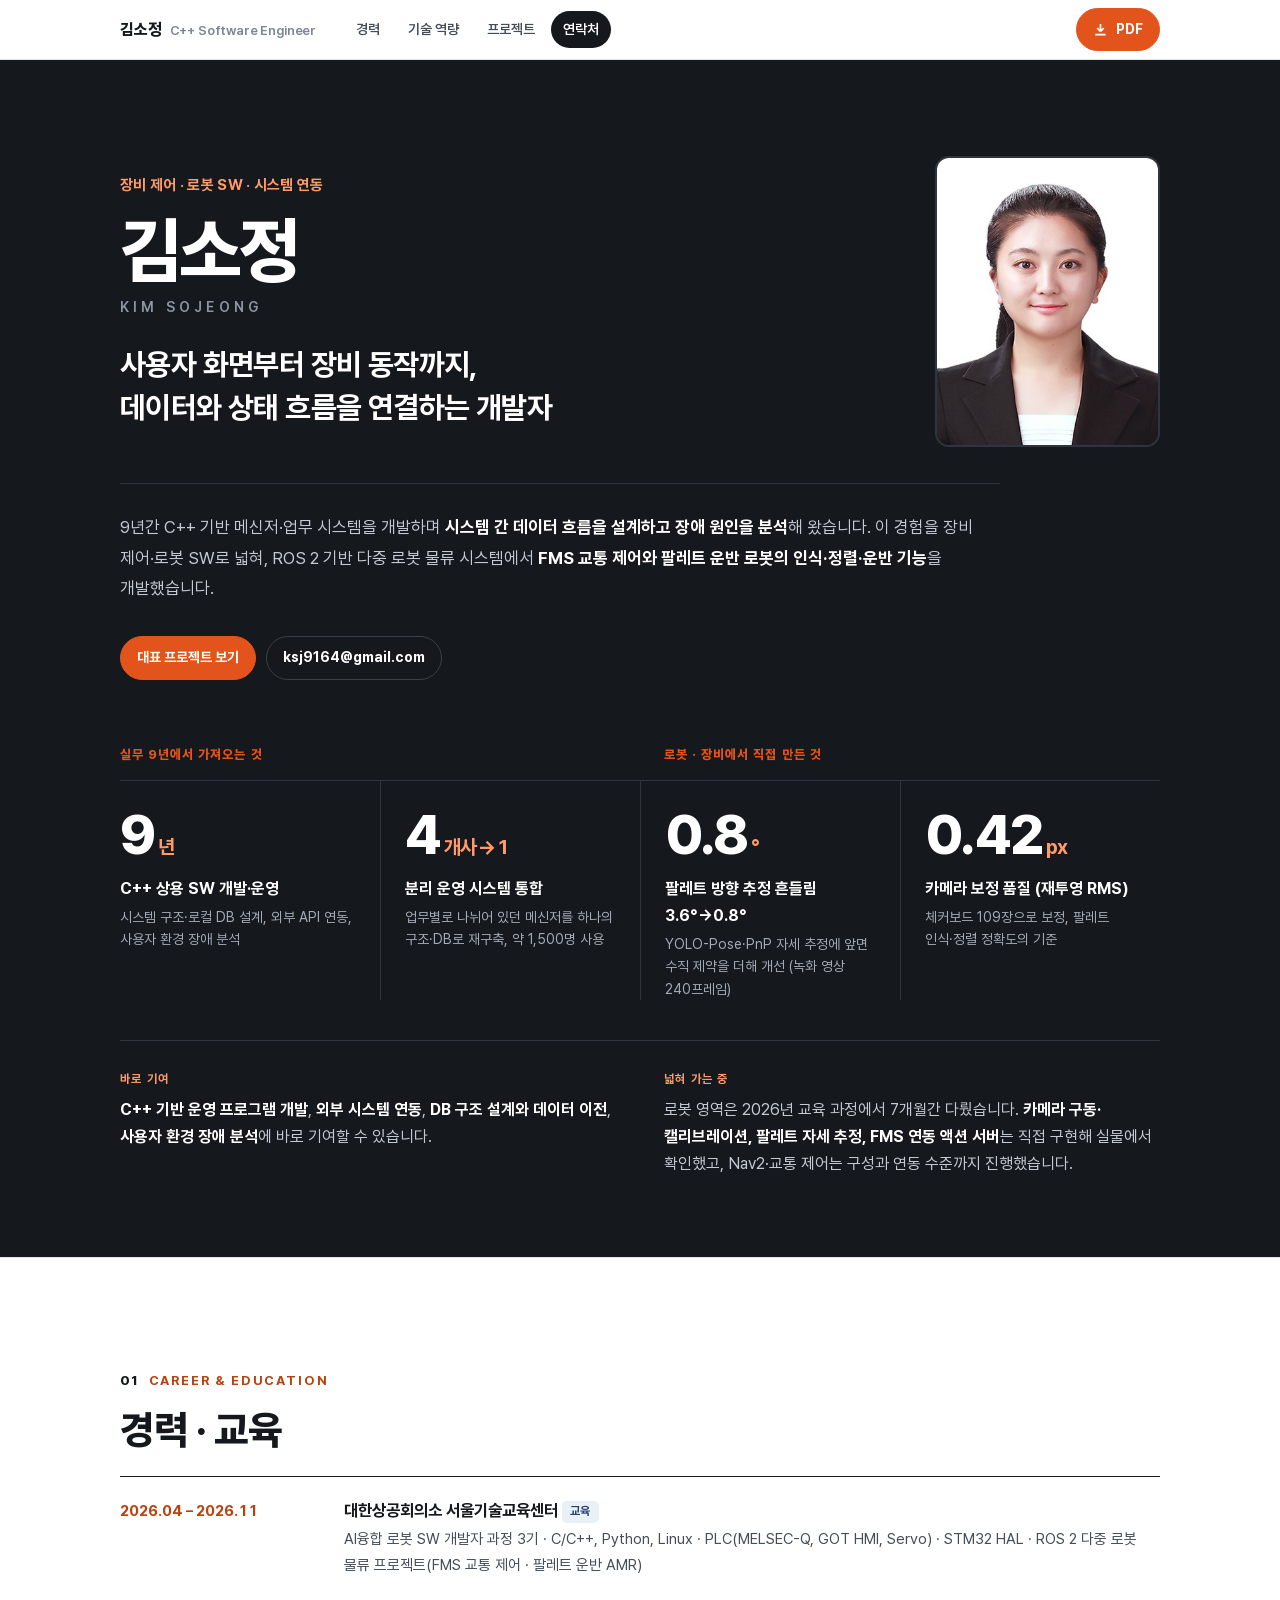
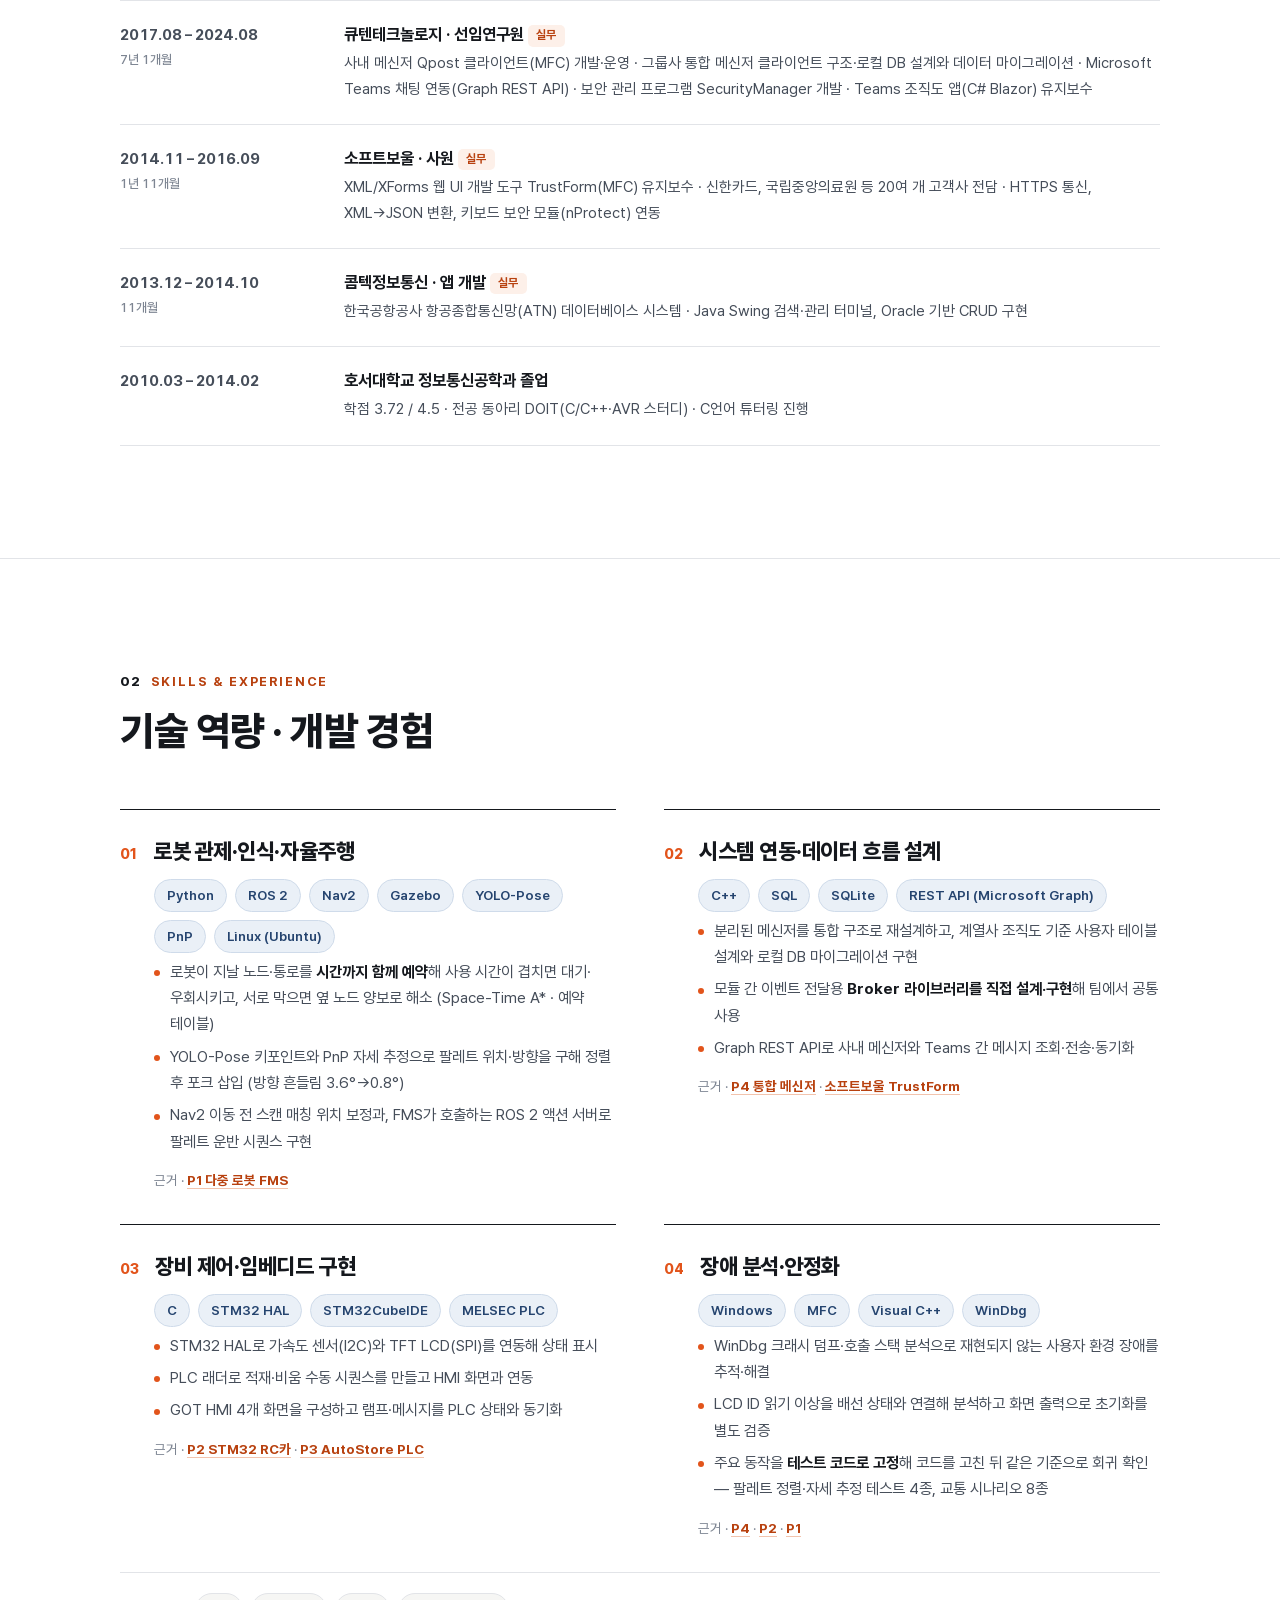
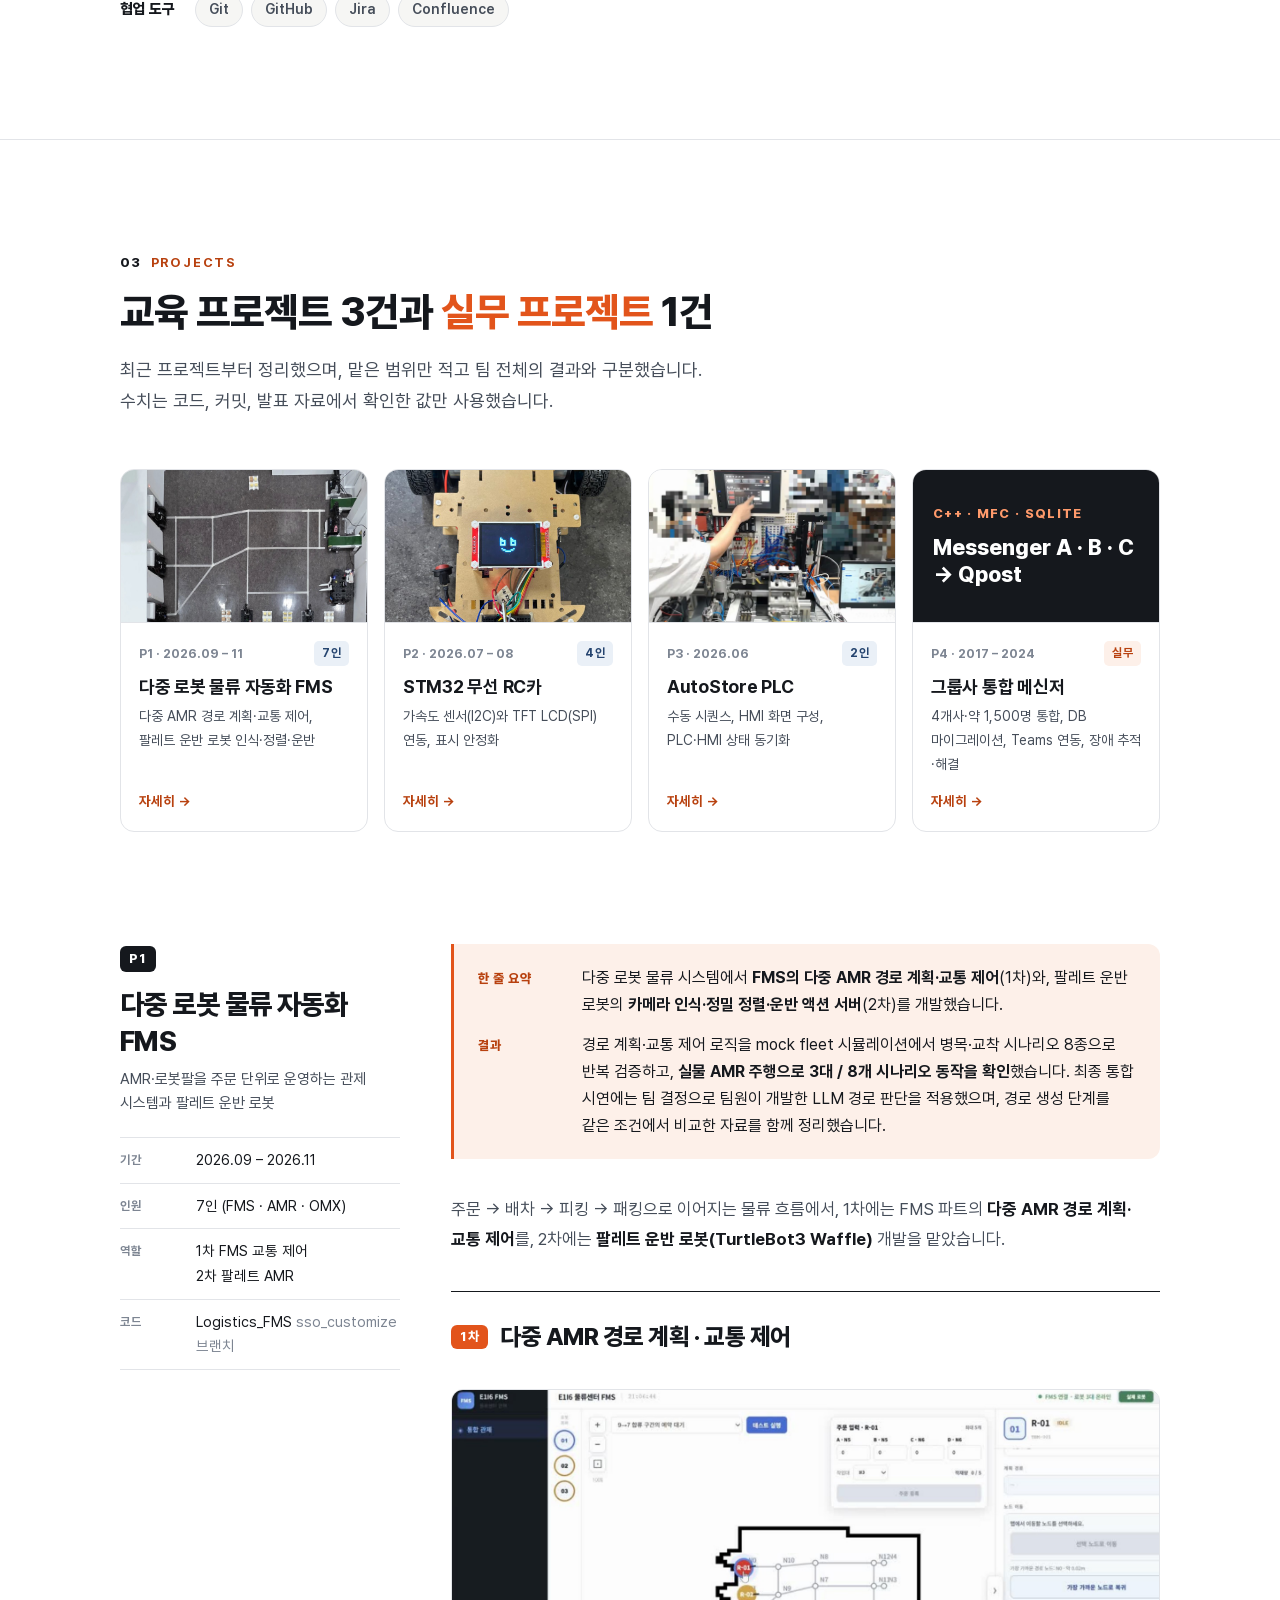
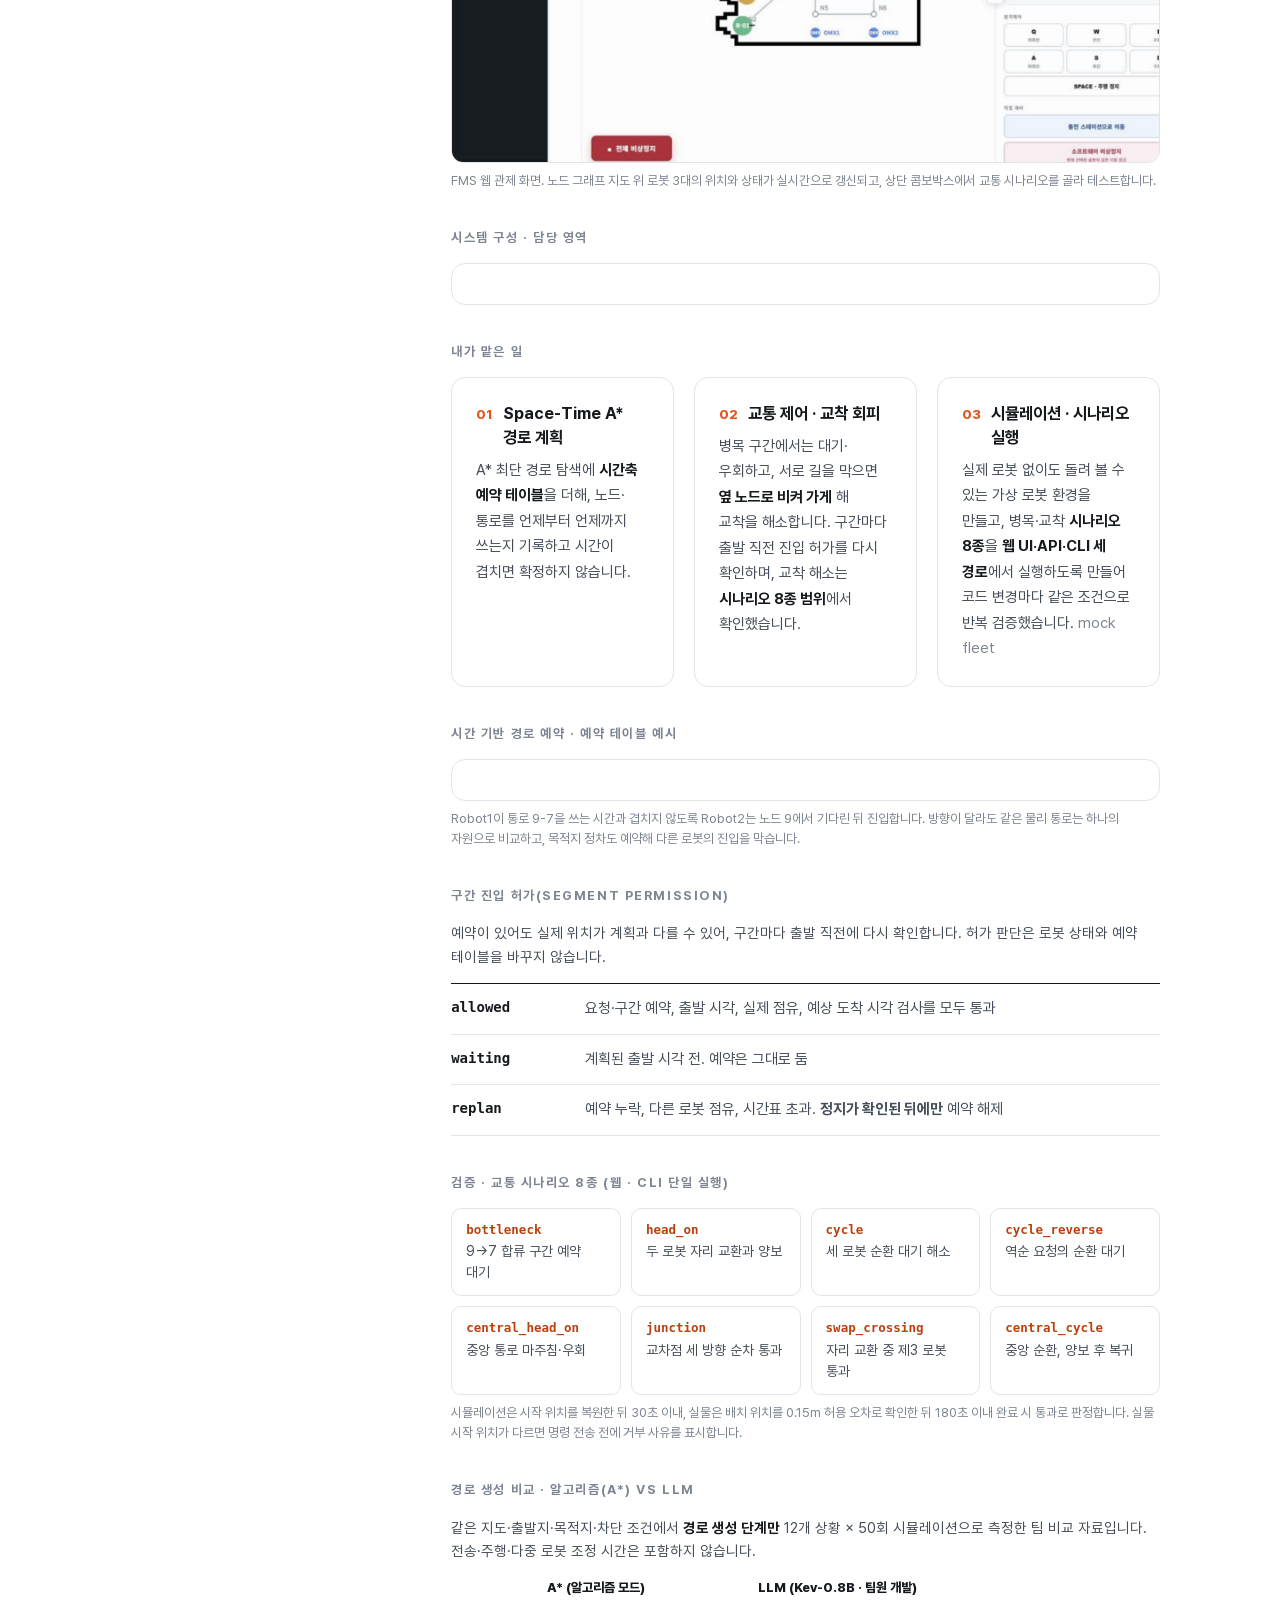
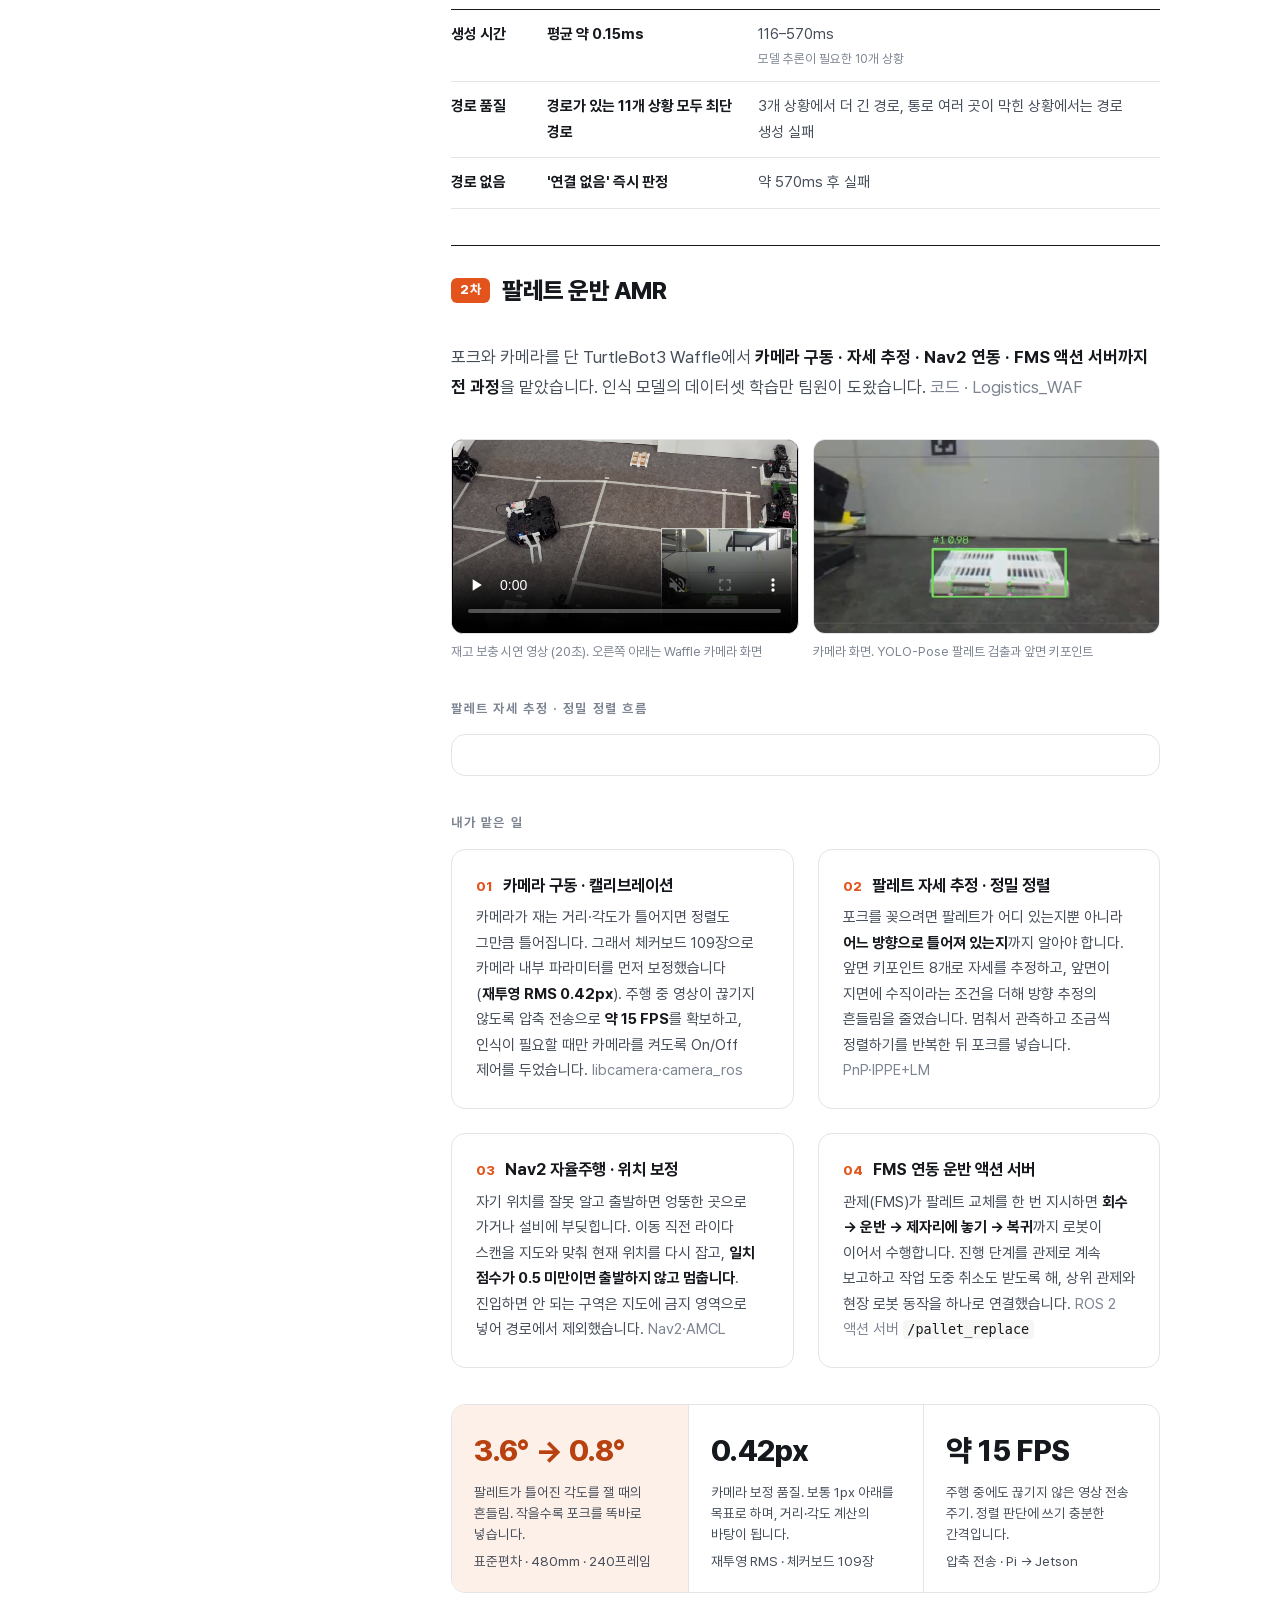
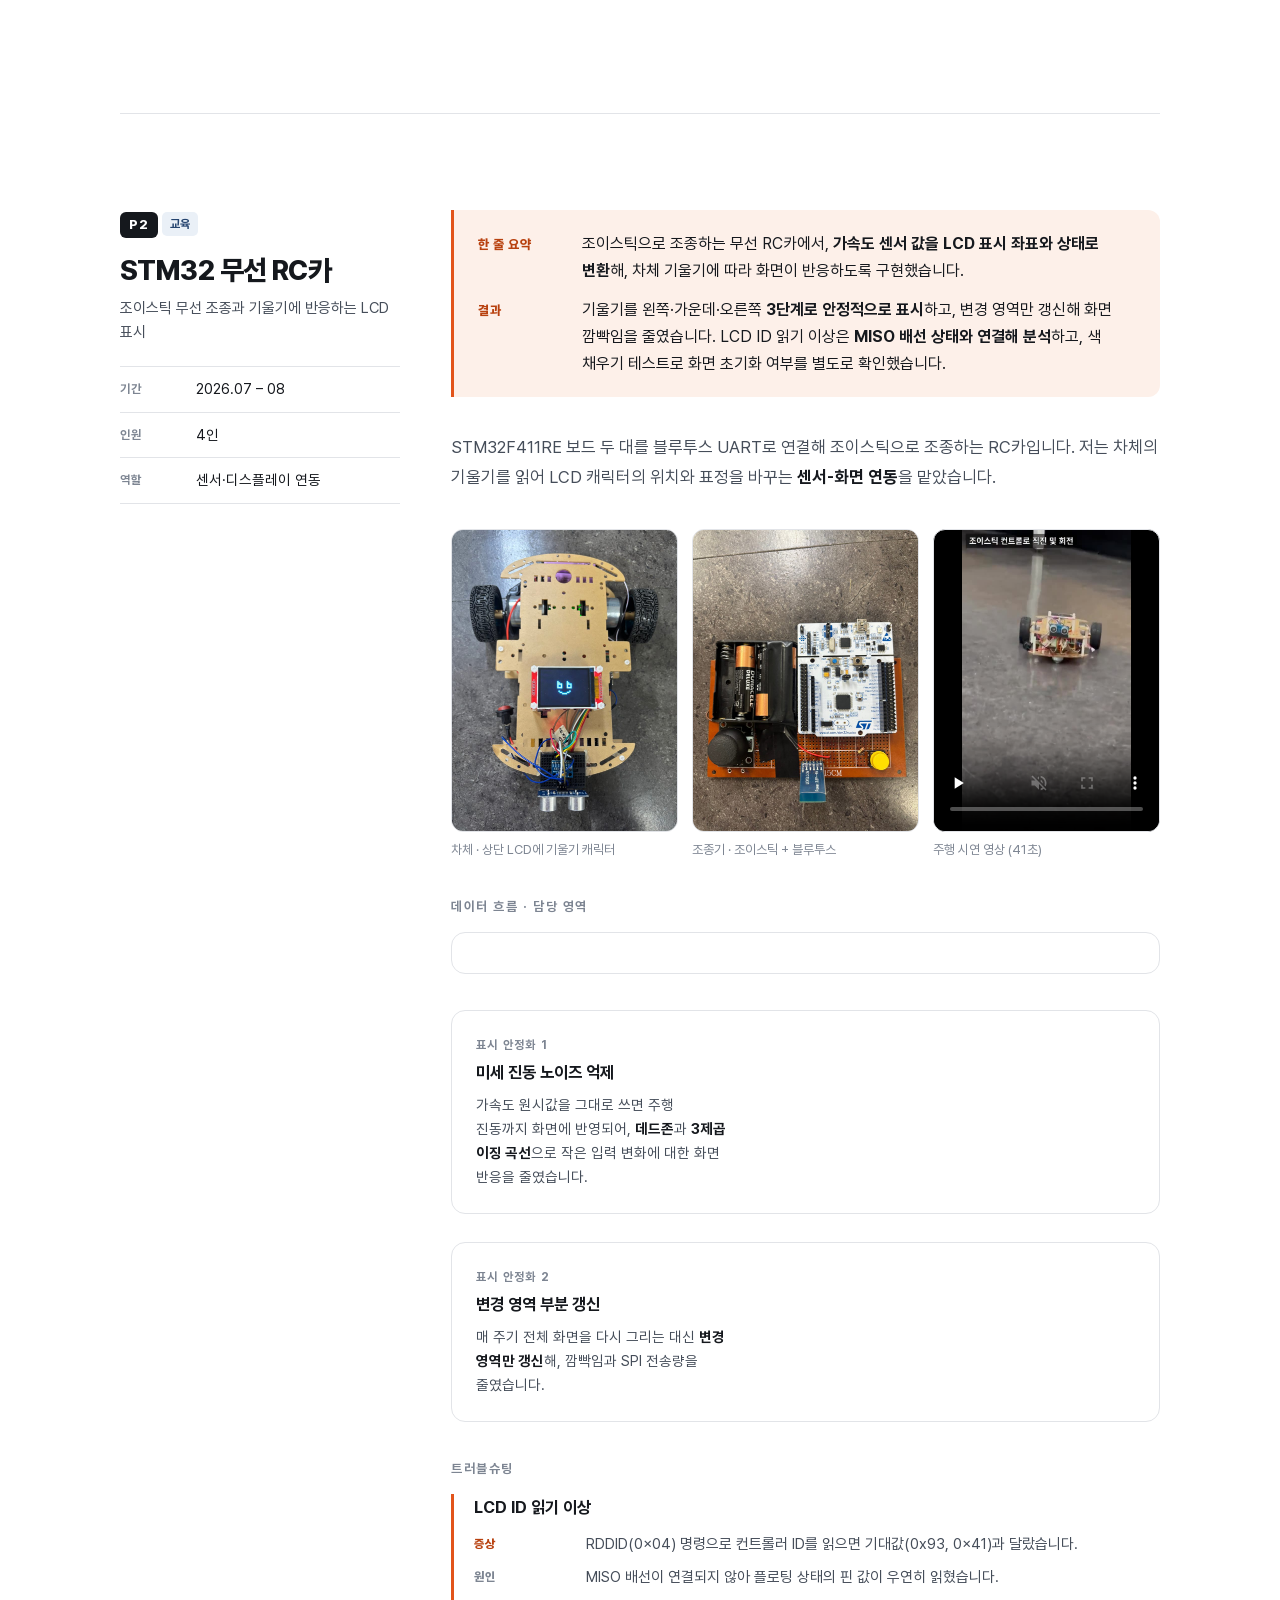
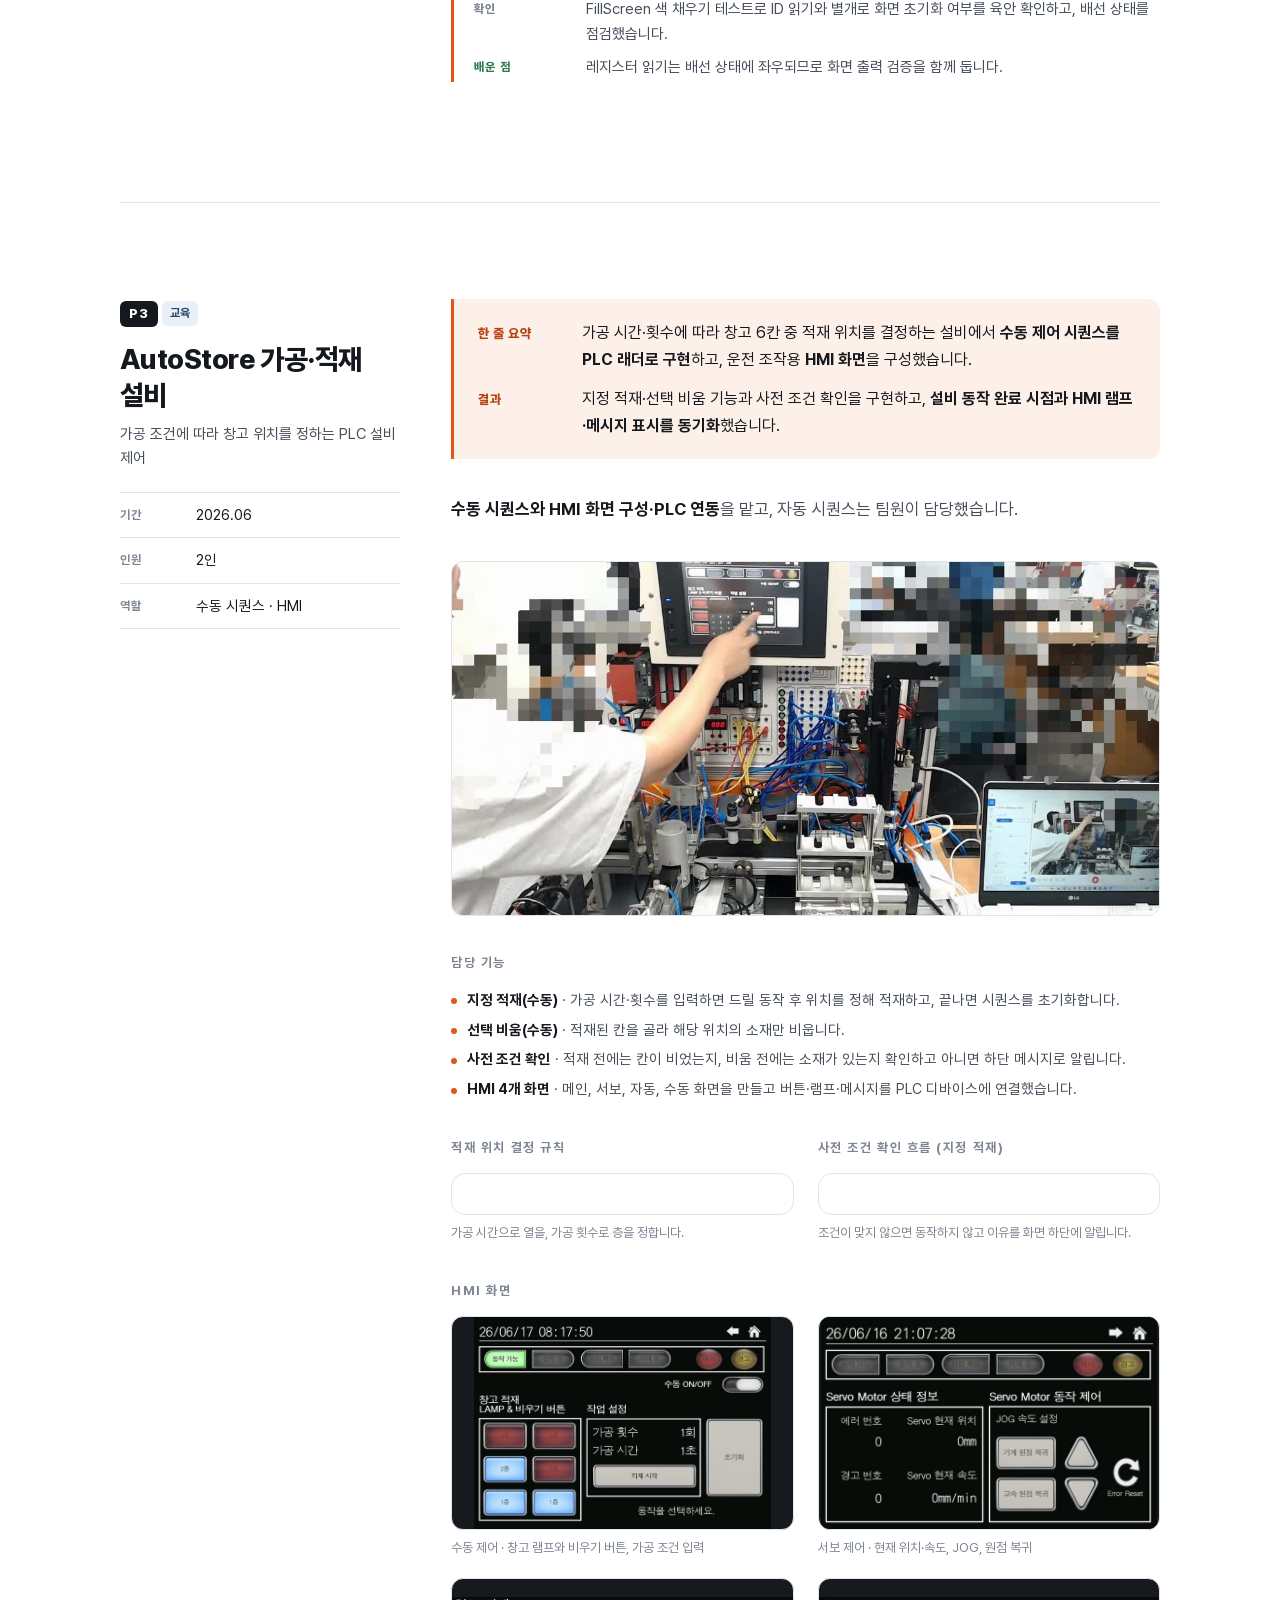
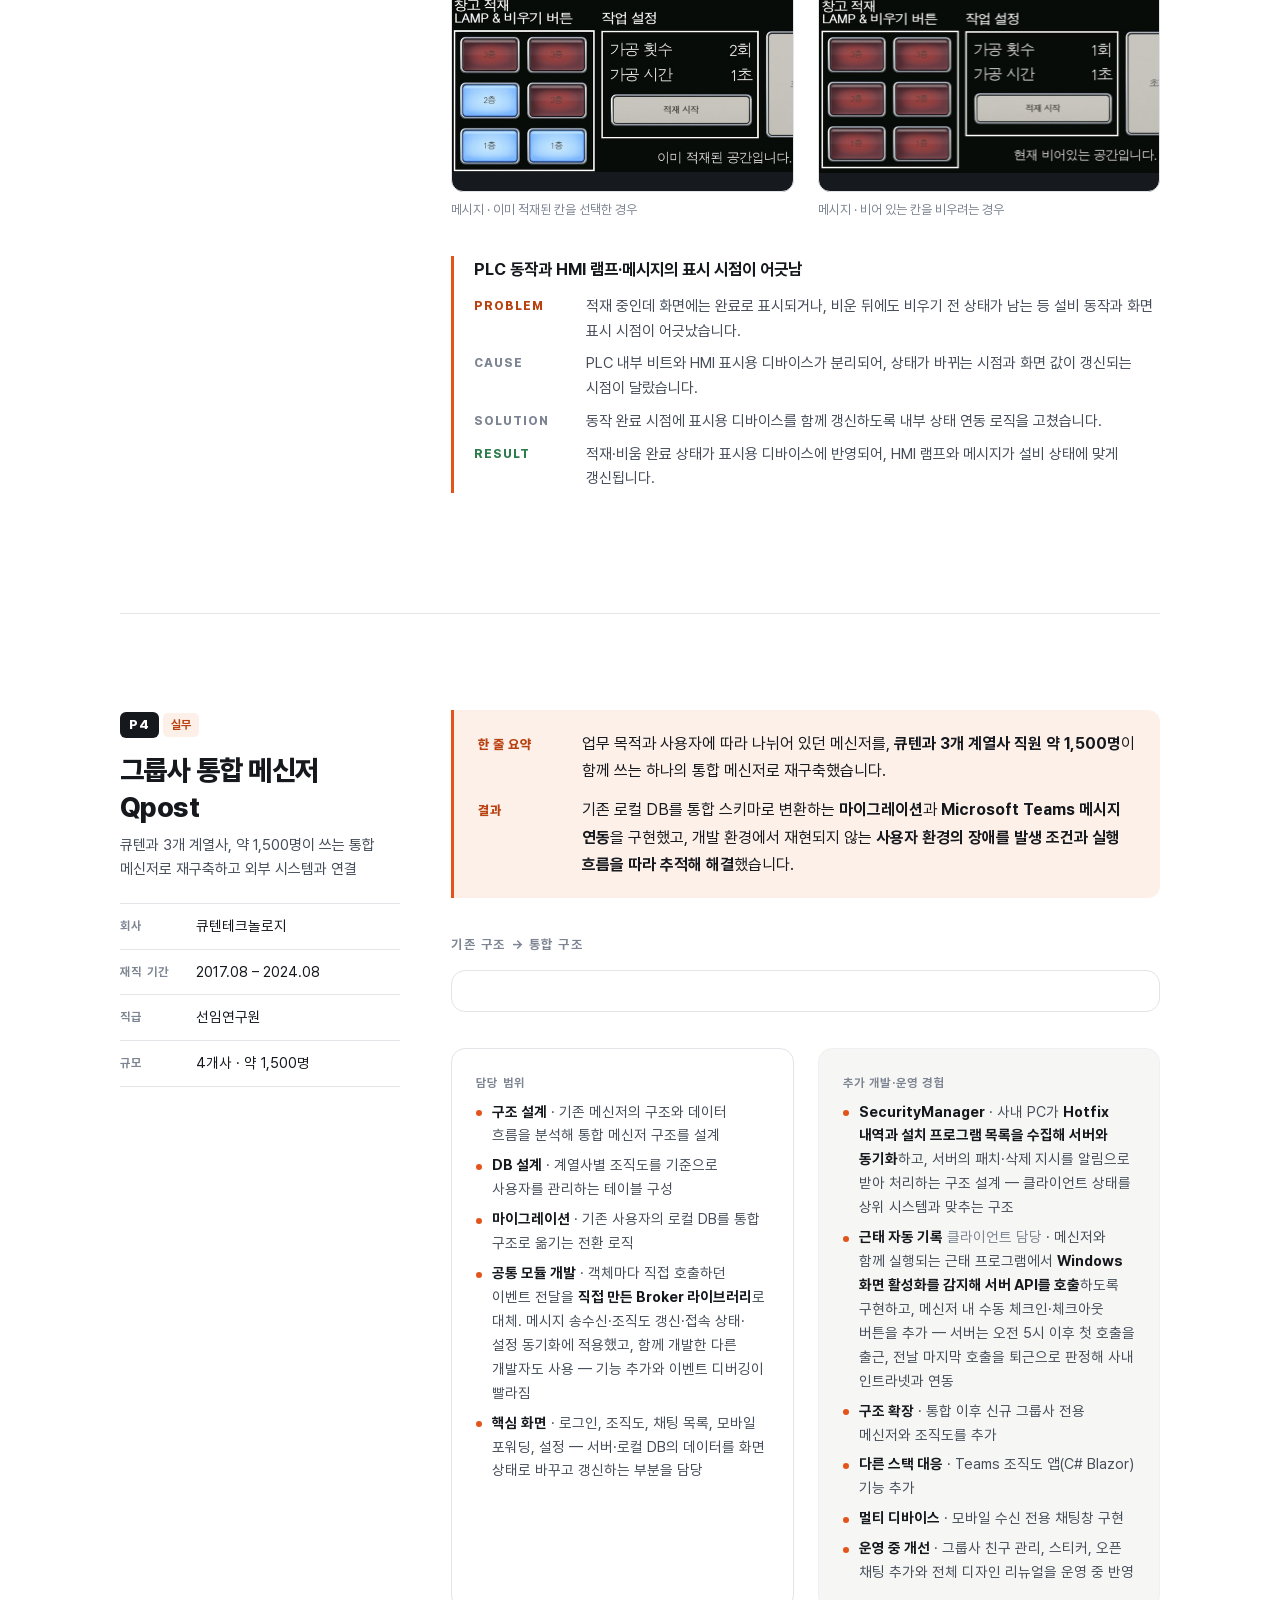
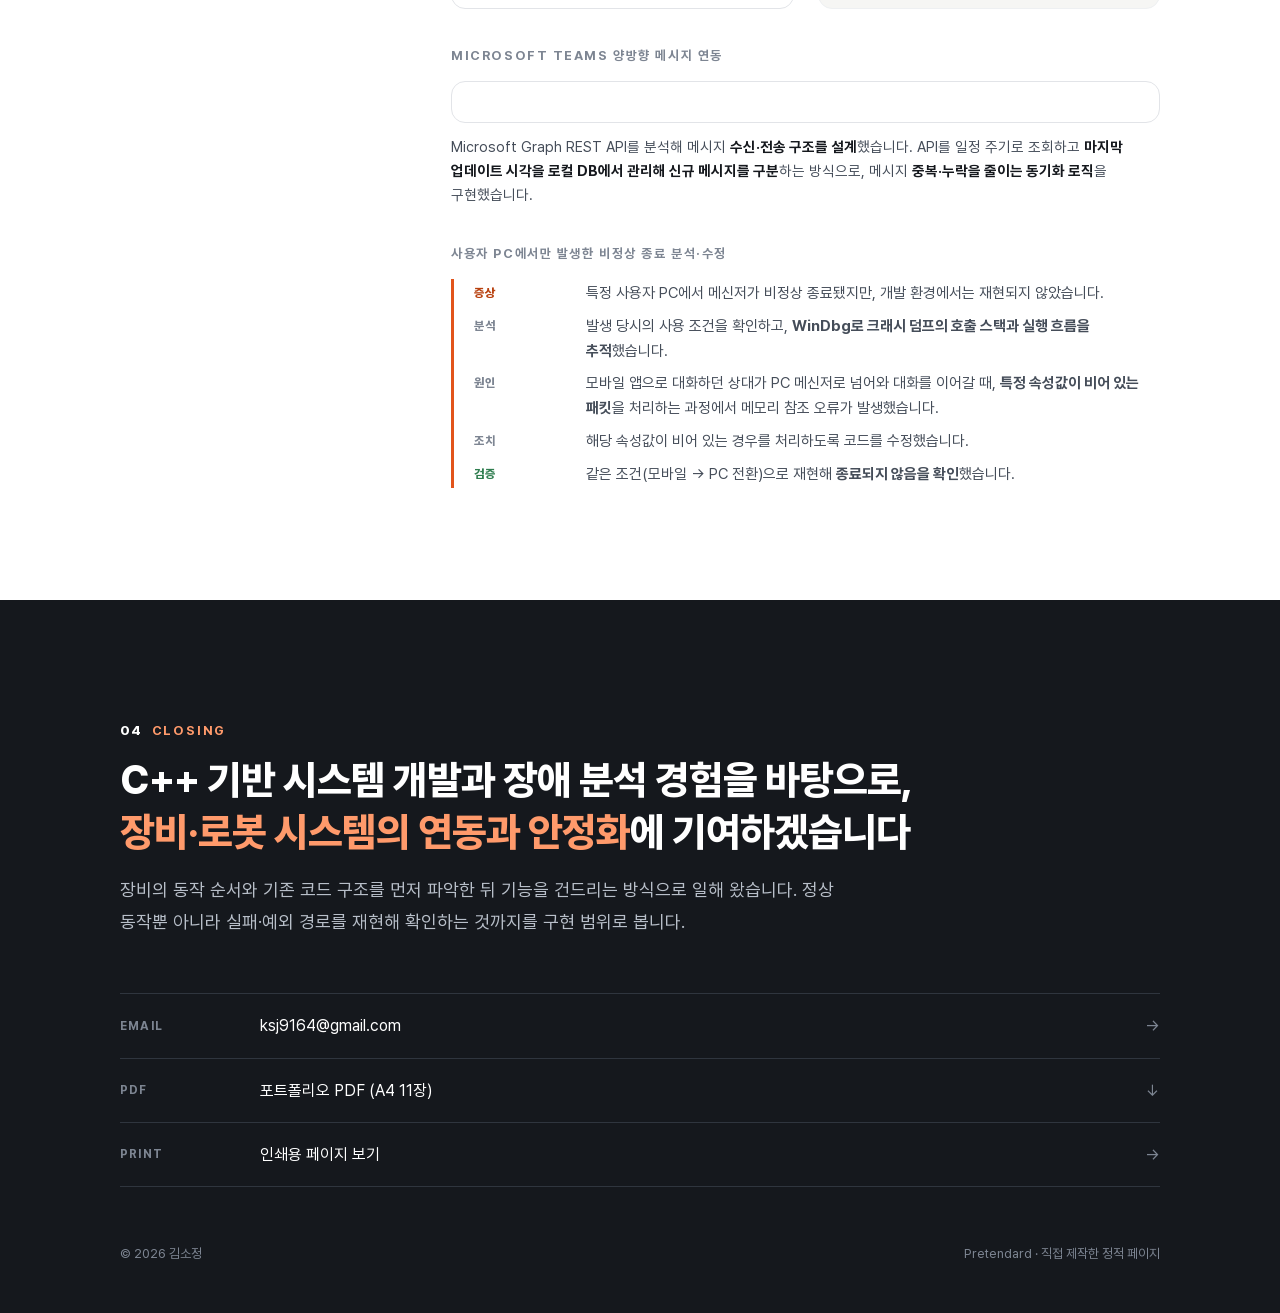
<file: web.src.html>
<!doctype html>
<html lang="ko">
<head>
<meta charset="utf-8">
<meta name="viewport" content="width=device-width,initial-scale=1">
<title>김소정 포트폴리오</title>
<meta name="description" content="김소정 | 장비 제어·로봇 SW 개발자 (다중 로봇 관제·장비 연동). C++ 실무 9년, ROS 2 다중 로봇 FMS 경로 예약·교착 해소.">
<meta name="author" content="김소정">
<meta property="og:title" content="김소정 · 로봇 SW 포트폴리오">
<meta property="og:description" content="C++ 실무 9년 · 다중 로봇 FMS 경로 예약·교착 해소 · STM32 · PLC">
<meta property="og:image" content="https://sojeong-grotto.github.io/assets/fms_ui.jpg">
<meta name="theme-color" content="#15181d">
<link rel="stylesheet" href="web.css">
<!-- 이 파일은 web.src.html에서 생성됩니다. 수정은 web.src.html에서 하고 ./build.sh를 실행하세요. -->
</head>
<body>
<a class="skip" href="#main">본문으로 건너뛰기</a>

<header class="nav">
  <div class="wrap">
    <a class="brand" href="#top">김소정<span>C++ Software Engineer</span></a>
    <nav class="menu" aria-label="섹션">
      <a href="#career">경력</a>
      <a href="#about">기술 역량</a>
      <a href="#projects">프로젝트</a>
      <a href="#contact">연락처</a>
    </nav>
    <a class="btn solid" href="김소정_로봇SW_포트폴리오.pdf" download>
      <svg viewBox="0 0 16 16" fill="none" stroke="currentColor" stroke-width="1.8" aria-hidden="true"><path d="M8 2v8m0 0L4.5 6.5M8 10l3.5-3.5M2.5 13.5h11"/></svg>PDF</a>
  </div>
</header>

<main id="main">
<!-- =============================== HERO =============================== -->
<section class="hero" id="top">
  <div class="wrap">
    <div class="top">
      <div>
        <div class="role">장비 제어 · 로봇 SW · 시스템 연동</div>
        <h1>김소정<small>KIM SOJEONG</small></h1>
        <p class="headline" style="color:#fff">사용자 화면부터 장비 동작까지,<br>데이터와 상태 흐름을 연결하는 개발자</p>
      </div>
      <div class="photo"><img src="assets/photo.jpg" alt="김소정 증명사진" width="225" height="291"></div>
    </div>
    <p class="summary">9년간 C++ 기반 메신저·업무 시스템을 개발하며 <b>시스템 간 데이터 흐름을 설계하고 장애 원인을 분석</b>해 왔습니다. 이 경험을 장비 제어·로봇 SW로 넓혀, ROS 2 기반 다중 로봇 물류 시스템에서 <b>FMS 교통 제어와 팔레트 운반 로봇의 인식·정렬·운반 기능</b>을 개발했습니다.</p>
    <div class="cta">
      <a class="btn solid" href="#p1">대표 프로젝트 보기</a>
      <a class="btn ghost" href="mailto:ksj9164@gmail.com">ksj9164@gmail.com</a>
    </div>

    <div class="kpi-groups">
      <div>실무 9년에서 가져오는 것</div>
      <div>로봇 · 장비에서 직접 만든 것</div>
    </div>
    <div class="kpis">
      <div class="kpi"><div class="n">9<span>년</span></div><div class="t">C++ 상용 SW 개발·운영</div><div class="d">시스템 구조·로컬 DB 설계, 외부 API 연동, 사용자 환경 장애 분석</div></div>
      <div class="kpi mid"><div class="n">4<span>개사 → 1</span></div><div class="t">분리 운영 시스템 통합</div><div class="d">업무별로 나뉘어 있던 메신저를 하나의 구조·DB로 재구축, 약 1,500명 사용</div></div>
      <div class="kpi"><div class="n">0.8<span>°</span></div><div class="t">팔레트 방향 추정 흔들림 3.6°→0.8°</div><div class="d">YOLO-Pose·PnP 자세 추정에 앞면 수직 제약을 더해 개선 (녹화 영상 240프레임)</div></div>
      <div class="kpi"><div class="n">0.42<span>px</span></div><div class="t">카메라 보정 품질 (재투영 RMS)</div><div class="d">체커보드 109장으로 보정, 팔레트 인식·정렬 정확도의 기준</div></div>
    </div>

    <div class="focus">
      <div><span class="label">바로 기여</span><p><b>C++ 기반 운영 프로그램 개발</b>, <b>외부 시스템 연동</b>, <b>DB 구조 설계와 데이터 이전</b>, <b>사용자 환경 장애 분석</b>에 바로 기여할 수 있습니다.</p></div>
      <div><span class="label">넓혀 가는 중</span><p>로봇 영역은 2026년 교육 과정에서 7개월간 다뤘습니다. <b>카메라 구동·캘리브레이션, 팔레트 자세 추정, FMS 연동 액션 서버</b>는 직접 구현해 실물에서 확인했고, Nav2·교통 제어는 구성과 연동 수준까지 진행했습니다.</p></div>
    </div>
  </div>
</section>

<!-- =============================== CAREER =============================== -->
<section class="sec" id="career">
  <div class="wrap">
    <div class="head" style="margin-bottom:8px">
      <div class="eyebrow"><b>01</b>Career &amp; Education</div>
      <h2 class="title">경력 · 교육</h2>
    </div>
        <div class="tl">
          <div class="item now"><div class="when">2026.04 – 2026.11</div><div class="what"><h4>대한상공회의소 서울기술교육센터 <span class="tag edu">교육</span></h4><p>AI융합 로봇 SW 개발자 과정 3기 · C/C++, Python, Linux · PLC(MELSEC-Q, GOT HMI, Servo) · STM32 HAL · ROS 2 다중 로봇 물류 프로젝트(FMS 교통 제어 · 팔레트 운반 AMR)</p></div></div>
          <div class="item"><div class="when">2017.08 – 2024.08<small>7년 1개월</small></div><div class="what"><h4>큐텐테크놀로지 · 선임연구원 <span class="tag work">실무</span></h4><p>사내 메신저 Qpost 클라이언트(MFC) 개발·운영 · 그룹사 통합 메신저 클라이언트 구조·로컬 DB 설계와 데이터 마이그레이션 · Microsoft Teams 채팅 연동(Graph REST API) · 보안 관리 프로그램 SecurityManager 개발 · Teams 조직도 앱(C# Blazor) 유지보수</p></div></div>
          <div class="item"><div class="when">2014.11 – 2016.09<small>1년 11개월</small></div><div class="what"><h4>소프트보울 · 사원 <span class="tag work">실무</span></h4><p>XML/XForms 웹 UI 개발 도구 TrustForm(MFC) 유지보수 · 신한카드, 국립중앙의료원 등 20여 개 고객사 전담 · HTTPS 통신, XML→JSON 변환, 키보드 보안 모듈(nProtect) 연동</p></div></div>
          <div class="item"><div class="when">2013.12 – 2014.10<small>11개월</small></div><div class="what"><h4>콤텍정보통신 · 앱 개발 <span class="tag work">실무</span></h4><p>한국공항공사 항공종합통신망(ATN) 데이터베이스 시스템 · Java Swing 검색·관리 터미널, Oracle 기반 CRUD 구현</p></div></div>
          <div class="item"><div class="when">2010.03 – 2014.02</div><div class="what"><h4>호서대학교 정보통신공학과 졸업</h4><p>학점 3.72 / 4.5 · 전공 동아리 DOIT(C/C++·AVR 스터디) · C언어 튜터링 진행</p></div></div>
        </div>
  </div>
</section>

<!-- =============================== ABOUT =============================== -->
<section class="sec" id="about">
  <div class="wrap">
    <div class="head">
      <div class="eyebrow"><b>02</b>Skills &amp; Experience</div>
      <h2 class="title">기술 역량 · 개발 경험</h2>
    </div>
    <div class="cx">
      <div class="cxb">
        <div class="cxh"><span class="cxn">01</span><h3>로봇 관제·인식·자율주행</h3></div>
        <div class="cxk"><span>Python</span><span>ROS 2</span><span>Nav2</span><span>Gazebo</span><span>YOLO-Pose</span><span>PnP</span><span>Linux (Ubuntu)</span></div>
        <ul class="dots"><li>로봇이 지날 노드·통로를 <b>시간까지 함께 예약</b>해 사용 시간이 겹치면 대기·우회시키고, 서로 막으면 옆 노드 양보로 해소 (Space-Time A* · 예약 테이블)</li><li>YOLO-Pose 키포인트와 PnP 자세 추정으로 팔레트 위치·방향을 구해 정렬 후 포크 삽입 (방향 흔들림 3.6°→0.8°)</li><li>Nav2 이동 전 스캔 매칭 위치 보정과, FMS가 호출하는 ROS 2 액션 서버로 팔레트 운반 시퀀스 구현</li></ul>
        <div class="cxe">근거 · <a href="#p1">P1 다중 로봇 FMS</a></div>
      </div>
      <div class="cxb">
        <div class="cxh"><span class="cxn">02</span><h3>시스템 연동·데이터 흐름 설계</h3></div>
        <div class="cxk"><span>C++</span><span>SQL</span><span>SQLite</span><span>REST API (Microsoft Graph)</span></div>
        <ul class="dots"><li>분리된 메신저를 통합 구조로 재설계하고, 계열사 조직도 기준 사용자 테이블 설계와 로컬 DB 마이그레이션 구현</li><li>모듈 간 이벤트 전달용 <b>Broker 라이브러리를 직접 설계·구현</b>해 팀에서 공통 사용</li><li>Graph REST API로 사내 메신저와 Teams 간 메시지 조회·전송·동기화</li></ul>
        <div class="cxe">근거 · <a href="#p4">P4 통합 메신저</a> · <a href="#career">소프트보울 TrustForm</a></div>
      </div>
      <div class="cxb">
        <div class="cxh"><span class="cxn">03</span><h3>장비 제어·임베디드 구현</h3></div>
        <div class="cxk"><span>C</span><span>STM32 HAL</span><span>STM32CubeIDE</span><span>MELSEC PLC</span></div>
        <ul class="dots"><li>STM32 HAL로 가속도 센서(I2C)와 TFT LCD(SPI)를 연동해 상태 표시</li><li>PLC 래더로 적재·비움 수동 시퀀스를 만들고 HMI 화면과 연동</li><li>GOT HMI 4개 화면을 구성하고 램프·메시지를 PLC 상태와 동기화</li></ul>
        <div class="cxe">근거 · <a href="#p2">P2 STM32 RC카</a> · <a href="#p3">P3 AutoStore PLC</a></div>
      </div>
      <div class="cxb">
        <div class="cxh"><span class="cxn">04</span><h3>장애 분석·안정화</h3></div>
        <div class="cxk"><span>Windows</span><span>MFC</span><span>Visual C++</span><span>WinDbg</span></div>
        <ul class="dots"><li>WinDbg 크래시 덤프·호출 스택 분석으로 재현되지 않는 사용자 환경 장애를 추적·해결</li><li>LCD ID 읽기 이상을 배선 상태와 연결해 분석하고 화면 출력으로 초기화를 별도 검증</li><li>주요 동작을 <b>테스트 코드로 고정</b>해 코드를 고친 뒤 같은 기준으로 회귀 확인 — 팔레트 정렬·자세 추정 테스트 4종, 교통 시나리오 8종</li></ul>
        <div class="cxe">근거 · <a href="#p4">P4</a> · <a href="#p2">P2</a> · <a href="#p1">P1</a></div>
      </div>
    </div>
    <div class="cxc"><span class="cxl">협업 도구</span><span>Git</span><i>/</i><span>GitHub</span><i>/</i><span>Jira</span><i>/</i><span>Confluence</span></div>
  </div>
</section>

<!-- =============================== PROJECTS =============================== -->
<section class="sec" id="projects">
  <div class="wrap">
    <div class="head">
      <div class="eyebrow"><b>03</b>Projects</div>
      <h2 class="title">교육 프로젝트 3건과 <em>실무 프로젝트</em> 1건</h2>
      <p class="lead" style="max-width:none">최근 프로젝트부터 정리했으며, 맡은 범위만 적고 팀 전체의 결과와 구분했습니다.<br class="br-d"> 수치는 코드, 커밋, 발표 자료에서 확인한 값만 사용했습니다.</p>
    </div>

    <div class="pcards">
      <a class="pcard" href="#p1"><div class="thumb"><img src="assets/p1_testbed.jpg" alt="다중 로봇 물류 테스트베드 전경. 왼쪽 선반에 AMR, 오른쪽에 컨베이어와 로봇팔, 포크를 단 운반 로봇이 있고 바닥에 노드 그래프 경로가 테이프로 표시되어 있다." loading="lazy"></div>
        <div class="body"><div class="pg"><span>P1 · 2026.09 – 11</span><span class="tag edu">7인</span></div><h3>다중 로봇 물류 자동화 FMS</h3><p>다중 AMR 경로 계획·교통 제어, 팔레트 운반 로봇 인식·정렬·운반</p><span class="go">자세히 →</span></div></a>
      <a class="pcard" href="#p2"><div class="thumb"><img src="assets/rc_car.jpg" alt="" style="object-position:center 55%" loading="lazy"></div>
        <div class="body"><div class="pg"><span>P2 · 2026.07 – 08</span><span class="tag edu">4인</span></div><h3>STM32 무선 RC카</h3><p>가속도 센서(I2C)와 TFT LCD(SPI) 연동, 표시 안정화</p><span class="go">자세히 →</span></div></a>
      <a class="pcard" href="#p3"><div class="thumb"><img src="assets/plc_rig.jpg" alt="" loading="lazy"></div>
        <div class="body"><div class="pg"><span>P3 · 2026.06</span><span class="tag edu">2인</span></div><h3>AutoStore PLC</h3><p>수동 시퀀스, HMI 화면 구성, PLC·HMI 상태 동기화</p><span class="go">자세히 →</span></div></a>
      <a class="pcard" href="#p4"><div class="thumb" style="background:var(--night);display:flex;flex-direction:column;justify-content:center;padding:20px;gap:8px">
          <span style="color:#ff9a6b;font-weight:800;font-size:13px;letter-spacing:.1em">C++ · MFC · SQLITE</span>
          <span style="color:#fff;font-weight:800;font-size:22px;line-height:1.25">Messenger A · B · C<br>→ Qpost</span></div>
        <div class="body"><div class="pg"><span>P4 · 2017 – 2024</span><span class="tag work">실무</span></div><h3>그룹사 통합 메신저</h3><p>4개사·약 1,500명 통합, DB 마이그레이션, Teams 연동, 장애 추적·해결</p><span class="go">자세히 →</span></div></a>
    </div>

    <!-- ---------- P1 ---------- -->
    <article class="project" id="p1" style="margin-top:clamp(72px,10vw,112px)">
      <aside class="aside">
        <span class="pno">P1</span>
        <h3>다중 로봇 물류 자동화 FMS</h3>
        <p class="sub">AMR·로봇팔을 주문 단위로 운영하는 관제 시스템과 팔레트 운반 로봇</p>
        <div class="meta">
          <div><span class="label">기간</span><span>2026.09 – 2026.11</span></div>
          <div><span class="label">인원</span><span>7인 (FMS · AMR · OMX)</span></div>
          <div><span class="label">역할</span><span>1차 FMS 교통 제어<br>2차 팔레트 AMR</span></div>
          <div><span class="label">코드</span><span><a href="https://github.com/E1I6-Logistics/Logistics_FMS/tree/sso_customize" target="_blank" rel="noopener">Logistics_FMS</a> <span class="muted">sso_customize 브랜치</span></span></div>
        </div>
      </aside>
      <div class="content">
        <div class="tldr">
          <div><span class="tl-l">한 줄 요약</span><p>다중 로봇 물류 시스템에서 <b>FMS의 다중 AMR 경로 계획·교통 제어</b>(1차)와, 팔레트 운반 로봇의 <b>카메라 인식·정밀 정렬·운반 액션 서버</b>(2차)를 개발했습니다.</p></div>
          <div><span class="tl-l">결과</span><p>경로 계획·교통 제어 로직을 mock fleet 시뮬레이션에서 병목·교착 시나리오 8종으로 반복 검증하고, <b>실물 AMR 주행으로 3대 / 8개 시나리오 동작을 확인</b>했습니다. 최종 통합 시연에는 팀 결정으로 팀원이 개발한 LLM 경로 판단을 적용했으며, 경로 생성 단계를 같은 조건에서 비교한 자료를 함께 정리했습니다.</p></div>
        </div>
        <p class="intro">주문 → 배차 → 피킹 → 패킹으로 이어지는 물류 흐름에서, 1차에는 FMS 파트의 <b>다중 AMR 경로 계획·교통 제어</b>를, 2차에는 <b>팔레트 운반 로봇(TurtleBot3 Waffle)</b> 개발을 맡았습니다.</p>

        <h3 class="phase"><span>1차</span>다중 AMR 경로 계획 · 교통 제어</h3>
        <figure>
          <a class="shot" href="assets/fms_ui.jpg" target="_blank" rel="noopener"><img src="assets/fms_ui.jpg" alt="FMS 웹 관제 화면: 노드 그래프 지도 위 로봇 3대와 주문 입력, 시나리오 실행 UI" loading="lazy"></a>
          <figcaption class="cap">FMS 웹 관제 화면. 노드 그래프 지도 위 로봇 3대의 위치와 상태가 실시간으로 갱신되고, 상단 콤보박스에서 교통 시나리오를 골라 테스트합니다.</figcaption>
        </figure>
        <div>
          <div class="blocktitle">시스템 구성 · 담당 영역</div>
          <div class="diagram scroll-x"><!--SVG:p1-arch--></div>
        </div>
        <div>
          <div class="blocktitle">내가 맡은 일</div>
          <div class="g3 roles">
            <div class="box"><h4><span>01</span>Space-Time A* 경로 계획</h4><p>A* 최단 경로 탐색에 <b>시간축 예약 테이블</b>을 더해, 노드·통로를 언제부터 언제까지 쓰는지 기록하고 시간이 겹치면 확정하지 않습니다.</p></div>
            <div class="box"><h4><span>02</span>교통 제어 · 교착 회피</h4><p>병목 구간에서는 대기·우회하고, 서로 길을 막으면 <b>옆 노드로 비켜 가게</b> 해 교착을 해소합니다. 구간마다 출발 직전 진입 허가를 다시 확인하며, 교착 해소는 <b>시나리오 8종 범위</b>에서 확인했습니다.</p></div>
            <div class="box"><h4><span>03</span>시뮬레이션 · 시나리오 실행</h4><p>실제 로봇 없이도 돌려 볼 수 있는 가상 로봇 환경을 만들고, 병목·교착 <b>시나리오 8종</b>을 <b>웹 UI·API·CLI 세 경로</b>에서 실행하도록 만들어 코드 변경마다 같은 조건으로 반복 검증했습니다. <span class="muted">mock fleet</span></p></div>
          </div>
        </div>
        <figure>
            <div class="blocktitle">시간 기반 경로 예약 · 예약 테이블 예시</div>
            <div class="diagram narrow"><!--SVG:p1-timeline--></div>
            <figcaption class="cap">Robot1이 통로 9-7을 쓰는 시간과 겹치지 않도록 Robot2는 노드 9에서 기다린 뒤 진입합니다. 방향이 달라도 같은 물리 통로는 하나의 자원으로 비교하고, 목적지 정차도 예약해 다른 로봇의 진입을 막습니다.</figcaption>
        </figure>
          <div>
            <div class="blocktitle">구간 진입 허가(Segment Permission)</div>
            <p class="small">예약이 있어도 실제 위치가 계획과 다를 수 있어, 구간마다 출발 직전에 다시 확인합니다. 허가 판단은 로봇 상태와 예약 테이블을 바꾸지 않습니다.</p>
            <table class="perm" style="margin-top:14px">
              <tr><td>allowed</td><td>요청·구간 예약, 출발 시각, 실제 점유, 예상 도착 시각 검사를 모두 통과</td></tr>
              <tr><td>waiting</td><td>계획된 출발 시각 전. 예약은 그대로 둠</td></tr>
              <tr><td>replan</td><td>예약 누락, 다른 로봇 점유, 시간표 초과. <b>정지가 확인된 뒤에만</b> 예약 해제</td></tr>
            </table>
          </div>
        <div>
          <div class="blocktitle">검증 · 교통 시나리오 8종 (웹 · CLI 단일 실행)</div>
          <div class="scen">
            <div><b>bottleneck</b>9→7 합류 구간 예약 대기</div><div><b>head_on</b>두 로봇 자리 교환과 양보</div>
            <div><b>cycle</b>세 로봇 순환 대기 해소</div><div><b>cycle_reverse</b>역순 요청의 순환 대기</div>
            <div><b>central_head_on</b>중앙 통로 마주침·우회</div><div><b>junction</b>교차점 세 방향 순차 통과</div>
            <div><b>swap_crossing</b>자리 교환 중 제3 로봇 통과</div><div><b>central_cycle</b>중앙 순환, 양보 후 복귀</div>
          </div>
          <p class="cap">시뮬레이션은 시작 위치를 복원한 뒤 30초 이내, 실물은 배치 위치를 0.15m 허용 오차로 확인한 뒤 180초 이내 완료 시 통과로 판정합니다. 실물 시작 위치가 다르면 명령 전송 전에 거부 사유를 표시합니다.</p>
        </div>
        <div class="cmp">
          <div class="blocktitle">경로 생성 비교 · 알고리즘(A*) vs LLM</div>
          <p class="small">같은 지도·출발지·목적지·차단 조건에서 <b>경로 생성 단계만</b> 12개 상황 × 50회 시뮬레이션으로 측정한 팀 비교 자료입니다. 전송·주행·다중 로봇 조정 시간은 포함하지 않습니다.</p>
          <div class="scroll-x"><table>
            <tr><th></th><th>A* (알고리즘 모드)</th><th>LLM (Kev-0.8B · 팀원 개발)</th></tr>
            <tr><td>생성 시간</td><td><b>평균 약 0.15ms</b></td><td>116–570ms <small>모델 추론이 필요한 10개 상황</small></td></tr>
            <tr><td>경로 품질</td><td><b>경로가 있는 11개 상황 모두 최단 경로</b></td><td>3개 상황에서 더 긴 경로, 통로 여러 곳이 막힌 상황에서는 경로 생성 실패</td></tr>
            <tr><td>경로 없음</td><td><b>'연결 없음' 즉시 판정</b></td><td>약 570ms 후 실패</td></tr>
          </table></div>
        </div>

        <h3 class="phase"><span>2차</span>팔레트 운반 AMR</h3>
        <p class="intro">포크와 카메라를 단 TurtleBot3 Waffle에서 <b>카메라 구동 · 자세 추정 · Nav2 연동 · FMS 액션 서버까지 전 과정</b>을 맡았습니다. 인식 모델의 데이터셋 학습만 팀원이 도왔습니다. <span class="muted">코드 · <a href="https://github.com/E1I6-Logistics/Logistics_WAF" target="_blank" rel="noopener">Logistics_WAF</a></span></p>
        <div class="photos wphotos">
          <figure><div class="shot video" style="aspect-ratio:16/9"><video src="assets/waffle_drive.mp4" poster="assets/waffle_drive_poster.jpg" controls muted playsinline loop preload="none" aria-label="재고 보충 시연 영상: Waffle이 카메라로 팔레트를 인식해 포크로 싣고 운반"></video></div><figcaption class="cap">재고 보충 시연 영상 (20초). 오른쪽 아래는 Waffle 카메라 화면</figcaption></figure>
          <figure><a class="shot" href="assets/waffle_cam.jpg" target="_blank" rel="noopener" style="aspect-ratio:16/9"><img src="assets/waffle_cam.jpg" alt="Waffle 카메라 화면: YOLO-Pose가 팔레트를 검출하고 앞면 키포인트를 표시" loading="lazy"></a><figcaption class="cap">카메라 화면. YOLO-Pose 팔레트 검출과 앞면 키포인트</figcaption></figure>
        </div>
        <div>
          <div class="blocktitle">팔레트 자세 추정 · 정밀 정렬 흐름</div>
          <div class="diagram scroll-x"><!--SVG:p1-waffle--></div>
        </div>
        <div>
          <div class="blocktitle">내가 맡은 일</div>
          <div class="g2 roles">
            <div class="box"><h4><span>01</span>카메라 구동 · 캘리브레이션</h4><p>카메라가 재는 거리·각도가 틀어지면 정렬도 그만큼 틀어집니다. 그래서 체커보드 109장으로 카메라 내부 파라미터를 먼저 보정했습니다(<b>재투영 RMS 0.42px</b>). 주행 중 영상이 끊기지 않도록 압축 전송으로 <b>약 15 FPS</b>를 확보하고, 인식이 필요할 때만 카메라를 켜도록 On/Off 제어를 두었습니다. <span class="muted">libcamera·camera_ros</span></p></div>
            <div class="box"><h4><span>02</span>팔레트 자세 추정 · 정밀 정렬</h4><p>포크를 꽂으려면 팔레트가 어디 있는지뿐 아니라 <b>어느 방향으로 틀어져 있는지</b>까지 알아야 합니다. 앞면 키포인트 8개로 자세를 추정하고, 앞면이 지면에 수직이라는 조건을 더해 방향 추정의 흔들림을 줄였습니다. 멈춰서 관측하고 조금씩 정렬하기를 반복한 뒤 포크를 넣습니다. <span class="muted">PnP·IPPE+LM</span></p></div>
            <div class="box"><h4><span>03</span>Nav2 자율주행 · 위치 보정</h4><p>자기 위치를 잘못 알고 출발하면 엉뚱한 곳으로 가거나 설비에 부딪힙니다. 이동 직전 라이다 스캔을 지도와 맞춰 현재 위치를 다시 잡고, <b>일치 점수가 0.5 미만이면 출발하지 않고 멈춥니다</b>. 진입하면 안 되는 구역은 지도에 금지 영역으로 넣어 경로에서 제외했습니다. <span class="muted">Nav2·AMCL</span></p></div>
            <div class="box"><h4><span>04</span>FMS 연동 운반 액션 서버</h4><p>관제(FMS)가 팔레트 교체를 한 번 지시하면 <b>회수 → 운반 → 제자리에 놓기 → 복귀</b>까지 로봇이 이어서 수행합니다. 진행 단계를 관제로 계속 보고하고 작업 도중 취소도 받도록 해, 상위 관제와 현장 로봇 동작을 하나로 연결했습니다. <span class="muted">ROS 2 액션 서버 <code>/pallet_replace</code></span></p></div>
          </div>
        </div>
        <div class="wnums">
          <div><b>3.6° → 0.8°</b><span>팔레트가 틀어진 각도를 잴 때의 흔들림. 작을수록 포크를 똑바로 넣습니다. <span class="muted">표준편차 · 480mm · 240프레임</span></span></div>
          <div><b>0.42px</b><span>카메라 보정 품질. 보통 1px 아래를 목표로 하며, 거리·각도 계산의 바탕이 됩니다. <span class="muted">재투영 RMS · 체커보드 109장</span></span></div>
          <div><b>약 15 FPS</b><span>주행 중에도 끊기지 않은 영상 전송 주기. 정렬 판단에 쓰기 충분한 간격입니다. <span class="muted">압축 전송 · Pi → Jetson</span></span></div>
        </div>
      </div>
    </article>

    <!-- ---------- P2 ---------- -->
    <article class="project" id="p2">
      <aside class="aside">
        <span class="pno">P2</span> <span class="tag edu">교육</span>
        <h3>STM32 무선 RC카</h3>
        <p class="sub">조이스틱 무선 조종과 기울기에 반응하는 LCD 표시</p>
        <div class="meta">
          <div><span class="label">기간</span><span>2026.07 – 08</span></div>
          <div><span class="label">인원</span><span>4인</span></div>
          <div><span class="label">역할</span><span>센서·디스플레이 연동</span></div>
        </div>
      </aside>
      <div class="content">
        <div class="tldr">
          <div><span class="tl-l">한 줄 요약</span><p>조이스틱으로 조종하는 무선 RC카에서, <b>가속도 센서 값을 LCD 표시 좌표와 상태로 변환</b>해, 차체 기울기에 따라 화면이 반응하도록 구현했습니다.</p></div>
          <div><span class="tl-l">결과</span><p>기울기를 왼쪽·가운데·오른쪽 <b>3단계로 안정적으로 표시</b>하고, 변경 영역만 갱신해 화면 깜빡임을 줄였습니다. LCD ID 읽기 이상은 <b>MISO 배선 상태와 연결해 분석</b>하고, 색 채우기 테스트로 화면 초기화 여부를 별도로 확인했습니다.</p></div>
        </div>
        <p class="intro">STM32F411RE 보드 두 대를 블루투스 UART로 연결해 조이스틱으로 조종하는 RC카입니다. 저는 차체의 기울기를 읽어 LCD 캐릭터의 위치와 표정을 바꾸는 <b>센서-화면 연동</b>을 맡았습니다.</p>
        <div class="g3 photos">
          <figure><a class="shot" href="assets/rc_car.jpg" target="_blank" rel="noopener" style="aspect-ratio:3/4"><img src="assets/rc_car.jpg" alt="RC카 차체: 아크릴 섀시 위 TFT LCD에 캐릭터 표시" loading="lazy"></a><figcaption class="cap">차체 · 상단 LCD에 기울기 캐릭터</figcaption></figure>
          <figure><a class="shot" href="assets/rc_controller.jpg" target="_blank" rel="noopener" style="aspect-ratio:3/4"><img src="assets/rc_controller.jpg" alt="조이스틱 컨트롤러 보드" loading="lazy"></a><figcaption class="cap">조종기 · 조이스틱 + 블루투스</figcaption></figure>
          <figure><div class="shot video" style="aspect-ratio:3/4"><video src="assets/rc_drive.mp4" poster="assets/rc_drive_poster.jpg" controls muted playsinline loop preload="none" aria-label="RC카 주행 시연 영상: 조이스틱으로 직진과 회전"></video></div><figcaption class="cap">주행 시연 영상 (41초)</figcaption></figure>
        </div>
        <div>
          <div class="blocktitle">데이터 흐름 · 담당 영역</div>
          <div class="diagram scroll-x"><!--SVG:p2-flow--></div>
        </div>
        <div class="cases">
          <div class="box split"><div><span class="label">표시 안정화 1</span><h4 style="margin-top:6px">미세 진동 노이즈 억제</h4>
            <p class="small" style="margin-top:8px">가속도 원시값을 그대로 쓰면 주행 진동까지 화면에 반영되어, <b>데드존</b>과 <b>3제곱 이징 곡선</b>으로 작은 입력 변화에 대한 화면 반응을 줄였습니다.</p>
            </div><div><!--SVG:p2-deadzone--></div></div>
          <div class="box split"><div><span class="label">표시 안정화 2</span><h4 style="margin-top:6px">변경 영역 부분 갱신</h4>
            <p class="small" style="margin-top:8px">매 주기 전체 화면을 다시 그리는 대신 <b>변경 영역만 갱신</b>해, 깜빡임과 SPI 전송량을 줄였습니다.</p>
            </div><div><!--SVG:p2-dirty--></div></div>
        </div>
        <div>
          <div class="blocktitle">트러블슈팅</div>
          <div class="cases">
            <div class="case"><h4>LCD ID 읽기 이상</h4><dl class="psr">
              <dt class="p">증상</dt><dd>RDDID(0x04) 명령으로 컨트롤러 ID를 읽으면 기대값(0x93, 0x41)과 달랐습니다.</dd>
              <dt>원인</dt><dd>MISO 배선이 연결되지 않아 플로팅 상태의 핀 값이 우연히 읽혔습니다.</dd>
              <dt>확인</dt><dd>FillScreen 색 채우기 테스트로 ID 읽기와 별개로 화면 초기화 여부를 육안 확인하고, 배선 상태를 점검했습니다.</dd>
              <dt class="r">배운 점</dt><dd>레지스터 읽기는 배선 상태에 좌우되므로 화면 출력 검증을 함께 둡니다.</dd></dl></div>
          </div>
        </div>
      </div>
    </article>

    <!-- ---------- P3 ---------- -->
    <article class="project" id="p3">
      <aside class="aside">
        <span class="pno">P3</span> <span class="tag edu">교육</span>
        <h3>AutoStore 가공·적재 설비</h3>
        <p class="sub">가공 조건에 따라 창고 위치를 정하는 PLC 설비 제어</p>
        <div class="meta">
          <div><span class="label">기간</span><span>2026.06</span></div>
          <div><span class="label">인원</span><span>2인</span></div>
          <div><span class="label">역할</span><span>수동 시퀀스 · HMI</span></div>
        </div>
      </aside>
      <div class="content">
        <div class="tldr">
          <div><span class="tl-l">한 줄 요약</span><p>가공 시간·횟수에 따라 창고 6칸 중 적재 위치를 결정하는 설비에서 <b>수동 제어 시퀀스를 PLC 래더로 구현</b>하고, 운전 조작용 <b>HMI 화면</b>을 구성했습니다.</p></div>
          <div><span class="tl-l">결과</span><p>지정 적재·선택 비움 기능과 사전 조건 확인을 구현하고, <b>설비 동작 완료 시점과 HMI 램프·메시지 표시를 동기화</b>했습니다.</p></div>
        </div>
        <p class="intro"><b>수동 시퀀스와 HMI 화면 구성·PLC 연동</b>을 맡고, 자동 시퀀스는 팀원이 담당했습니다.</p>
        <figure>
          <a class="shot" href="assets/plc_rig.jpg" target="_blank" rel="noopener" style="aspect-ratio:16/8"><img src="assets/plc_rig.jpg" alt="AutoStore 설비 앞에서 HMI 터치 패널을 조작하는 모습" style="object-position:center 40%" loading="lazy"></a>
        </figure>
        <div>
          <div class="blocktitle">담당 기능</div>
          <ul class="dots small">
            <li><b>지정 적재(수동)</b> · 가공 시간·횟수를 입력하면 드릴 동작 후 위치를 정해 적재하고, 끝나면 시퀀스를 초기화합니다.</li>
            <li><b>선택 비움(수동)</b> · 적재된 칸을 골라 해당 위치의 소재만 비웁니다.</li>
            <li><b>사전 조건 확인</b> · 적재 전에는 칸이 비었는지, 비움 전에는 소재가 있는지 확인하고 아니면 하단 메시지로 알립니다.</li>
            <li><b>HMI 4개 화면</b> · 메인, 서보, 자동, 수동 화면을 만들고 버튼·램프·메시지를 PLC 디바이스에 연결했습니다.</li>
          </ul>
        </div>
        <div class="g2 eqh">
          <div>
            <div class="blocktitle">적재 위치 결정 규칙</div>
            <div class="diagram"><!--SVG:p3-grid--></div>
            <p class="cap">가공 시간으로 열을, 가공 횟수로 층을 정합니다.</p>
          </div>
          <div>
            <div class="blocktitle">사전 조건 확인 흐름 (지정 적재)</div>
            <div class="diagram"><!--SVG:p3-flow--></div>
            <p class="cap">조건이 맞지 않으면 동작하지 않고 이유를 화면 하단에 알립니다.</p>
          </div>
        </div>
        <div>
          <div class="blocktitle">HMI 화면</div>
          <div class="g2 hmi-grid">
            <figure><a class="shot hmi" href="assets/hmi_manual.jpg" target="_blank" rel="noopener"><img src="assets/hmi_manual.jpg" alt="수동 제어 HMI 화면: 창고 적재 램프와 비우기 버튼, 가공 횟수·시간 설정" loading="lazy"></a><figcaption class="cap">수동 제어 · 창고 램프와 비우기 버튼, 가공 조건 입력</figcaption></figure>
            <figure><a class="shot hmi" href="assets/hmi_servo.jpg" target="_blank" rel="noopener"><img src="assets/hmi_servo.jpg" alt="서보 제어 HMI 화면: 서보 모터 상태 정보와 JOG 속도 설정" loading="lazy"></a><figcaption class="cap">서보 제어 · 현재 위치·속도, JOG, 원점 복귀</figcaption></figure>
            <figure><a class="shot hmi" href="assets/hmi_full.jpg" target="_blank" rel="noopener"><img src="assets/hmi_full.jpg" alt="이미 적재된 공간입니다 메시지가 표시된 HMI" loading="lazy"></a><figcaption class="cap">메시지 · 이미 적재된 칸을 선택한 경우</figcaption></figure>
            <figure><a class="shot hmi" href="assets/hmi_empty.jpg" target="_blank" rel="noopener"><img src="assets/hmi_empty.jpg" alt="현재 비어있는 공간입니다 메시지가 표시된 HMI" loading="lazy"></a><figcaption class="cap">메시지 · 비어 있는 칸을 비우려는 경우</figcaption></figure>
          </div>
        </div>
        <div class="case"><h4>PLC 동작과 HMI 램프·메시지의 표시 시점이 어긋남</h4><dl class="psr">
          <dt class="p">PROBLEM</dt><dd>적재 중인데 화면에는 완료로 표시되거나, 비운 뒤에도 비우기 전 상태가 남는 등 설비 동작과 화면 표시 시점이 어긋났습니다.</dd>
          <dt>CAUSE</dt><dd>PLC 내부 비트와 HMI 표시용 디바이스가 분리되어, 상태가 바뀌는 시점과 화면 값이 갱신되는 시점이 달랐습니다.</dd>
          <dt>SOLUTION</dt><dd>동작 완료 시점에 표시용 디바이스를 함께 갱신하도록 내부 상태 연동 로직을 고쳤습니다.</dd>
          <dt class="r">RESULT</dt><dd>적재·비움 완료 상태가 표시용 디바이스에 반영되어, HMI 램프와 메시지가 설비 상태에 맞게 갱신됩니다.</dd></dl></div>
      </div>
    </article>

    <!-- ---------- P4 ---------- -->
    <article class="project" id="p4">
      <aside class="aside">
        <span class="pno">P4</span> <span class="tag work">실무</span>
        <h3>그룹사 통합 메신저 Qpost</h3>
        <p class="sub">큐텐과 3개 계열사, 약 1,500명이 쓰는 통합 메신저로 재구축하고 외부 시스템과 연결</p>
        <div class="meta">
          <div><span class="label">회사</span><span>큐텐테크놀로지</span></div>
          <div><span class="label">재직 기간</span><span>2017.08 – 2024.08</span></div>
          <div><span class="label">직급</span><span>선임연구원</span></div>
          <div><span class="label">규모</span><span>4개사 · 약 1,500명</span></div>
        </div>
      </aside>
      <div class="content">
        <div class="tldr">
          <div><span class="tl-l">한 줄 요약</span><p>업무 목적과 사용자에 따라 나뉘어 있던 메신저를, <b>큐텐과 3개 계열사 직원 약 1,500명</b>이 함께 쓰는 하나의 통합 메신저로 재구축했습니다.</p></div>
          <div><span class="tl-l">결과</span><p>기존 로컬 DB를 통합 스키마로 변환하는 <b>마이그레이션</b>과 <b>Microsoft Teams 메시지 연동</b>을 구현했고, 개발 환경에서 재현되지 않는 <b>사용자 환경의 장애를 발생 조건과 실행 흐름을 따라 추적해 해결</b>했습니다.</p></div>
        </div>
        <div>
          <div class="blocktitle">기존 구조 → 통합 구조</div>
          <div class="diagram scroll-x"><!--SVG:p4-merge--></div>
        </div>
        <div class="g2">
          <div class="box"><span class="label">담당 범위</span>
            <ul class="dots small" style="margin-top:6px">
              <li><b>구조 설계</b> · 기존 메신저의 구조와 데이터 흐름을 분석해 통합 메신저 구조를 설계</li>
              <li><b>DB 설계</b> · 계열사별 조직도를 기준으로 사용자를 관리하는 테이블 구성</li>
              <li><b>마이그레이션</b> · 기존 사용자의 로컬 DB를 통합 구조로 옮기는 전환 로직</li>
              <li><b>공통 모듈 개발</b> · 객체마다 직접 호출하던 이벤트 전달을 <b>직접 만든 Broker 라이브러리</b>로 대체. 메시지 송수신·조직도 갱신·접속 상태·설정 동기화에 적용했고, 함께 개발한 다른 개발자도 사용 — 기능 추가와 이벤트 디버깅이 빨라짐</li>
              <li><b>핵심 화면</b> · 로그인, 조직도, 채팅 목록, 모바일 포워딩, 설정 — 서버·로컬 DB의 데이터를 화면 상태로 바꾸고 갱신하는 부분을 담당</li>
            </ul></div>
          <div class="box tint"><span class="label">추가 개발·운영 경험</span>
            <ul class="dots small" style="margin-top:6px">
              <li><b>SecurityManager</b> · 사내 PC가 <b>Hotfix 내역과 설치 프로그램 목록을 수집해 서버와 동기화</b>하고, 서버의 패치·삭제 지시를 알림으로 받아 처리하는 구조 설계 — 클라이언트 상태를 상위 시스템과 맞추는 구조</li>
              <li><b>근태 자동 기록</b> <span class="muted">클라이언트 담당</span> · 메신저와 함께 실행되는 근태 프로그램에서 <b>Windows 화면 활성화를 감지해 서버 API를 호출</b>하도록 구현하고, 메신저 내 수동 체크인·체크아웃 버튼을 추가 — 서버는 오전 5시 이후 첫 호출을 출근, 전날 마지막 호출을 퇴근으로 판정해 사내 인트라넷과 연동</li>
              <li><b>구조 확장</b> · 통합 이후 신규 그룹사 전용 메신저와 조직도를 추가</li><li><b>다른 스택 대응</b> · Teams 조직도 앱(C# Blazor) 기능 추가</li><li><b>멀티 디바이스</b> · 모바일 수신 전용 채팅창 구현</li><li><b>운영 중 개선</b> · 그룹사 친구 관리, 스티커, 오픈 채팅 추가와 전체 디자인 리뉴얼을 운영 중 반영</li>
            </ul></div>
        </div>
        <div>
          <div class="blocktitle">Microsoft Teams 양방향 메시지 연동</div>
          <div class="diagram scroll-x"><!--SVG:p4-teams--></div>
          <p class="small" style="margin-top:12px">Microsoft Graph REST API를 분석해 메시지 <b>수신·전송 구조를 설계</b>했습니다. API를 일정 주기로 조회하고 <b>마지막 업데이트 시각을 로컬 DB에서 관리해 신규 메시지를 구분</b>하는 방식으로, 메시지 <b>중복·누락을 줄이는 동기화 로직</b>을 구현했습니다.</p>
        </div>
        <div>
          <div class="blocktitle">사용자 PC에서만 발생한 비정상 종료 분석·수정</div>
          <div class="case"><dl class="psr">
            <dt class="p">증상</dt><dd>특정 사용자 PC에서 메신저가 비정상 종료됐지만, 개발 환경에서는 재현되지 않았습니다.</dd>
            <dt>분석</dt><dd>발생 당시의 사용 조건을 확인하고, <b>WinDbg로 크래시 덤프의 호출 스택과 실행 흐름을 추적</b>했습니다.</dd>
            <dt>원인</dt><dd>모바일 앱으로 대화하던 상대가 PC 메신저로 넘어와 대화를 이어갈 때, <b>특정 속성값이 비어 있는 패킷</b>을 처리하는 과정에서 메모리 참조 오류가 발생했습니다.</dd>
            <dt>조치</dt><dd>해당 속성값이 비어 있는 경우를 처리하도록 코드를 수정했습니다.</dd>
            <dt class="r">검증</dt><dd>같은 조건(모바일 → PC 전환)으로 재현해 <b>종료되지 않음을 확인</b>했습니다.</dd></dl></div>
        </div>
      </div>
    </article>
  </div>
</section>

<!-- =============================== CONTACT =============================== -->
<section class="contact" id="contact">
  <div class="wrap">
    <div class="eyebrow" style="color:var(--accent-night)"><b style="color:#fff">04</b>Closing</div>
    <h2 class="title">C++ 기반 시스템 개발과 장애 분석 경험을 바탕으로,<br><em>장비·로봇 시스템의 연동과 안정화</em>에 기여하겠습니다</h2>
    <p class="lead">장비의 동작 순서와 기존 코드 구조를 먼저 파악한 뒤 기능을 건드리는 방식으로 일해 왔습니다. 정상 동작뿐 아니라 실패·예외 경로를 재현해 확인하는 것까지를 구현 범위로 봅니다.</p>
    <div class="clinks">
      <a href="mailto:ksj9164@gmail.com"><span class="label">Email</span><span>ksj9164@gmail.com</span><span class="arrow">→</span></a>
      <a href="김소정_로봇SW_포트폴리오.pdf" download><span class="label">PDF</span><span>포트폴리오 PDF (A4 11장)</span><span class="arrow">↓</span></a>
      <a href="print.html"><span class="label">Print</span><span>인쇄용 페이지 보기</span><span class="arrow">→</span></a>
    </div>
    <div class="foot"><span>© 2026 김소정</span><span>Pretendard · 직접 제작한 정적 페이지</span></div>
  </div>
</section>
</main>

<script>
/* 현재 보고 있는 섹션을 메뉴에 표시 */
(function () {
  var links = [].slice.call(document.querySelectorAll('.menu a'));
  var map = {};
  links.forEach(function (a) { map[a.getAttribute('href').slice(1)] = a; });
  if (!('IntersectionObserver' in window)) return;
  var io = new IntersectionObserver(function (es) {
    es.forEach(function (e) {
      if (!e.isIntersecting) return;
      links.forEach(function (a) { a.classList.remove('on'); });
      var a = map[e.target.id];
      if (a) {
        a.classList.add('on');
        var m = a.parentNode;
        if (a.offsetLeft < m.scrollLeft || a.offsetLeft + a.offsetWidth > m.scrollLeft + m.clientWidth) m.scrollLeft = a.offsetLeft - 8;
      }
    });
  }, { rootMargin: '-45% 0px -50% 0px' });
  Object.keys(map).forEach(function (id) { var s = document.getElementById(id); if (s) io.observe(s); });
})();
</script>
</body>
</html>
</file>
<file: web.css>
@font-face{font-family:"Pretendard";font-weight:400;font-display:swap;src:url(fonts/Pretendard-Regular.woff2) format("woff2")}
@font-face{font-family:"Pretendard";font-weight:500;font-display:swap;src:url(fonts/Pretendard-Medium.woff2) format("woff2")}
@font-face{font-family:"Pretendard";font-weight:600;font-display:swap;src:url(fonts/Pretendard-SemiBold.woff2) format("woff2")}
@font-face{font-family:"Pretendard";font-weight:700;font-display:swap;src:url(fonts/Pretendard-Bold.woff2) format("woff2")}
@font-face{font-family:"Pretendard";font-weight:800;font-display:swap;src:url(fonts/Pretendard-ExtraBold.woff2) format("woff2")}

:root{
  --ink:#15181d; --sub:#454d59; --mute:#7d8592; --line:#e2e4e8; --line2:#eef0f2;
  --paper:#ffffff; --tint:#f6f6f4; --night:#15181d; --night2:#1d2128;
  --accent:#e2541b; --accent-ink:#b8410f; --accent-soft:#fdf0e9; --accent-night:#ff9a6b;
  --steel:#25446f; --steel-soft:#eaf0f7; --ok:#2f7d4f;
  --wrap:1120px; --gut:clamp(16px,4vw,40px); --nav:60px;
}
*{box-sizing:border-box;margin:0;padding:0}
html{scroll-behavior:smooth;scroll-padding-top:calc(var(--nav) + 12px);-webkit-text-size-adjust:100%}
body{font-family:"Pretendard","Noto Sans CJK KR","Apple SD Gothic Neo",sans-serif;color:var(--ink);background:var(--paper);
  font-size:16px;line-height:1.7;word-break:keep-all;overflow-wrap:break-word;-webkit-font-smoothing:antialiased}
a{color:inherit;text-decoration:none}
img{display:block;max-width:100%;height:auto}
code{font-family:ui-monospace,"DejaVu Sans Mono",monospace;font-size:.88em;background:var(--tint);padding:.1em .35em;border-radius:4px}
svg text{font-family:"Pretendard","Noto Sans CJK KR",sans-serif}
.wrap{max-width:var(--wrap);margin:0 auto;padding:0 var(--gut)}
.skip{position:absolute;left:-999px;top:8px;background:var(--ink);color:#fff;padding:8px 12px;border-radius:6px;z-index:50}
.skip:focus{left:8px}

/* ---------- nav ---------- */
.nav{position:sticky;top:0;z-index:40;height:var(--nav);background:rgba(255,255,255,.92);backdrop-filter:saturate(1.4) blur(10px);
  -webkit-backdrop-filter:saturate(1.4) blur(10px);border-bottom:1px solid var(--line)}
.nav .wrap{height:100%;display:flex;align-items:center;gap:28px}
.brand{font-weight:800;letter-spacing:-.01em;white-space:nowrap}
.brand span{color:var(--mute);font-weight:600;margin-left:8px;font-size:13px}
.menu{display:flex;gap:4px;flex:1;overflow-x:auto;scrollbar-width:none}
.menu::-webkit-scrollbar{display:none}
.menu a{font-size:14px;font-weight:600;color:var(--sub);padding:7px 12px;border-radius:99px;white-space:nowrap;transition:background .15s,color .15s}
.menu a:hover{background:var(--tint);color:var(--ink)}
.menu a.on{background:var(--ink);color:#fff}
.btn{display:inline-flex;align-items:center;gap:8px;font-size:14px;font-weight:700;padding:9px 16px;border-radius:99px;white-space:nowrap;
  border:1px solid var(--line);background:var(--paper);transition:transform .15s,border-color .15s}
.btn:hover{border-color:var(--ink);transform:translateY(-1px)}
.btn.solid{background:var(--accent);border-color:var(--accent);color:#fff}
.btn.solid:hover{background:var(--accent-ink);border-color:var(--accent-ink)}
.btn.ghost{background:transparent;border-color:#3a4049;color:#fff}
.btn.ghost:hover{border-color:#fff}
.btn svg{width:15px;height:15px}

/* ---------- type ---------- */
.eyebrow{font-size:13px;font-weight:700;letter-spacing:.14em;text-transform:uppercase;color:var(--accent-ink);display:flex;align-items:center;gap:10px}
.eyebrow b{font-weight:800;color:var(--ink);letter-spacing:.06em}
h2.title{font-size:clamp(28px,3.6vw,40px);line-height:1.3;font-weight:800;letter-spacing:-.025em;margin-top:12px}
h2.title em{font-style:normal;color:var(--accent)}
.lead{font-size:clamp(16px,1.6vw,18px);color:var(--sub);line-height:1.75;margin-top:16px;max-width:760px}
h3{font-size:20px;font-weight:700;letter-spacing:-.015em;line-height:1.4}
h4{font-size:16.5px;font-weight:700;line-height:1.45}
p{color:var(--sub)}
p b,li b{color:var(--ink)}
.small{font-size:14.5px;color:var(--sub);line-height:1.65}
.cap{font-size:13px;color:var(--mute);margin-top:8px;line-height:1.55}
.label{display:block;font-size:12px;font-weight:700;letter-spacing:.1em;text-transform:uppercase;color:var(--mute)}
ul.dots{list-style:none}
ul.dots li{position:relative;padding-left:16px;margin-top:6px;color:var(--sub)}
ul.dots li::before{content:"";position:absolute;left:0;top:.72em;width:6px;height:6px;border-radius:50%;background:var(--accent)}

/* ---------- sections ---------- */
section.sec{padding:clamp(64px,9vw,112px) 0;border-top:1px solid var(--line)}
section.sec.tint{background:var(--tint)}
.head{margin-bottom:clamp(32px,5vw,52px)}

/* ---------- chips / tags ---------- */
.chips{display:flex;flex-wrap:wrap;gap:8px}
.chip{font-size:13.5px;font-weight:600;padding:5px 12px;border-radius:99px;background:var(--tint);border:1px solid var(--line);color:var(--sub);white-space:nowrap}
.chip.hot{background:var(--accent-soft);border-color:#f6cdb8;color:var(--accent-ink)}
.chip.steel{background:var(--steel-soft);border-color:#cfdbea;color:var(--steel)}
.tag{display:inline-block;font-size:12px;font-weight:700;padding:2px 8px;border-radius:5px;letter-spacing:.03em;vertical-align:middle;white-space:nowrap}
.tag.edu{background:var(--steel-soft);color:var(--steel)}
.tag.work{background:var(--accent-soft);color:var(--accent-ink)}
.tag.live{background:#e8f4ec;color:var(--ok)}

/* ---------- grids / boxes ---------- */
.g2{display:grid;grid-template-columns:repeat(2,minmax(0,1fr));gap:24px}
.g3{display:grid;grid-template-columns:repeat(3,minmax(0,1fr));gap:20px}
.g4{display:grid;grid-template-columns:repeat(4,minmax(0,1fr));gap:16px}
.box{border:1px solid var(--line);border-radius:14px;padding:24px;background:var(--paper)}
.box.tint{background:var(--tint);border-color:var(--line2)}
.box.hot{background:var(--accent-soft);border-color:#f6d3c2}
.shot{border:1px solid var(--line);border-radius:12px;overflow:hidden;background:var(--tint)}
.shot img{width:100%;height:100%;object-fit:cover}
a.shot{display:block;transition:transform .2s,box-shadow .2s}
a.shot:hover{transform:translateY(-2px);box-shadow:0 10px 30px rgba(0,0,0,.08)}
figure{margin:0}
.diagram{border:1px solid var(--line);border-radius:14px;padding:20px;background:var(--paper)}
.diagram svg{display:block;width:100%;height:auto}
.scroll-x{overflow-x:auto}
.scroll-x > svg{min-width:640px}

/* ---------- hero ---------- */
.hero{background:var(--night);color:#fff;padding:clamp(56px,8vw,96px) 0 clamp(48px,7vw,80px)}
.hero .top{display:grid;grid-template-columns:1fr auto;gap:48px;align-items:center}
.hero .role{font-size:15px;font-weight:700;color:var(--accent-night);letter-spacing:.02em}
.hero h1{font-size:clamp(44px,7vw,72px);font-weight:800;letter-spacing:-.035em;line-height:1.05;margin-top:14px}
.hero h1 small{display:block;font-size:14px;font-weight:600;letter-spacing:.3em;color:#8d96a3;margin-top:12px}
.hero .headline{font-size:clamp(21px,2.6vw,30px);font-weight:700;line-height:1.45;letter-spacing:-.02em;margin-top:28px;max-width:760px}
.hero .photo{width:225px;height:291px;border-radius:14px;overflow:hidden;border:2px solid #2f353e}
.hero .photo img{width:100%;height:100%;object-fit:cover}
.hero .cta{display:flex;flex-wrap:wrap;gap:10px;margin-top:32px}
.kpis{display:grid;grid-template-columns:repeat(3,1fr);margin-top:clamp(40px,6vw,64px);border-top:1px solid #2f353e}
.kpi{padding:26px 24px 0 0}
.kpi + .kpi{padding-left:24px;border-left:1px solid #2f353e}
.kpi .n{font-size:clamp(40px,5vw,56px);font-weight:800;letter-spacing:-.03em;line-height:1}
.kpi .n span{font-size:.36em;color:var(--accent-night);margin-left:4px;font-weight:700}
.kpi .t{font-weight:700;margin-top:12px}
.kpi .d{font-size:14px;color:#a3abb7;margin-top:4px;line-height:1.6}
.hero .kw{margin-top:40px;display:flex;flex-wrap:wrap;gap:8px}
.hero .kw span{font-size:13.5px;font-weight:600;padding:5px 12px;border-radius:99px;border:1px solid #343a44;color:#d4d9e0}
.hero .kw span.hot{border-color:#6b3a24;color:var(--accent-night);background:#2a1d17}

/* ---------- about ---------- */
.values .num{font-size:28px;font-weight:800;color:var(--accent);line-height:1;display:block;margin-bottom:12px}
.values p{margin-top:8px;font-size:15px}
.tl{margin-top:20px;border-top:1.5px solid var(--ink)}
.tl .item{display:grid;grid-template-columns:200px 1fr;gap:24px;padding:22px 0;border-bottom:1px solid var(--line)}
.tl .when{font-weight:700;color:var(--sub);font-variant-numeric:tabular-nums;font-size:15px}
.tl .when small{display:block;font-weight:500;color:var(--mute);font-size:13px}
.tl .what p{font-size:15px;margin-top:4px}
.tl .item.now .when{color:var(--accent-ink)}
.target{display:grid;grid-template-columns:110px 1fr;gap:10px 20px;align-items:baseline}
.target .label{color:var(--accent-ink)}

/* ---------- competencies ---------- */
.comp .box{display:flex;flex-direction:column}
.comp .k{font-size:15px;font-weight:800;color:var(--accent)}
.comp h3{margin-top:6px}
.comp .one{margin-top:8px;font-size:15px}
.comp ul{font-size:15px;margin-top:10px;flex:1}
.comp .proof{margin-top:18px;padding-top:14px;border-top:1px dashed var(--line);font-size:13.5px;color:var(--mute)}
.comp .proof a{color:var(--accent-ink);font-weight:700;border-bottom:1px solid #f2c4ae}
.stack{border-top:1.5px solid var(--ink);margin-top:20px}
.stack > div{display:grid;grid-template-columns:170px 1fr;gap:20px;padding:14px 0;border-bottom:1px solid var(--line);font-size:15px}
.stack .k2{font-weight:700}
.stack .v{color:var(--sub)}
.stack .v b{color:var(--ink)}

/* ---------- project index ---------- */
.pcards{display:grid;grid-template-columns:repeat(4,minmax(0,1fr));gap:16px}
.pcard{display:flex;flex-direction:column;border:1px solid var(--line);border-radius:14px;overflow:hidden;background:var(--paper);transition:transform .2s,box-shadow .2s,border-color .2s}
.pcard:hover{transform:translateY(-3px);box-shadow:0 14px 34px rgba(0,0,0,.08);border-color:#cfd3d8}
.pcard .thumb{aspect-ratio:16/10;background:var(--tint);overflow:hidden;border-bottom:1px solid var(--line)}
.pcard .thumb img{width:100%;height:100%;object-fit:cover}
.pcard .body{padding:18px;display:flex;flex-direction:column;flex:1}
.pcard .pg{font-size:12.5px;font-weight:700;color:var(--mute);display:flex;justify-content:space-between;gap:6px;align-items:center}
.pcard h3{font-size:18px;margin-top:8px}
.pcard p{font-size:14px;margin-top:6px;flex:1}
.pcard .go{font-size:13.5px;font-weight:700;color:var(--accent-ink);margin-top:14px}

/* ---------- project detail ---------- */
.project{display:grid;grid-template-columns:280px minmax(0,1fr);gap:clamp(28px,4vw,56px);align-items:start}
.project + .project{margin-top:clamp(72px,10vw,120px);padding-top:clamp(56px,8vw,96px);border-top:1px solid var(--line)}
.aside{position:sticky;top:calc(var(--nav) + 28px)}
.pno{display:inline-block;font-size:13px;font-weight:800;color:#fff;background:var(--ink);border-radius:6px;padding:2px 9px;letter-spacing:.06em}
.aside h3{font-size:clamp(24px,2.4vw,28px);font-weight:800;letter-spacing:-.02em;line-height:1.3;margin-top:14px}
.aside .sub{font-size:15px;color:var(--sub);margin-top:8px;line-height:1.6}
.meta{margin-top:22px;border-top:1px solid var(--line)}
.meta div{display:grid;grid-template-columns:64px 1fr;gap:12px;padding:10px 0;border-bottom:1px solid var(--line);font-size:14.5px}
.meta .label{padding-top:2px}
.aside .chips{margin-top:18px}
.aside .chip{font-size:12.5px;padding:4px 10px}
.aside .links{margin-top:18px;display:flex;flex-direction:column;gap:8px}
.aside .links a{font-size:14px;font-weight:700;color:var(--accent-ink)}
.content > * + *{margin-top:36px}
.content .intro{font-size:17px;line-height:1.75;color:var(--sub)}
.content .intro b{color:var(--ink)}
.blocktitle{font-size:13px;font-weight:700;letter-spacing:.12em;text-transform:uppercase;color:var(--mute);margin-bottom:14px}
.roles .box h4{display:flex;gap:10px;align-items:baseline}
.roles .box h4 span{font-size:13px;font-weight:800;color:var(--accent)}
.roles .box p{font-size:15px;margin-top:8px}
.case{border-left:3px solid var(--accent);padding:2px 0 2px 20px}
.case h4{margin-bottom:12px}
.psr{display:grid;grid-template-columns:96px 1fr;gap:8px 16px;font-size:15px;line-height:1.65}
.psr dt{font-size:12px;font-weight:800;letter-spacing:.08em;color:var(--mute);padding-top:3px}
.psr dt.p{color:var(--accent-ink)}
.psr dt.r{color:var(--ok)}
.psr dd{color:var(--sub)}
.cases{display:grid;gap:28px}
.perm{width:100%;border-collapse:collapse;font-size:15px}
.perm td{padding:12px 14px;border-bottom:1px solid var(--line);vertical-align:top;color:var(--sub)}
.perm tr:first-child td{border-top:1.5px solid var(--ink)}
.perm td:first-child{font-family:ui-monospace,"DejaVu Sans Mono",monospace;font-weight:700;color:var(--ink);width:120px;font-size:14px;padding-left:0}
.scen{display:grid;grid-template-columns:repeat(4,minmax(0,1fr));gap:10px}
.scen div{font-size:14px;line-height:1.5;padding:12px 14px;border:1px solid var(--line);border-radius:10px;background:var(--paper);color:var(--sub)}
.scen div b{display:block;font-family:ui-monospace,"DejaVu Sans Mono",monospace;font-size:12.5px;color:var(--accent-ink);margin-bottom:2px}
.status{display:flex;gap:14px;align-items:flex-start;font-size:15px;background:var(--tint);border-radius:12px;padding:18px 20px;color:var(--sub)}
.status b{white-space:nowrap;color:var(--ink)}
.photos{display:grid;gap:14px}

/* ---------- contact ---------- */
.contact{background:var(--night);color:#fff;padding:clamp(72px,10vw,120px) 0 48px}
.contact h2.title{color:#fff}
.contact h2.title em{color:var(--accent-night)}
.contact .lead{color:#b8bfc9}
.promise{display:grid;grid-template-columns:repeat(3,1fr);gap:28px;margin-top:48px}
.promise div{border-top:2px solid var(--accent-night);padding-top:16px}
.promise h4{color:#fff}
.promise p{color:#a3abb7;font-size:15px;margin-top:6px}
.clinks{margin-top:56px;border-top:1px solid #2f353e}
.clinks a{display:grid;grid-template-columns:120px 1fr auto;gap:20px;align-items:center;padding:18px 0;border-bottom:1px solid #2f353e;transition:color .15s}
.clinks a:hover{color:var(--accent-night)}
.clinks .label{color:#7d8592}
.clinks .arrow{color:#7d8592}
.foot{margin-top:56px;display:flex;justify-content:space-between;gap:16px;flex-wrap:wrap;font-size:13px;color:#7d8592}

/* ---------- responsive ---------- */
@media (max-width:1080px){
  .pcards{grid-template-columns:repeat(2,minmax(0,1fr))}
  .project{grid-template-columns:minmax(0,1fr)}
  .aside{position:static}
  .scen{grid-template-columns:repeat(2,minmax(0,1fr))}
}
@media (max-width:760px){
  :root{--nav:56px}
  body{font-size:15.5px}
  .brand span{display:none}
  .nav .wrap{gap:12px}
  .nav .btn{padding:7px 12px;font-size:13px}
  .menu a{padding:6px 10px;font-size:13.5px}
  .g2,.g3,.g4,.promise{grid-template-columns:minmax(0,1fr)!important}
  .target{margin-top:8px!important}
  .pcards{grid-template-columns:1fr}
  .hero .top{grid-template-columns:1fr}
  .hero .photo{width:144px;height:186px;order:-1}
  .kpis{grid-template-columns:1fr}
  .kpi,.kpi + .kpi{padding:22px 0;border-left:0;border-bottom:1px solid #2f353e}
  .tl .item{grid-template-columns:1fr;gap:4px}
  .target{grid-template-columns:1fr;gap:2px 0}
  .target .label{margin-top:10px}
  .stack > div{grid-template-columns:1fr;gap:2px}
  .psr{grid-template-columns:1fr;gap:2px}
  .psr dd{margin-bottom:8px}
  .clinks a{grid-template-columns:1fr auto;gap:4px 12px}
  .clinks .label{grid-column:1 / -1}
  .box{padding:20px}
  .diagram{padding:14px}
  .perm td:first-child{width:86px}
}
@media (prefers-reduced-motion:reduce){html{scroll-behavior:auto}*{transition:none!important}}

/* 작은 viewBox 다이어그램의 글자가 너무 작거나 크지 않게 */
.diagram.narrow svg{max-width:620px;margin:0 auto}
.box.split{display:grid;grid-template-columns:minmax(0,1fr) minmax(0,380px);gap:28px;align-items:center}
@media (max-width:760px){.box.split{grid-template-columns:1fr;gap:12px}}

/* 첫 화면: 바로 기여 · 넓혀 가는 중 */
.focus{display:grid;grid-template-columns:repeat(2,minmax(0,1fr));gap:24px 48px;margin-top:40px;padding-top:28px;border-top:1px solid #2f353e}
.focus .label{color:var(--accent-night)}
.focus p{color:#c4cad3;font-size:16px;line-height:1.7;margin-top:6px}
@media (max-width:760px){.focus{grid-template-columns:1fr;gap:20px}}
.promise .step{display:block;font-size:12px;font-weight:800;letter-spacing:.12em;color:var(--accent-night);margin-bottom:6px}


/* 기술 역량 · 개발 경험 (분야별 블록) */
.cx{display:grid;grid-template-columns:repeat(2,minmax(0,1fr));gap:0 48px}
.cxb{border-top:1.5px solid var(--ink);padding:26px 0 32px}
.cxh{display:flex;align-items:baseline;gap:16px}
.cxn{font-size:14px;font-weight:800;color:var(--accent)}
.cxh h3{font-size:22px;font-weight:800;letter-spacing:-.02em}
.cxk{display:flex;flex-wrap:wrap;gap:6px 16px;margin:12px 0 0 34px;font-size:14.5px;font-weight:700;color:var(--steel)}
.cxb ul.dots{margin-left:34px;font-size:15.5px}
.cxe{margin:14px 0 0 34px;font-size:13.5px;color:var(--mute)}
.cxe a{color:var(--accent-ink);font-weight:700;border-bottom:1px solid #f2c4ae}
.cxc{display:flex;flex-wrap:wrap;align-items:center;gap:8px 14px;border-top:1px solid var(--line);padding-top:20px;font-size:15px;font-weight:700;color:var(--steel)}
.cxc .cxl{color:var(--ink);font-weight:800;margin-right:12px}
.cxc i{font-style:normal;color:#cfd3d8;font-weight:400}
@media (max-width:760px){.cx{grid-template-columns:1fr}.cxk,.cxb ul.dots,.cxe{margin-left:0}}
/* 키워드: 라운드 태그 */
.cxk{gap:8px;font-weight:600}
.cxk span{font-size:13.5px;padding:4px 12px;border-radius:99px;background:var(--steel-soft);border:1px solid #cfdbea;color:var(--steel);white-space:nowrap}
.cxc{gap:8px}
.cxc span:not(.cxl){font-size:14px;font-weight:600;padding:4px 13px;border-radius:99px;background:var(--tint);border:1px solid var(--line);color:var(--sub)}
.cxc i{display:none}
.focus b{color:#fff;font-weight:700}
@media (max-width:760px){.br-d{display:none}}
.shot.video{background:#000}
.shot.video video{display:block;width:100%;height:100%;object-fit:contain}
.photos figure{min-width:0}
.shot.video video{max-width:100%;min-width:0}

/* 첫 화면 요약 */
.hero .summary{margin-top:36px;padding-top:28px;border-top:1px solid #2f353e;font-size:17px;line-height:1.8;color:#c4cad3;max-width:880px}
.hero .summary b{color:#fff;font-weight:700}

/* 프로젝트 첫머리: 한 줄 요약 + 결과 */
.tldr{display:grid;gap:12px;padding:20px 24px;background:var(--accent-soft);border-left:3px solid var(--accent);border-radius:0 12px 12px 0}
.tldr > div{display:grid;grid-template-columns:88px 1fr;gap:16px;align-items:baseline}
.tldr .tl-l{font-size:13px;font-weight:800;color:var(--accent-ink);letter-spacing:.04em}
.tldr p{font-size:16px;line-height:1.7;color:var(--ink)}
@media (max-width:760px){.tldr > div{grid-template-columns:1fr;gap:2px}.tldr{padding:16px 18px}}

/* P3: 도표 두 개 높이 맞춤, HMI 화면 2×2 같은 크기 */
.g2.eqh{align-items:stretch}
.g2.eqh > div{display:flex;flex-direction:column}
.g2.eqh .diagram{flex:1;display:flex;align-items:center;justify-content:center}
.g2.eqh .diagram svg{max-height:260px;width:auto;max-width:100%}
.hmi-grid{gap:20px 24px}
.shot.hmi{aspect-ratio:16/10;background:#16191e;display:flex;align-items:center;justify-content:center}
.shot.hmi img{width:100%;height:100%;object-fit:contain}

/* P1: 1차·2차 구분, 경로 생성 비교, Waffle */
.kpis{grid-template-columns:repeat(4,1fr)}
@media (max-width:1000px) and (min-width:761px){.kpis{grid-template-columns:repeat(2,1fr)}.kpi:nth-child(3){padding-left:0;border-left:0}}
/* 대표 성과: 실무 / 로봇·장비 두 묶음으로 나눠 경력 수준을 구분한다 */
.kpi-groups{display:grid;grid-template-columns:repeat(4,1fr);margin-top:clamp(40px,6vw,64px);font-size:13px;font-weight:800;letter-spacing:.08em;color:var(--accent)}
.kpi-groups>*{grid-column:span 2}
.kpi-groups>*+*{padding-left:24px}
.kpi-groups + .kpis{margin-top:14px}
@media (max-width:1000px){.kpi-groups{display:none}}
.phase{display:flex;align-items:center;gap:12px;font-size:clamp(20px,2.4vw,24px);font-weight:800;letter-spacing:-.02em;padding-top:28px;border-top:1.5px solid var(--ink)}
.phase span{font-size:13px;font-weight:800;color:#fff;background:var(--accent);border-radius:6px;padding:3px 9px;letter-spacing:.04em}
.cmp table{width:100%;min-width:560px;border-collapse:collapse;font-size:15px;margin-top:14px}
.cmp th{text-align:left;font-size:13px;font-weight:800;padding:0 14px 10px 0;border-bottom:1.5px solid var(--ink)}
.cmp td{padding:12px 14px 12px 0;border-bottom:1px solid var(--line);vertical-align:top;color:var(--sub)}
.cmp td:first-child{font-weight:700;color:var(--ink);white-space:nowrap;width:96px}
.cmp td b{color:var(--ink)}
.cmp td small{display:block;font-size:12.5px;color:var(--mute)}
.wphotos{grid-template-columns:repeat(2,minmax(0,1fr))}
.wphotos .shot img{width:100%;height:100%;object-fit:cover}
.roles code{font-family:ui-monospace,"DejaVu Sans Mono",monospace;font-size:.9em;color:var(--ink)}
.wnums{display:grid;grid-template-columns:repeat(3,minmax(0,1fr));border:1px solid var(--line);border-radius:14px;overflow:hidden;background:var(--paper)}
.wnums div{padding:20px 22px;border-left:1px solid var(--line)}
.wnums div:first-child{border-left:0;background:var(--accent-soft)}
.wnums b{display:block;font-size:clamp(24px,3vw,30px);font-weight:800;letter-spacing:-.02em}
.wnums div:first-child b{color:var(--accent-ink)}
.wnums span{display:block;font-size:13.5px;color:var(--sub);line-height:1.55;margin-top:6px}
@media (max-width:760px){.wphotos,.wnums{grid-template-columns:minmax(0,1fr)}.wnums div{border-left:0;border-top:1px solid var(--line)}.wnums div:first-child{border-top:0}}
@media (max-width:760px){.kpis{grid-template-columns:1fr}}
.muted{color:var(--mute)}
</file>
<file: style.css>
@font-face{font-family:"Pretendard";font-weight:400;font-display:swap;src:url(fonts/Pretendard-Regular.woff2) format("woff2")}
@font-face{font-family:"Pretendard";font-weight:500;font-display:swap;src:url(fonts/Pretendard-Medium.woff2) format("woff2")}
@font-face{font-family:"Pretendard";font-weight:600;font-display:swap;src:url(fonts/Pretendard-SemiBold.woff2) format("woff2")}
@font-face{font-family:"Pretendard";font-weight:700;font-display:swap;src:url(fonts/Pretendard-Bold.woff2) format("woff2")}
@font-face{font-family:"Pretendard";font-weight:800;font-display:swap;src:url(fonts/Pretendard-ExtraBold.woff2) format("woff2")}

:root{
  --ink:#15181d; --sub:#454d59; --mute:#7d8592; --line:#e2e4e8; --line2:#eef0f2;
  --paper:#ffffff; --desk:#e9e7e3; --tint:#f6f6f4;
  --accent:#e2541b; --accent-ink:#b8410f; --accent-soft:#fdf0e9;
  --steel:#25446f; --steel-soft:#eaf0f7;
  --ok:#2f7d4f;
}
*{box-sizing:border-box;margin:0;padding:0}
html{-webkit-text-size-adjust:100%}
body{font-family:"Pretendard","Noto Sans CJK KR","Apple SD Gothic Neo",sans-serif;color:var(--ink);background:var(--desk);
  font-size:9.6pt;line-height:1.6;word-break:keep-all;overflow-wrap:break-word;-webkit-font-smoothing:antialiased}
a{color:inherit;text-decoration:none}
img{display:block;max-width:100%}
b,strong{font-weight:700}

/* ---------- page frame ---------- */
.page{width:210mm;height:297mm;margin:10mm auto;background:var(--paper);position:relative;overflow:hidden;
  padding:15mm 15mm 16mm;display:flex;flex-direction:column;box-shadow:0 2px 18px rgba(0,0,0,.08)}
.run{display:flex;justify-content:space-between;align-items:center;font-size:7.4pt;letter-spacing:.08em;color:var(--mute);
  text-transform:uppercase;font-weight:600;padding-bottom:3.2mm;border-bottom:1px solid var(--line);margin-bottom:7mm}
.run .sec{color:var(--accent-ink)}
.foot{position:absolute;left:15mm;right:15mm;bottom:8mm;display:flex;justify-content:space-between;font-size:7.4pt;color:var(--mute);letter-spacing:.04em}
.foot .no{font-weight:700;color:var(--ink)}

/* ---------- type ---------- */
.eyebrow{font-size:7.8pt;font-weight:700;letter-spacing:.14em;text-transform:uppercase;color:var(--accent-ink);margin-bottom:2.2mm}
h1.title{font-size:23pt;line-height:1.28;font-weight:800;letter-spacing:-.02em}
h1.title em{font-style:normal;color:var(--accent)}
.lead{font-size:10.6pt;color:var(--sub);line-height:1.65;margin-top:3.5mm}
h3{font-size:11pt;font-weight:700;letter-spacing:-.01em;line-height:1.4}
h4{font-size:9.6pt;font-weight:700;line-height:1.45}
.small{font-size:8.4pt;color:var(--sub);line-height:1.55}
.cap{font-size:7.8pt;color:var(--mute);margin-top:1.6mm;line-height:1.45}
.label{display:inline-block;font-size:7.4pt;font-weight:700;letter-spacing:.1em;text-transform:uppercase;color:var(--mute)}
ul.dots{list-style:none}
ul.dots li{position:relative;padding-left:3.6mm;margin-top:1.1mm}
ul.dots li::before{content:"";position:absolute;left:0;top:.62em;width:1.5mm;height:1.5mm;border-radius:50%;background:var(--accent)}
.mt1{margin-top:2mm}.mt2{margin-top:4mm}.mt3{margin-top:6mm}.mt4{margin-top:8mm}
.grow{flex:1}

/* ---------- chips / tags ---------- */
.chips{display:flex;flex-wrap:wrap;gap:1.6mm}
.chip{font-size:7.9pt;font-weight:600;padding:.7mm 2.6mm;border-radius:99px;background:var(--tint);border:1px solid var(--line);color:var(--sub);white-space:nowrap}
.chip.hot{background:var(--accent-soft);border-color:#f6cdb8;color:var(--accent-ink)}
.chip.steel{background:var(--steel-soft);border-color:#cfdbea;color:var(--steel)}
.tag{display:inline-block;font-size:7.2pt;font-weight:700;padding:.3mm 1.8mm;border-radius:1mm;letter-spacing:.04em;vertical-align:middle}
.tag.edu{background:var(--steel-soft);color:var(--steel)}
.tag.work{background:var(--accent-soft);color:var(--accent-ink)}
.tag.live{background:#e8f4ec;color:var(--ok)}

/* ---------- layout helpers ---------- */
.g2{display:grid;grid-template-columns:1fr 1fr;gap:5mm}
.g3{display:grid;grid-template-columns:repeat(3,1fr);gap:4mm}
.g4{display:grid;grid-template-columns:repeat(4,1fr);gap:3.2mm}
.box{border:1px solid var(--line);border-radius:2.4mm;padding:4mm}
.box.tint{background:var(--tint);border-color:var(--line2)}
.box.hot{background:var(--accent-soft);border-color:#f6d3c2}
.rule{height:1px;background:var(--line);margin:5mm 0}
figure{margin:0}
.shot{border:1px solid var(--line);border-radius:2mm;overflow:hidden;background:var(--tint)}
.shot img{width:100%;height:100%;object-fit:cover}

/* ---------- project meta ---------- */
.pmeta{display:grid;grid-template-columns:repeat(4,auto);justify-content:start;gap:1mm 7mm;margin-top:4mm;padding:3mm 0;border-top:1px solid var(--line);border-bottom:1px solid var(--line)}
.pmeta div{font-size:8.6pt;line-height:1.45}
.pmeta .label{display:block;margin-bottom:.4mm}
.stack{margin-top:2.6mm}
.pno{font-size:7.8pt;font-weight:800;color:var(--paper);background:var(--ink);border-radius:1mm;padding:.4mm 1.8mm;margin-right:2mm;letter-spacing:.06em}

/* ---------- problem / solution blocks ---------- */
.psr{display:grid;grid-template-columns:19mm 1fr;gap:1.4mm 3mm;font-size:8.8pt;line-height:1.55}
.psr dt{font-size:7.4pt;font-weight:800;letter-spacing:.08em;color:var(--mute);padding-top:.5mm}
.psr dt.p{color:var(--accent-ink)}
.psr dt.r{color:var(--ok)}
.case{border-left:2.2px solid var(--accent);padding:.6mm 0 .6mm 4mm}
.case h4{margin-bottom:1.8mm}

/* ---------- cover ---------- */
.cover{padding:0;background:var(--paper)}
.cover .band{background:var(--ink);color:#fff;padding:15mm 15mm 12mm;position:relative}
.cover .band .run{color:#9aa3b0;border-color:#2c3139}
.cover .band .run .sec{color:#ff9a6b}
.cover .who{display:flex;justify-content:space-between;align-items:center;gap:10mm}
.cover .name{font-size:40pt;font-weight:800;letter-spacing:-.03em;line-height:1.05}
.cover .name small{display:block;font-size:10pt;font-weight:600;letter-spacing:.24em;color:#9aa3b0;margin-top:2.5mm}
.cover .role{display:block;font-size:10.4pt;font-weight:700;color:#ff9a6b;margin-bottom:3mm}
.cover .head{font-size:17.5pt;font-weight:700;line-height:1.45;margin-top:7mm;letter-spacing:-.015em}
.cover .photo{width:46.5mm;height:60mm;border-radius:2mm;overflow:hidden;flex:none;border:1.5px solid #3a4049}
.cover .photo img{width:100%;height:100%;object-fit:cover}
.cover .body{padding:8mm 15mm 15mm;flex:1;display:flex;flex-direction:column}
.feature{display:grid;grid-template-columns:90mm 1fr;gap:6mm;align-items:center;border:1px solid var(--line);border-radius:2.4mm;padding:3.5mm}
.feature .shot{height:50mm}
.feature h3{font-size:13pt}
.feature .small{font-size:9pt}
.target{display:grid;grid-template-columns:auto 1fr;gap:2mm 5mm;align-items:baseline}
.kpis{display:grid;grid-template-columns:repeat(3,1fr);border:1px solid var(--line);border-radius:2.4mm;overflow:hidden}
.kpi{padding:5mm 4.5mm 4.5mm;border-right:1px solid var(--line)}
.kpi:last-child{border-right:0}
.kpi .n{font-size:27pt;font-weight:800;letter-spacing:-.03em;line-height:1;color:var(--ink)}
.kpi .n span{font-size:12pt;font-weight:700;margin-left:.6mm;color:var(--accent)}
.kpi .t{font-size:9.4pt;font-weight:700;margin-top:2.6mm;line-height:1.4}
.kpi .d{font-size:8pt;color:var(--sub);margin-top:1mm;line-height:1.45}
.toc{display:grid;grid-template-columns:repeat(5,1fr);gap:0;border-top:1.5px solid var(--ink)}
.toc div{padding:2.6mm 0 0;font-size:8.6pt;font-weight:700}
.toc div span{display:block;font-size:7.2pt;color:var(--mute);font-weight:600;letter-spacing:.08em}
.contact{display:grid;grid-template-columns:auto 1fr;gap:1mm 5mm;font-size:8.8pt}
.contact .label{padding-top:.4mm}

/* ---------- about ---------- */
.values .box h4{display:flex;align-items:center;gap:2mm}
.values .num{font-size:15pt;font-weight:800;color:var(--accent);line-height:1}
.tl{position:relative;margin-left:2mm}
.tl::before{content:"";position:absolute;left:0;top:1.5mm;bottom:1.5mm;width:1px;background:var(--line)}
.tl .item{position:relative;display:grid;grid-template-columns:31mm 1fr;gap:4mm;padding:0 0 8mm 6mm}
.tl .item::before{content:"";position:absolute;left:-1.3mm;top:1.5mm;width:2.6mm;height:2.6mm;border-radius:50%;background:var(--paper);border:1.5px solid var(--mute)}
.tl .item.now::before{background:var(--accent);border-color:var(--accent)}
.tl .when{font-size:8.4pt;font-weight:700;color:var(--sub);font-variant-numeric:tabular-nums}
.tl .what h4{font-size:9.6pt}
.tl .what p{font-size:9pt;color:var(--sub);line-height:1.6;margin-top:1mm}

/* ---------- competencies ---------- */
.comp{display:grid;grid-template-columns:1fr 1fr;gap:4mm}
.comp .box{display:flex;flex-direction:column;padding:5mm 5mm 4.5mm}
.comp .k{font-size:28pt;font-weight:800;color:var(--line);line-height:1;float:right}
.comp h3{margin-bottom:1.6mm;font-size:12.5pt}
.comp .one{font-size:9.6pt;color:var(--sub);margin-bottom:3mm;line-height:1.6}
.comp ul{font-size:9.4pt;flex:1}
.comp .proof{margin-top:3mm;padding-top:2.4mm;border-top:1px dashed var(--line);font-size:8.4pt;color:var(--mute)}
.comp .proof b{color:var(--accent-ink)}
.skills{display:grid;grid-template-columns:30mm 1fr;border-top:1.5px solid var(--ink)}
.skills > div{padding:2.4mm 0;border-bottom:1px solid var(--line);font-size:8.6pt}
.skills .k2{font-weight:700;font-size:8.4pt}

/* ---------- overview table ---------- */
table.ov{width:100%;border-collapse:collapse;font-size:8.6pt}
table.ov th{font-size:7.4pt;letter-spacing:.08em;color:var(--mute);text-align:left;font-weight:700;padding:0 2mm 2mm;border-bottom:1.5px solid var(--ink)}
table.ov td{padding:3.6mm 2mm;border-bottom:1px solid var(--line);vertical-align:top;line-height:1.5}
table.ov td:first-child{padding-left:0}
table.ov .pt{font-size:10.4pt;font-weight:800;line-height:1.35}
table.ov .pg{font-size:7.6pt;color:var(--mute);font-weight:700}
table.map{width:100%;border-collapse:collapse;font-size:8.4pt;text-align:center}
table.map th,table.map td{border-bottom:1px solid var(--line);padding:2.2mm 1mm}
table.map th{font-size:7.4pt;color:var(--mute);font-weight:700;letter-spacing:.04em}
table.map td:first-child,table.map th:first-child{text-align:left;font-weight:700}
.dot{display:inline-block;width:3mm;height:3mm;border-radius:50%;background:var(--accent)}
.dot.half{background:transparent;border:1.5px solid var(--accent)}

/* ---------- misc ---------- */
.perm{width:100%;border-collapse:collapse;font-size:8.3pt}
.perm td{padding:1.6mm 2mm;border-bottom:1px solid var(--line);vertical-align:top}
.perm td:first-child{font-family:ui-monospace,"DejaVu Sans Mono",monospace;font-weight:700;width:20mm;font-size:8pt}
.scen{display:grid;grid-template-columns:repeat(4,1fr);gap:1.8mm}
.scen div{font-size:7.9pt;line-height:1.4;padding:2mm 2.4mm;border:1px solid var(--line);border-radius:1.6mm;background:var(--paper)}
.scen div b{display:block;font-family:ui-monospace,"DejaVu Sans Mono",monospace;font-size:7.2pt;color:var(--accent-ink);font-weight:700;margin-bottom:.4mm}
.quote{font-size:10.4pt;font-weight:600;line-height:1.6;border-left:3px solid var(--accent);padding-left:4mm;color:var(--ink)}
.status{display:flex;gap:3mm;align-items:flex-start;font-size:8.4pt;background:var(--tint);border-radius:2mm;padding:3mm 4mm}
.status b{white-space:nowrap}
svg text{font-family:"Pretendard","Noto Sans CJK KR",sans-serif}

/* ---------- ending ---------- */
.ending{background:var(--ink);color:#fff}
.ending .run{color:#9aa3b0;border-color:#2c3139}
.ending .run .sec{color:#ff9a6b}
.ending .foot{color:#7d8592}
.ending .foot .no{color:#fff}
.ending h1.title{color:#fff;font-size:25pt}
.ending h1.title em{color:#ff9a6b}
.ending .lead{color:#c4cad3}
.ending .promise{display:grid;grid-template-columns:repeat(3,1fr);gap:4mm}
.ending .promise div{border-top:1.5px solid #ff9a6b;padding-top:3mm}
.ending .promise h4{color:#fff;font-size:10pt}
.ending .promise p{font-size:8.6pt;color:#b8bfc9;margin-top:1.4mm;line-height:1.55}
.ending .contact{font-size:10pt}
.ending .contact .label{color:#7d8592}
.ending .links a{border-bottom:1px solid #4a515c}

/* ---------- screen: mobile / tablet ---------- */
.printbar{position:sticky;top:0;z-index:5;background:rgba(21,24,29,.94);color:#fff;font-size:13px;display:flex;justify-content:space-between;align-items:center;padding:10px 16px;gap:12px}
.printbar a{color:#ffb38f;font-weight:700;white-space:nowrap}
@media screen and (max-width:820px){
  body{font-size:15px;background:var(--paper)}
  .page{width:auto;height:auto;margin:0;padding:28px 16px 40px;box-shadow:none;border-bottom:8px solid var(--desk);overflow:visible}
  .cover{padding:0}
  .cover .band{padding:24px 16px 22px}
  .cover .body{padding:22px 16px 28px}
  .cover .who{flex-direction:column-reverse;align-items:flex-start}
  .cover .name{font-size:38px}
  .cover .head{font-size:21px}
  .cover .photo{width:126px;height:162px}
  .foot{position:static;margin-top:24px}
  .g2,.g3,.g4,.comp,.kpis,.feature,.ending .promise{grid-template-columns:1fr}
  .feature .shot{height:auto}
  .kpi{border-right:0;border-bottom:1px solid var(--line)}
  .kpi:last-child{border-bottom:0}
  .toc{grid-template-columns:repeat(3,1fr);row-gap:10px}
  .pmeta{grid-template-columns:1fr 1fr}
  .scen{grid-template-columns:1fr 1fr}
  .skills{grid-template-columns:96px 1fr}
  .tl .item{grid-template-columns:1fr;gap:2px}
  h1.title{font-size:27px}
  .psr{grid-template-columns:62px 1fr}
  table.ov thead{display:none}
  table.ov tr{display:block;border-bottom:1px solid var(--line);padding:12px 0}
  table.ov td{display:block;border:0;padding:2px 0}
  .shot img{height:auto}
  .wide-scroll{overflow-x:auto}
  .run{margin-bottom:20px}
}
@media print{
  @page{size:A4;margin:0}
  body{background:none}
  .page{margin:0;box-shadow:none;break-after:page;page-break-after:always}
  .page:last-child{break-after:auto;page-break-after:auto}
  .printbar{display:none}
  *{-webkit-print-color-adjust:exact;print-color-adjust:exact}
}

/* 표지: 바로 기여 · 넓혀 가는 중 */
.focus{display:grid;grid-template-columns:1fr 1fr;gap:6mm}
.focus .label{display:block;color:var(--accent-ink);margin-bottom:1mm}
.focus p{font-size:9.4pt;color:var(--sub);line-height:1.6}
@media screen and (max-width:820px){.focus{grid-template-columns:1fr}}

/* 표지용 간결한 경력·교육 */
.tl.compact .item{padding-bottom:2.8mm;grid-template-columns:28mm 1fr}
.tl.compact .when{font-size:8pt}
.tl.compact .what h4{font-size:9.2pt}
.tl.compact .what p{font-size:8.1pt;line-height:1.5;margin-top:.3mm}
.tl.compact .when br,.tl.compact .when span{display:none}

/* 표지 머리 영역 연락처 */
.cover .links-band{display:flex;flex-wrap:wrap;gap:1.5mm 6mm;margin-top:6mm;font-size:9pt;color:#c4cad3}
.cover .links-band a{border-bottom:1px solid #3a4049;padding-bottom:.3mm}
/* 2쪽 기술 스택은 넓게 */
#about .skills{grid-template-columns:34mm 1fr}
#about .skills > div{padding:2.4mm 0;font-size:9pt}
#about .skills .k2{font-size:8.8pt}
#about .values .box{padding:5mm}
#about .values h4{font-size:10.6pt}
#about .values .small{font-size:9.4pt;line-height:1.65}
#about .lead{font-size:10pt;line-height:1.6}
.ending .promise .step{display:block;font-size:7.6pt;font-weight:800;letter-spacing:.12em;color:#ff9a6b;margin-bottom:1.2mm}

/* 소개 페이지의 간결한 역량 카드 */
.comp.tight{gap:3.2mm;margin-top:1.5mm}
.comp.tight .box{padding:3.6mm 4mm}
.comp.tight .k{font-size:15pt}
.comp.tight h3{font-size:10.6pt;margin-bottom:.8mm}
.comp.tight .one{font-size:8.6pt;margin-bottom:1.4mm;line-height:1.5}
.comp.tight ul{font-size:8.4pt}
.comp.tight ul.dots li{margin-top:.6mm}
.comp.tight .proof{margin-top:2mm;padding-top:1.6mm;font-size:7.8pt}
.comp.tight .one{display:none}

/* 프로젝트 한눈에: 썸네일 */
table.ov td.th{padding-left:0;width:36mm}
table.ov .tthumb{width:34mm;height:25mm;border-radius:1.6mm;overflow:hidden;border:1px solid var(--line);background:var(--tint)}
table.ov .tthumb img{width:100%;height:100%;object-fit:cover}
table.ov .thumb-dark{height:100%;background:var(--ink);padding:2.6mm;display:flex;flex-direction:column;justify-content:center;gap:1mm}
table.ov .thumb-dark span{font-size:6.4pt;font-weight:800;letter-spacing:.08em;color:#ff9a6b}
table.ov .thumb-dark b{font-size:8.6pt;line-height:1.3;color:#fff}
table.ov td{padding-top:4.6mm;padding-bottom:4.6mm}
@media screen and (max-width:820px){table.ov td.th{display:none}}


/* 기술 역량 · 개발 경험 (분야별 블록) */
.cx{display:grid;grid-template-columns:1fr 1fr;gap:0 8mm;margin-top:1mm}
.cxb{border-top:1.5px solid var(--ink);padding:4.2mm 0 5mm}
.cxh{display:flex;align-items:baseline;gap:3.4mm}
.cxn{font-size:9pt;font-weight:800;color:var(--accent)}
.cxh h3{font-size:13pt;font-weight:800;letter-spacing:-.02em}
.cxk{display:flex;flex-wrap:wrap;gap:1mm 3.4mm;margin:2mm 0 0 7.2mm;font-size:8.8pt;font-weight:700;color:var(--steel)}
.cxb ul.dots{margin-left:7.2mm;font-size:9pt;color:var(--sub)}
.cxb ul.dots li{margin-top:1.2mm}
.cxe{margin:2.4mm 0 0 7.2mm;font-size:7.8pt;color:var(--mute)}
.cxe b{color:var(--accent-ink)}
.cxc{display:flex;flex-wrap:wrap;align-items:center;gap:1.4mm 3mm;border-top:1px solid var(--line);padding-top:3.6mm;font-size:9pt;font-weight:700;color:var(--steel)}
.cxc .cxl{color:var(--ink);font-weight:800;margin-right:3mm}
.cxc i{font-style:normal;color:var(--line);font-weight:400}
@media screen and (max-width:820px){.cx{grid-template-columns:1fr}}
.cxb{padding:5.4mm 0 6.4mm}
.cxh h3{font-size:14pt}
.cxk{font-size:9.4pt;margin-top:2.6mm}
.cxb ul.dots{font-size:9.5pt;line-height:1.6}
.cxb ul.dots li{margin-top:1.6mm}
.cxe{font-size:8.2pt;margin-top:3mm}
.cxc{font-size:9.6pt;padding-top:4.4mm}
/* 키워드: 라운드 태그 */
.cxk{gap:1.4mm 1.4mm;font-weight:600}
.cxk span{font-size:8pt;padding:.6mm 2.4mm;border-radius:99px;background:var(--steel-soft);border:1px solid #cfdbea;color:var(--steel);white-space:nowrap}
.cxc{gap:1.4mm 1.4mm}
.cxc span:not(.cxl){font-size:8.4pt;font-weight:600;padding:.6mm 2.6mm;border-radius:99px;background:var(--tint);border:1px solid var(--line);color:var(--sub)}
.cxc i{display:none}
.cxk{gap:1mm;margin-bottom:.6mm}
.cxk span{font-size:7.4pt;padding:.5mm 1.9mm}
.focus b{color:var(--ink);font-weight:700}
/* 2쪽: 블록 1단 배치 (좌: 분야·근거 / 우: 키워드·경험) */
#about .cx{grid-template-columns:1fr;margin-top:5mm}
#about .cxb{display:grid;grid-template-columns:64mm 1fr;gap:5mm;padding:6.4mm 0 7mm}
#about .cxh{flex-direction:column;gap:1.4mm}
#about .cxh h3{font-size:14.5pt;line-height:1.3}
#about .cxn{font-size:10pt}
#about .cxe{margin:3.4mm 0 0 0;font-size:8.4pt}
#about .cxk{margin:0 0 1mm 0}
#about .cxk span{font-size:8.2pt;padding:.7mm 2.6mm}
#about .cxb ul.dots{margin-left:0;font-size:9.8pt}
#about .cxb ul.dots li{margin-top:2mm}
#about .cxc{margin-top:0;padding-top:5mm}

/* 표지 요약: 왜 로봇 SW인가 + 무엇을 잘하는가 */
.cover .summary{margin-top:6mm;padding-top:5mm;border-top:1px solid #2c3139;font-size:9.6pt;line-height:1.7;color:#c4cad3}
.cover .summary b{color:#fff;font-weight:700}
/* 표지 공간 조정 (요약 추가분) */
.cover .band{padding-top:12mm;padding-bottom:9mm}
.cover .band .run{margin-bottom:5mm}
.cover .summary{margin-top:5mm;padding-top:4mm}
.cover .body{padding-top:4.6mm}
.cover .kpi{padding:3.8mm 4.2mm 3.6mm}
.cover .kpi .n{font-size:23pt}
.cover .kpi .t{margin-top:1.8mm}
.cover .focus{margin-top:3.4mm}
.cover .tl.compact .item{padding-bottom:2.2mm}
.cover .summary{line-height:1.6}
.cover .tl.compact .what p{font-size:7.8pt;line-height:1.45}
.cover .tl.compact .item{padding-bottom:1.8mm}
.cover .eyebrow.mt4{margin-top:6mm}

/* 프로젝트 첫머리: 한 줄 요약 + 결과 */
.tldr{display:grid;gap:1.6mm;margin-top:3.6mm;padding:3.4mm 4.2mm;background:var(--accent-soft);border-left:2.4px solid var(--accent);border-radius:0 2mm 2mm 0}
.tldr > div{display:grid;grid-template-columns:17mm 1fr;gap:3mm;align-items:baseline}
.tldr .tl-l{font-size:7.6pt;font-weight:800;color:var(--accent-ink);letter-spacing:.04em}
.tldr p{font-size:9.4pt;line-height:1.6;color:var(--ink)}
@media screen and (max-width:820px){.tldr > div{grid-template-columns:1fr;gap:2px}}
ul.dots.cols2{column-count:2;column-gap:7mm}
ul.dots.cols2 li{break-inside:avoid}

/* P1: 1차 예약 도표 + 경로 생성 비교 / 2차 Waffle */
.p1row{display:grid;grid-template-columns:1fr 1fr;gap:6mm;align-items:start}
.p1row .shot{aspect-ratio:1382/620;height:auto}
.p1row .shot img{height:100%;object-fit:fill}
.cmp table{width:100%;border-collapse:collapse;margin-top:2mm;font-size:8.2pt;line-height:1.45}
.cmp th{font-size:7.6pt;font-weight:800;text-align:left;padding:0 2mm 1.4mm 0;border-bottom:1.5px solid var(--ink);vertical-align:bottom}
.cmp th small,.cmp td small{display:block;font-size:6.8pt;font-weight:500;color:var(--mute)}
.cmp td{padding:1.6mm 2mm 1.6mm 0;border-bottom:1px solid var(--line);vertical-align:top;color:var(--sub)}
.cmp td:first-child{font-weight:700;color:var(--ink);white-space:nowrap;width:15mm}
.cmp td b{color:var(--ink)}
.wphotos .shot{height:52mm}
.wphotos .shot img{width:100%;height:100%;object-fit:cover}
.wroles{gap:4mm 6mm}
.wroles h4 span{font-size:8pt;font-weight:800;color:var(--accent);margin-right:1.6mm}
.wroles code,.cmp code{font-family:ui-monospace,"DejaVu Sans Mono",monospace;font-size:.92em;color:var(--ink)}
.wnums{display:grid;grid-template-columns:repeat(3,1fr);border:1px solid var(--line);border-radius:2.4mm;overflow:hidden}
.wnums div{padding:3mm 4mm;border-left:1px solid var(--line)}
.wnums div:first-child{border-left:0;background:var(--accent-soft)}
.wnums b{display:block;font-size:15pt;font-weight:800;letter-spacing:-.02em}
.wnums div:first-child b{color:var(--accent-ink)}
.wnums span{display:block;font-size:7.6pt;color:var(--sub);line-height:1.45;margin-top:1mm}
@media screen and (max-width:820px){.p1row,.wnums{grid-template-columns:1fr}.wnums div{border-left:0;border-top:1px solid var(--line)}}
/* 표지 대표 성과 4개 */
.cover .kpis{grid-template-columns:repeat(4,1fr)}
/* 대표 성과: 실무 / 로봇·장비 두 묶음으로 나눠 경력 수준을 구분한다 */
.cover .kpi-groups{display:grid;grid-template-columns:repeat(4,1fr);margin-bottom:1.8mm;font-size:7.8pt;font-weight:700;letter-spacing:.12em;color:var(--accent-ink)}
.cover .kpi-groups>*{grid-column:span 2;padding-left:4.2mm}
.cover .kpi.mid{border-right:1.6px solid var(--ink)}
.cover .kpi{padding:3.6mm 3.6mm 3.4mm}
.cover .kpi .n{font-size:21pt}
.cover .kpi .d{font-size:7.4pt}
.cover .kpi.robot{background:var(--accent-soft)}
.muted{color:var(--mute)}
</file>
